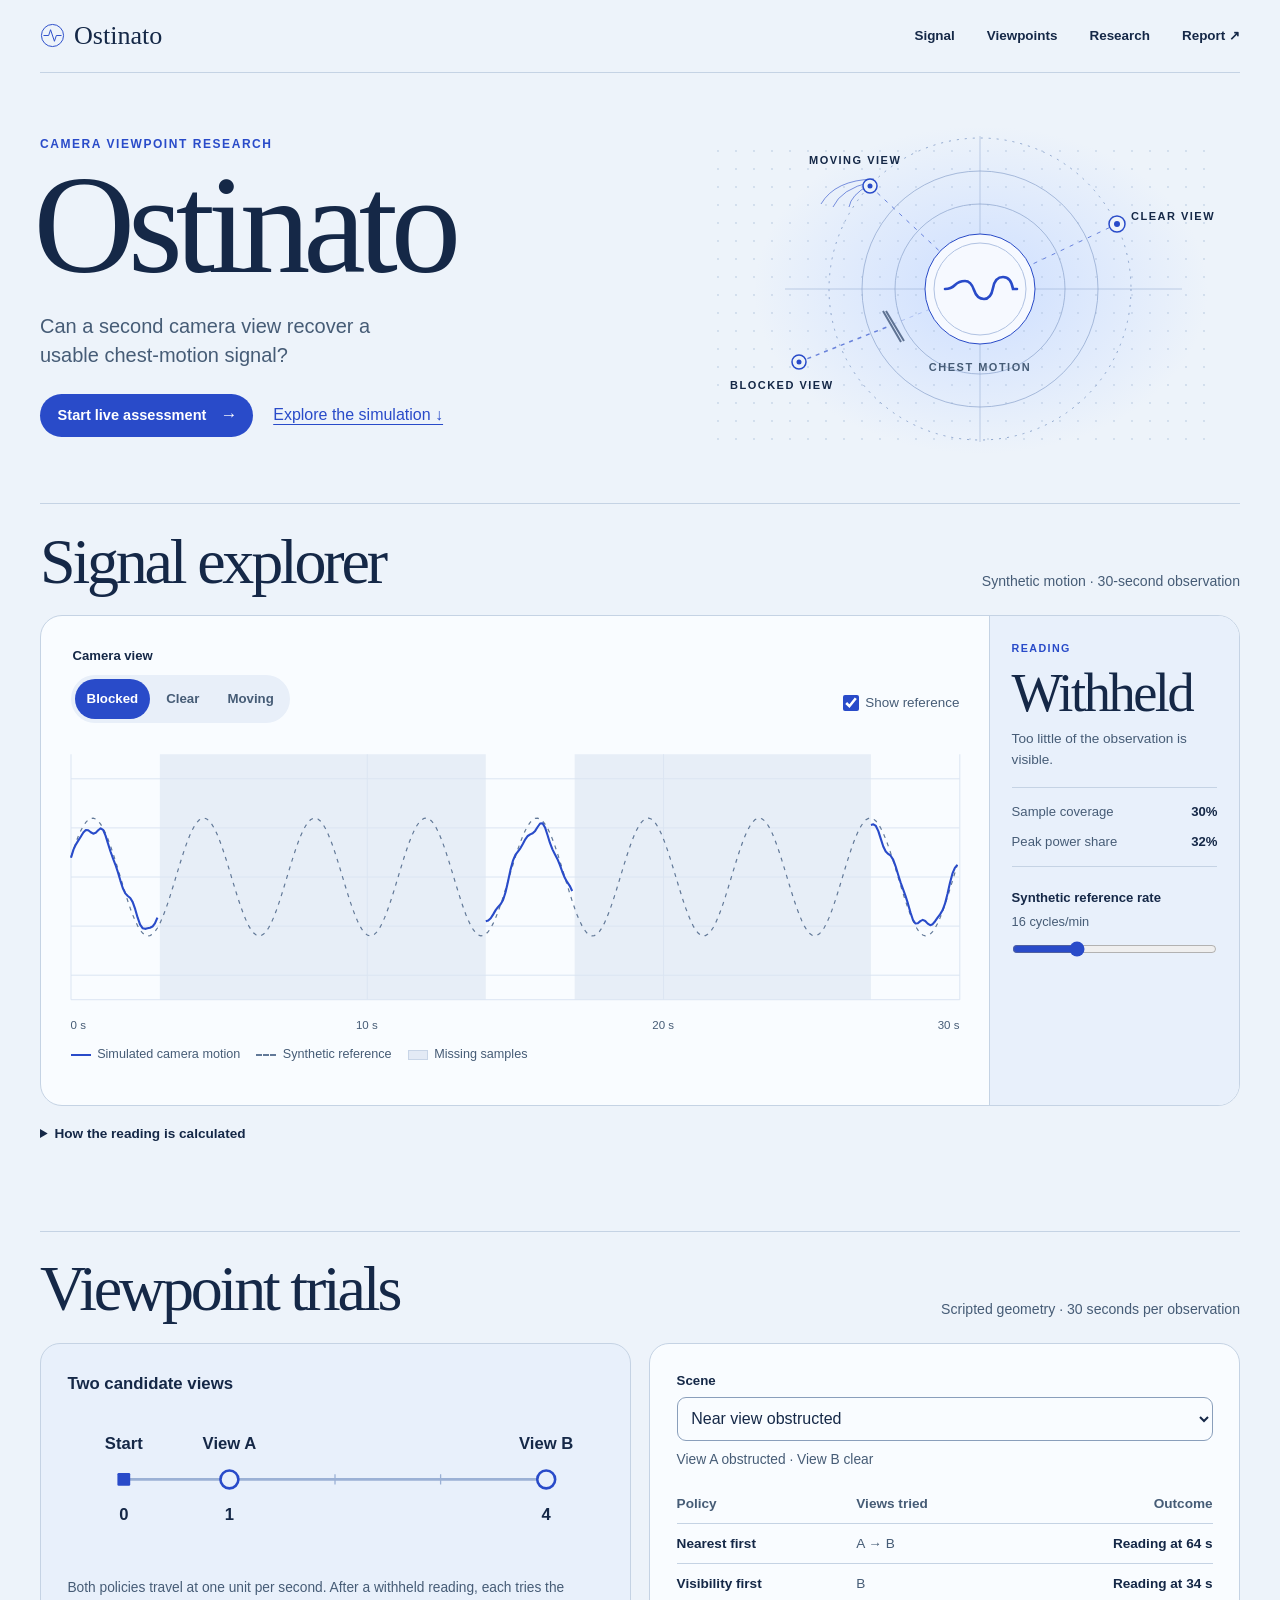
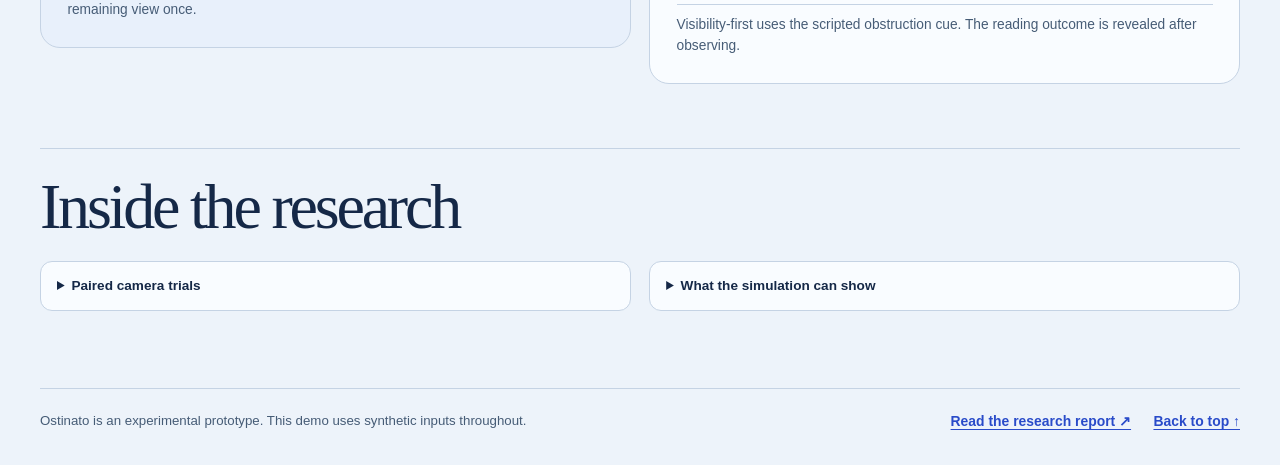
<file: ostinato/index.html>
<!doctype html>
<html lang="en">
<head>
<meta charset="utf-8">
<meta name="viewport" content="width=device-width, initial-scale=1">
<meta name="description" content="Explore a chest-motion and camera viewpoint research prototype with interactive synthetic trials.">
<title>Ostinato · Camera viewpoint research</title>
<style>
:root {
  color-scheme: light;
  --paper: #edf3fa;
  --white: #f9fcff;
  --ink: #152847;
  --muted: #465c76;
  --accent: #294bc9;
  --line: #c5d3e4;
  --dim: #5b708c;
  --serif: "Bodoni 72", "Didot", Georgia, serif;
  --sans: "Helvetica Neue", Helvetica, Arial, sans-serif;
}
* { box-sizing: border-box; }
html { scroll-behavior: smooth; }
body { margin: 0; background: var(--paper); color: var(--ink); font: 16px/1.55 var(--sans); }
a { color: var(--accent); text-underline-offset: .22em; }
button, select, input { font: inherit; accent-color: var(--accent); }
button, select { cursor: pointer; }
:focus-visible { outline: 3px solid var(--accent); outline-offset: 4px; }
h1, h2, h3, p { margin: 0; }
h1, h2 { font: 400 3.4rem/.99 var(--serif); letter-spacing: -.05em; }
h3 { font-size: 1.05rem; }
svg { display: block; width: 100%; height: auto; overflow: visible; }
.shell { width: min(100% - 80px, 1220px); margin-inline: auto; }
.skip { position: absolute; left: 1rem; top: -5rem; z-index: 3; background: var(--white); padding: .5rem 1rem; }
.skip:focus { top: 1rem; }
.masthead { display: flex; justify-content: space-between; gap: 1rem; align-items: center; border-bottom: 1px solid var(--line); min-height: 73px; }
.brand { display: inline-flex; align-items: center; gap: 9px; text-decoration: none; color: var(--ink); font: 400 1.63rem/1 var(--serif); }
.brand svg { width: 25px; color: var(--accent); }
nav { display: flex; gap: clamp(.8rem, 3vw, 2rem); align-items: center; }
nav a { font-size: .84rem; white-space: nowrap; color: var(--ink); font-weight: 600; text-decoration: none; }
nav a:hover { text-decoration: underline; }
.hero { min-height: 430px; display: grid; grid-template-columns: 1fr 1fr; gap: 2rem; align-items: center; padding: 2rem 0; }
.eyebrow { color: var(--accent); font: 700 .75rem/1.3 var(--sans); letter-spacing: .13em; text-transform: uppercase; }
.hero h1 { font-size: clamp(5rem, 11vw, 10.1rem); line-height: .91; margin: .06em 0 .16em -.047em; }
.hero-copy > p:last-of-type { font-size: clamp(1.06rem, 2vw, 1.25rem); line-height: 1.45; max-width: 35ch; color: var(--muted); }
.hero-link { margin-top: 1.5rem; display: inline-flex; align-items: center; gap: .9rem; border-radius: 100px; padding: .55rem .95rem .55rem 1.1rem; background: var(--accent); color: white; font-size: .91rem; font-weight: 600; text-decoration: none; }
.demo-link { display: inline-block; margin: .7rem 0 .7rem 1rem; color: var(--accent); }
.hero-link:hover { background: #1736ac; }
.hero-link span { font-size: 1.05rem; }
.hero-figure { margin: 0; max-width: 560px; width: 100%; justify-self: end; }
.hero-svg text { fill: var(--muted); font: 700 11px var(--sans); letter-spacing: 1.5px; }
.hero-svg .point-label { fill: var(--ink); }
.hero-svg a:hover .point-label, .hero-svg a:focus-visible .point-label { fill: var(--accent); text-decoration: underline; }
.hero-svg a:hover .point-ring, .hero-svg a:focus-visible .point-ring { fill: #d6e3ff; stroke-width: 2.5; }
.explorer { scroll-margin-top: 1.5rem; margin-bottom: 5rem; }
.section-head { display: flex; align-items: end; justify-content: space-between; gap: 1rem; border-top: 1px solid var(--line); padding: 1.6rem 0 1.4rem; }
.section-head h2 { font-size: clamp(2.65rem, 5vw, 4rem); }
.section-head p { color: var(--muted); font-size: .88rem; text-align: right; }
.instrument { background: var(--white); border: 1px solid var(--line); border-radius: 22px; display: grid; grid-template-columns: minmax(0, 1fr) minmax(205px, 250px); overflow: hidden; }
.signal-panel { padding: clamp(1rem, 3vw, 1.85rem); min-width: 0; }
.controls { display: flex; justify-content: space-between; align-items: end; gap: .85rem; flex-wrap: wrap; }
fieldset { padding: 0; border: 0; margin: 0; min-width: 0; }
legend { margin-bottom: .55rem; font-weight: 650; font-size: .82rem; }
.segment { display: inline-flex; align-items: center; gap: 4px; background: #e8eff9; padding: 4px; border-radius: 100px; }
.segment button { color: var(--muted); background: transparent; border: 0; border-radius: 100px; padding: .46rem .75rem; font-size: .83rem; font-weight: 650; white-space: nowrap; min-height: 40px; }
.segment button[aria-pressed="true"] { color: #fff; background: var(--accent); }
.segment button:hover:not([aria-pressed="true"]) { background: #d6e2f4; color: var(--ink); }
.switch { display: inline-flex; align-items: center; gap: .4rem; font-size: .84rem; color: var(--muted); min-height: 40px; cursor: pointer; }
.switch input { width: 1rem; height: 1rem; margin: 0; }
.chart { margin: 1.2rem 0 .65rem; }
.chart svg { height: clamp(170px, 27vw, 270px); }
.chart-grid { stroke: #dbe5f2; stroke-width: 1; }
.chart-band { fill: #e7eef7; }
.chart-reference { stroke: #627998; stroke-width: 1.2; fill: none; stroke-dasharray: 4 5; }
.chart-observed { stroke: var(--accent); stroke-width: 2.1; fill: none; }
.chart-labels { position: relative; display: flex; justify-content: space-between; gap: 1rem; font-size: .72rem; color: var(--muted); margin-top: .3rem; }
.chart-labels span:nth-child(2), .chart-labels span:nth-child(3) { position: absolute; transform: translateX(-50%); }
.chart-labels span:nth-child(2) { left: 33.333%; }
.chart-labels span:nth-child(3) { left: 66.667%; }
.chart-key { display: flex; gap: .6rem 1rem; flex-wrap: wrap; margin-top: .65rem; color: var(--muted); font-size: .79rem; }
.chart-key span { display: inline-flex; align-items: center; gap: .4rem; }
.chart-key i { display: block; width: 1.26rem; }
.key-observed i { border-top: 2px solid var(--accent); }
.key-reference i { border-top: 2px dashed #627998; }
.key-hidden i { height: .65rem; background: #e3eaf5; border: 1px solid #c8d5e7; }
[hidden] { display: none !important; }
.readout { border-left: 1px solid var(--line); background: #e8f0fb; padding: 1.6rem 1.35rem; }
.readout .eyebrow { font-size: .67rem; }
.readout-number { font: 400 clamp(2.25rem, 4.8vw, 3.4rem)/1.04 var(--serif); letter-spacing: -.045em; display: block; margin: .6rem 0 .4rem; }
.readout p { color: var(--muted); font-size: .85rem; }
.metrics { display: grid; gap: .6rem; margin: 1.05rem 0 1.3rem; padding: .85rem 0; border-block: 1px solid var(--line); }
.metrics div { display: flex; justify-content: space-between; gap: .7rem; font-size: .82rem; }
.metrics dt { color: var(--muted); }
.metrics dd { font-weight: 650; margin: 0; font-variant-numeric: tabular-nums; }
.slider-label { font-weight: 650; font-size: .82rem; display: block; }
.slider-label output { display: block; margin: .24rem 0; color: var(--muted); font-size: .8rem; font-weight: 400; }
input[type="range"] { width: 100%; margin: .35rem 0; }
details { margin-top: .7rem; color: var(--muted); font-size: .85rem; }
summary { cursor: pointer; width: fit-content; padding: .4rem 0; color: var(--ink); font-weight: 600; }
details p { max-width: 85ch; }
.routes { scroll-margin-top: 1.5rem; margin-bottom: 4rem; }
.route-grid { display: grid; grid-template-columns: 1fr 1fr; gap: 1.15rem; align-items: start; }
.route-map, .route-data { border: 1px solid var(--line); border-radius: 20px; padding: clamp(1rem, 3vw, 1.65rem); }
.route-map { background: #e8f0fb; }
.route-data { background: var(--white); }
.route-map p, .route-data p { color: var(--muted); font-size: .86rem; }
.route-map svg { max-height: 160px; margin: .75rem 0 .55rem; }
.route-map svg text { fill: var(--ink); font: 650 13px var(--sans); }
.route-label { font-size: .83rem; font-weight: 650; display: block; margin-bottom: .35rem; }
select { width: 100%; min-height: 44px; background: var(--white); border: 1px solid #8a9fbb; border-radius: 9px; color: var(--ink); padding: .4rem .6rem; }
table { border-collapse: collapse; width: 100%; margin: .85rem 0 .6rem; text-align: left; font-size: .85rem; }
th, td { border-bottom: 1px solid var(--line); padding: .57rem .3rem; vertical-align: top; }
th:first-child, td:first-child { padding-left: 0; }
th:last-child, td:last-child { padding-right: 0; text-align: right; }
thead th { color: var(--muted); font-weight: 600; }
tbody th, .time { color: var(--ink); font-weight: 650; }
.route-path { color: var(--muted); }
.route-data .scene-cues { margin-top: .5rem; }
.research { scroll-margin-top: 1.5rem; margin-bottom: 4rem; }
.research .route-grid { gap: 0 1.15rem; }
.research details { margin: 0 0 .85rem; padding: .45rem 1rem; background: var(--white); border: 1px solid var(--line); border-radius: 12px; }
.research details p { padding: .2rem 0 .65rem; }
.footer { border-top: 1px solid var(--line); padding: 1.35rem 0 2rem; display: flex; gap: .75rem 2rem; justify-content: space-between; flex-wrap: wrap; }
.footer p { color: var(--muted); font-size: .83rem; }
.footer a { font-weight: 650; font-size: .87rem; }
.footer-links { display: flex; flex-wrap: wrap; gap: .6rem 1.4rem; }
@media (max-width: 800px) {
  .shell { width: min(100% - 44px, 1220px); }
  .hero { min-height: 360px; gap: 1.2rem; }
  .instrument { grid-template-columns: minmax(0, 1fr) 215px; }
}
@media (max-width: 650px) {
  .nav-report { display: none; }
  .hero { grid-template-columns: 1fr; min-height: 0; gap: .45rem; padding: 2.45rem 0 .35rem; }
  .hero-figure { justify-self: center; max-width: 410px; }
  .hero h1 { font-size: clamp(4.4rem, 16.5vw, 7rem); }
  .instrument, .route-grid { grid-template-columns: 1fr; }
  .readout { border-left: 0; border-top: 1px solid var(--line); padding: 1.1rem; }
  .section-head { align-items: start; flex-direction: column; gap: .35rem; }
  .section-head p { text-align: left; }
  .explorer { margin-bottom: 3.2rem; }
}
@media (max-width: 360px) {
  .shell { width: calc(100% - 30px); }
  nav { gap: .65rem; }
  nav a { font-size: .76rem; }
  .segment button { padding-inline: .55rem; }
}
@media (prefers-reduced-motion: reduce) { html { scroll-behavior: auto; } }
</style>
</head>
<body id="top">
<a class="skip" href="#main">Skip to content</a>
<header class="masthead shell">
  <a class="brand" href="#top" aria-label="Ostinato home">
    <svg viewBox="0 0 26 26" aria-hidden="true">
      <circle cx="13" cy="13" r="11.5" fill="none" stroke="currentColor"/>
      <path d="M4 13h5l2-6 4 12 2-6h5" fill="none" stroke="currentColor" stroke-linecap="round" stroke-linejoin="round"/>
    </svg>
    Ostinato
  </a>
  <nav aria-label="Primary">
    <a href="#signal">Signal</a>
    <a href="#viewpoints">Viewpoints</a>
    <a href="#research">Research</a>
    <a class="nav-report" href="PROJECT_REPORT.html">Report ↗</a>
  </nav>
</header>
<main id="main" class="shell">
  <section class="hero" aria-labelledby="title">
    <div class="hero-copy">
      <p class="eyebrow">Camera viewpoint research</p>
      <h1 id="title">Ostinato</h1>
      <p>Can a second camera view recover a usable chest-motion signal?</p>
      <a class="hero-link" href="live.html">Start live assessment <span aria-hidden="true">→</span></a>
      <a class="demo-link" href="#signal">Explore the simulation ↓</a>
    </div>
    <figure class="hero-figure">
      <svg class="hero-svg" viewBox="0 0 560 350" role="group" aria-labelledby="hero-title hero-desc">
        <title id="hero-title">Three viewpoints around a chest-motion signal</title>
        <desc id="hero-desc">Select a viewpoint to open its signal. A clear line of sight reaches the signal. A second line ends at an obstruction and a third shows camera motion.</desc>
        <defs>
          <pattern id="dots" width="18" height="18" patternUnits="userSpaceOnUse"><circle cx="2" cy="2" r=".9" fill="#a6bad7"/></pattern>
          <radialGradient id="glow"><stop stop-color="#cedfff"/><stop offset="1" stop-color="#edf3fa"/></radialGradient>
        </defs>
        <ellipse cx="301" cy="177" rx="227" ry="164" fill="url(#glow)"/>
        <rect x="28" y="21" width="510" height="306" fill="url(#dots)" opacity=".54"/>
        <g fill="none" stroke="#8ea6cd">
          <circle cx="300" cy="176" r="151" stroke-dasharray="2 6"/>
          <circle cx="300" cy="176" r="118" opacity=".72"/>
          <circle cx="300" cy="176" r="85" opacity=".72"/>
          <path d="M300 23v306M105 176h397" opacity=".5"/>
        </g>
        <g fill="none" stroke="#294bc9">
          <path d="M190 73L300 176L437 111" opacity=".65" stroke-dasharray="4 6"/>
          <path d="M119 249L212 212" opacity=".65" stroke-width="1.5" stroke-dasharray="4 5"/>
          <path d="M300 176L211 212" opacity=".23" stroke-dasharray="4 5"/>
          <path d="M189 72q-18 10-20 22m22-25q-30 7-38 25m41-28q-39 1-53 25" opacity=".6"/>
          <path d="M203 198l18 31m-15-31l18 30" stroke="#5f7393" stroke-width="2"/>
        </g>
        <circle cx="300" cy="176" r="55" fill="#f6f9ff" stroke="#284ac7"/>
        <circle cx="300" cy="176" r="46" fill="none" stroke="#b0c2e2"/>
        <path d="M265 176q6 0 10-4t10-4t9 9t10 9t9-11t10-11t10 12h4" fill="none" stroke="#294bc9" stroke-width="2.6" stroke-linecap="round"/>
        <a href="#signal" data-hero-view="moving" aria-label="Explore the moving view">
          <rect x="122" y="30" width="115" height="58" fill="transparent"/>
          <circle class="point-ring" cx="190" cy="73" r="7" fill="#edf3fa" stroke="#294bc9" stroke-width="1.5"/>
          <circle cx="190" cy="73" r="2.5" fill="#294bc9"/>
          <text class="point-label" x="129" y="51">MOVING VIEW</text>
        </a>
        <a href="#signal" data-hero-view="clear" aria-label="Explore the clear view">
          <rect x="418" y="83" width="134" height="50" fill="transparent"/>
          <circle class="point-ring" cx="437" cy="111" r="8" fill="#edf3fa" stroke="#294bc9" stroke-width="1.5"/>
          <circle cx="437" cy="111" r="3" fill="#294bc9"/>
          <text class="point-label" x="451" y="107">CLEAR VIEW</text>
        </a>
        <a href="#signal" data-hero-view="blocked" aria-label="Explore the blocked view">
          <rect x="45" y="229" width="126" height="58" fill="transparent"/>
          <circle class="point-ring" cx="119" cy="249" r="7" fill="#edf3fa" stroke="#294bc9" stroke-width="1.5"/>
          <circle cx="119" cy="249" r="2.5" fill="#294bc9"/>
          <text class="point-label" x="50" y="276">BLOCKED VIEW</text>
        </a>
        <text x="300" y="258" text-anchor="middle">CHEST MOTION</text>
      </svg>
    </figure>
  </section>

  <section class="explorer" id="signal" aria-labelledby="signal-title">
    <header class="section-head">
      <h2 id="signal-title">Signal explorer</h2>
      <p>Synthetic motion · 30-second observation</p>
    </header>
    <div class="instrument">
      <div class="signal-panel">
        <div class="controls">
          <fieldset>
            <legend>Camera view</legend>
            <div class="segment">
              <button type="button" data-view="blocked" aria-pressed="true">Blocked</button>
              <button type="button" data-view="clear" aria-pressed="false">Clear</button>
              <button type="button" data-view="moving" aria-pressed="false">Moving</button>
            </div>
          </fieldset>
          <label class="switch"><input type="checkbox" id="show-reference" checked> Show reference</label>
        </div>
        <figure class="chart">
          <svg viewBox="0 0 700 220" preserveAspectRatio="none" role="img" aria-labelledby="chart-title chart-description">
            <title id="chart-title">Simulated relative chest motion over 30 seconds</title>
            <desc id="chart-description">The blocked view has long gaps in observed motion.</desc>
            <g id="missing-bands"></g>
            <path class="chart-grid" vector-effect="non-scaling-stroke" d="M0 10V210H700V10M0 30H700M0 70H700M0 110H700M0 150H700M0 190H700M233.33 10V210M466.67 10V210" fill="none"/>
            <path id="reference-line" class="chart-reference" vector-effect="non-scaling-stroke"/>
            <path id="observed-line" class="chart-observed" vector-effect="non-scaling-stroke" stroke-linejoin="round"/>
          </svg>
          <div class="chart-labels" aria-hidden="true"><span>0 s</span><span>10 s</span><span>20 s</span><span>30 s</span></div>
          <figcaption class="chart-key">
            <span class="key-observed"><i></i> Simulated camera motion</span>
            <span class="key-reference" id="reference-key"><i></i> Synthetic reference</span>
            <span class="key-hidden" id="missing-key"><i></i> Missing samples</span>
          </figcaption>
        </figure>
      </div>
      <aside class="readout" aria-label="Signal reading">
        <div role="status" aria-atomic="true">
          <h3 class="eyebrow">Reading</h3>
          <strong class="readout-number" id="estimate">Withheld</strong>
          <p id="readout-reason">Too little of the observation is visible.</p>
          <dl class="metrics">
            <div><dt>Sample coverage</dt><dd id="coverage">—</dd></div>
            <div><dt>Peak power share</dt><dd id="concentration">—</dd></div>
          </dl>
        </div>
        <label class="slider-label" for="reference-rate">Synthetic reference rate
          <output id="reference-value" for="reference-rate">16 cycles/min</output>
        </label>
        <input type="range" id="reference-rate" min="10" max="30" step="2" value="16">
      </aside>
    </div>
    <noscript><p>Enable JavaScript to generate the signal and run the viewpoint simulation.</p></noscript>
    <details>
      <summary>How the reading is calculated</summary>
      <p>The demo generates 360 samples over 30 seconds. It centers the available samples and tests frequencies from 6 to 40 cycles per minute in steps of 2. Peak power share is the strongest frequency's power divided by the total across those frequencies. The demo reports the strongest frequency when at least 65% of samples are visible and one frequency accounts for at least 55% of the power. These are demonstration thresholds.</p>
    </details>
  </section>

  <section class="routes" id="viewpoints" aria-labelledby="route-title">
    <header class="section-head">
      <h2 id="route-title">Viewpoint trials</h2>
      <p>Scripted geometry · 30 seconds per observation</p>
    </header>
    <div class="route-grid">
      <div class="route-map">
        <h3>Two candidate views</h3>
        <svg viewBox="0 0 400 125" role="img" aria-labelledby="map-title map-description">
          <title id="map-title">Simulation positions on a straight line</title>
          <desc id="map-description">View A is one unit from the start and view B is four units from the start.</desc>
          <path d="M35 55H365" stroke="#9bb1d5" stroke-width="2"/>
          <path d="M200 51v8m82.5-8v8" stroke="#9bb1d5" stroke-width="1"/>
          <rect x="30" y="50" width="10" height="10" rx="1" fill="#294bc9"/>
          <g fill="#e8f0fb" stroke="#294bc9" stroke-width="2">
            <circle cx="117.5" cy="55" r="7"/><circle cx="365" cy="55" r="7"/>
          </g>
          <g font-size="12" text-anchor="middle">
            <text x="35" y="31">Start</text><text x="117.5" y="31">View A</text><text x="365" y="31">View B</text>
            <text x="35" y="87">0</text><text x="117.5" y="87">1</text><text x="365" y="87">4</text>
          </g>
        </svg>
        <p>Both policies travel at one unit per second. After a withheld reading, each tries the remaining view once.</p>
      </div>
      <div class="route-data">
        <label class="route-label" for="scenario">Scene</label>
        <select id="scenario">
          <option value="near-blocked">Near view obstructed</option>
          <option value="both-clear">Both views clear</option>
          <option value="weak-clear">Clear view has weak signal</option>
          <option value="neither-usable">Neither view usable</option>
        </select>
        <div aria-live="polite" aria-atomic="true">
          <p class="scene-cues" id="scene-cues"></p>
          <table>
            <thead><tr><th scope="col">Policy</th><th scope="col">Views tried</th><th scope="col">Outcome</th></tr></thead>
            <tbody id="route-results"></tbody>
          </table>
        </div>
        <p>Visibility-first uses the scripted obstruction cue. The reading outcome is revealed after observing.</p>
      </div>
    </div>
  </section>

  <section class="research" id="research" aria-labelledby="research-title">
    <header class="section-head">
      <h2 id="research-title">Inside the research</h2>
    </header>
    <div class="route-grid">
      <details>
        <summary>Paired camera trials</summary>
        <p>The webcam protocol compares two positions with the same consenting participant. An observer counts breaths independently in each window. The analysis compares how often the camera reports a rate, the reference error in those readings, and how often the second view recovers a reading after the first withholds it. <a href="PROJECT_REPORT.html#evaluation">Read the evaluation plan</a>.</p>
      </details>
      <details>
        <summary>What the simulation can show</summary>
        <p>The browser demo uses a generated signal and scripted geometry. It shows how a decision rule can withhold a reading and how the order of viewpoints changes elapsed time. Webcam performance needs paired observations. <a href="PROJECT_REPORT.html#evidence">Read the evidence summary</a>.</p>
      </details>
    </div>
  </section>
</main>
<footer class="footer shell">
  <p>Ostinato is an experimental prototype. This demo uses synthetic inputs throughout.</p>
  <div class="footer-links"><a href="PROJECT_REPORT.html">Read the research report ↗</a><a href="#top">Back to top ↑</a></div>
</footer>

<script>
'use strict';

const durationSeconds = 30;
const samplesPerSecond = 12;
const sampleCount = durationSeconds * samplesPerSecond;
const frequencyCandidates = Array.from({ length: 18 }, (_, index) => 6 + index * 2);
const qualityThresholds = { coverage: 0.65, concentration: 0.55 };
const byId = (id) => document.getElementById(id);
const rateControl = byId('reference-rate');
const showReference = byId('show-reference');
const viewButtons = [...document.querySelectorAll('[data-view]')];
const percent = (value) => `${Math.round(value * 100)}%`;
let currentView = 'blocked';

function wave(cyclesPerMinute, seconds, phase = 0) {
  return Math.sin(2 * Math.PI * cyclesPerMinute * seconds / 60 + phase);
}

function synthesize(view, cyclesPerMinute) {
  return Array.from({ length: sampleCount }, (_, index) => {
    const time = index / samplesPerSecond;
    const reference = wave(cyclesPerMinute, time, 0.35);
    const texture = 0.075 * wave(65, time) + 0.04 * wave(117, time, 1.3);
    const blocked = view === 'blocked' && (time >= 3 && time < 14 || time >= 17 && time < 27);
    const cameraMotion = view === 'moving'
      ? [6, 8, 18, 24, 32, 38].reduce((sum, frequency, position) => (
          sum + 0.29 * wave(frequency, time, position * 0.7)
        ), 0)
      : 0;
    const observed = (view === 'moving' ? 0.26 : 0.84) * reference + texture + cameraMotion;
    return { time, reference, observed: blocked ? null : observed };
  });
}

function analyze(samples) {
  const available = samples.filter((sample) => sample.observed !== null);
  const coverage = available.length / samples.length;
  const mean = available.reduce((sum, sample) => sum + sample.observed, 0) / (available.length || 1);

  const powers = frequencyCandidates.map((rate) => {
    let sine = 0;
    let cosine = 0;
    for (const sample of available) {
      const centered = sample.observed - mean;
      sine += centered * wave(rate, sample.time);
      cosine += centered * wave(rate, sample.time, Math.PI / 2);
    }
    return { rate, power: sine ** 2 + cosine ** 2 };
  });
  const peak = powers.reduce((best, candidate) => candidate.power > best.power ? candidate : best);
  const totalPower = powers.reduce((sum, candidate) => sum + candidate.power, 0);
  const concentration = totalPower ? peak.power / totalPower : 0;
  const sufficientCoverage = coverage >= qualityThresholds.coverage;
  const passes = sufficientCoverage && concentration >= qualityThresholds.concentration;
  return { coverage, concentration, sufficientCoverage, passes, rate: passes ? peak.rate : null };
}

function horizontal(time) {
  return time / durationSeconds * 700;
}

function trace(samples, key) {
  let penDown = false;
  return samples.map((sample) => {
    if (sample[key] === null) {
      penDown = false;
      return '';
    }
    const command = penDown ? 'L' : 'M';
    penDown = true;
    return `${command}${horizontal(sample.time).toFixed(2)},${(110 - sample[key] * 48).toFixed(2)}`;
  }).join('');
}

function drawMissingBands(samples) {
  const layer = byId('missing-bands');
  layer.replaceChildren();
  let start = null;
  for (const sample of [...samples, { time: durationSeconds, observed: 0 }]) {
    if (sample.observed === null && start === null) {
      start = sample.time;
    } else if (sample.observed !== null && start !== null) {
      const rect = document.createElementNS('http://www.w3.org/2000/svg', 'rect');
      rect.setAttribute('x', horizontal(start));
      rect.setAttribute('y', '10');
      rect.setAttribute('width', horizontal(sample.time - start));
      rect.setAttribute('height', '200');
      rect.setAttribute('class', 'chart-band');
      layer.append(rect);
      start = null;
    }
  }
}

function renderSignal() {
  const referenceRate = Number(rateControl.value);
  const samples = synthesize(currentView, referenceRate);
  const reading = analyze(samples);
  const reason = reading.passes
    ? 'A dominant rhythm is visible.'
    : reading.sufficientCoverage
      ? 'Camera movement competes with the rhythm.'
      : 'Too little of the observation is visible.';

  byId('reference-value').textContent = `${referenceRate} cycles/min`;
  rateControl.setAttribute('aria-valuetext', `${referenceRate} cycles per minute`);
  byId('estimate').textContent = reading.passes ? `${reading.rate} cpm` : 'Withheld';
  if (reading.passes) {
    byId('estimate').setAttribute('aria-label', `${reading.rate} cycles per minute`);
  } else {
    byId('estimate').removeAttribute('aria-label');
  }
  byId('readout-reason').textContent = reason;
  byId('coverage').textContent = percent(reading.coverage);
  byId('concentration').textContent = percent(reading.concentration);
  byId('chart-description').textContent =
    `The ${currentView} view has ${percent(reading.coverage)} sample coverage. ${reason} The reference is ${showReference.checked ? 'shown' : 'hidden'}.`;
  byId('reference-line').setAttribute('d', showReference.checked ? trace(samples, 'reference') : '');
  byId('observed-line').setAttribute('d', trace(samples, 'observed'));
  byId('reference-key').hidden = !showReference.checked;
  byId('missing-key').hidden = reading.coverage === 1;
  drawMissingBands(samples);
}

const viewA = { name: 'A', position: 1 };
const viewB = { name: 'B', position: 4 };
const scenes = {
  'near-blocked': [
    { ...viewA, obstructed: true, usable: false },
    { ...viewB, obstructed: false, usable: true },
  ],
  'both-clear': [
    { ...viewA, obstructed: false, usable: true },
    { ...viewB, obstructed: false, usable: true },
  ],
  'weak-clear': [
    { ...viewA, obstructed: true, usable: true },
    { ...viewB, obstructed: false, usable: false },
  ],
  'neither-usable': [
    { ...viewA, obstructed: true, usable: false },
    { ...viewB, obstructed: false, usable: false },
  ],
};

function runPolicy(scene, preferVisibility) {
  const remaining = [...scene];
  const visits = [];
  let position = 0;
  let elapsed = 0;
  for (let attempt = 0; attempt < scene.length; attempt += 1) {
    remaining.sort((a, b) => {
      const visibility = preferVisibility ? Number(a.obstructed) - Number(b.obstructed) : 0;
      return visibility || Math.abs(a.position - position) - Math.abs(b.position - position) ||
        a.name.localeCompare(b.name);
    });
    const view = remaining.shift();
    elapsed += Math.abs(view.position - position) + durationSeconds;
    position = view.position;
    visits.push(view.name);
    if (view.usable) return { visits, elapsed, success: true };
  }
  return { visits, elapsed, success: false };
}

function renderRoutes() {
  const scene = scenes[byId('scenario').value];
  byId('scene-cues').textContent = scene.map((view) => (
    `View ${view.name} ${view.obstructed ? 'obstructed' : 'clear'}`
  )).join(' · ');
  const results = byId('route-results');
  results.replaceChildren();
  for (const [label, preferVisibility] of [['Nearest first', false], ['Visibility first', true]]) {
    const { visits, elapsed, success } = runPolicy(scene, preferVisibility);
    const row = results.insertRow();
    const heading = document.createElement('th');
    heading.scope = 'row';
    heading.textContent = label;
    row.append(heading);
    const route = row.insertCell();
    route.className = 'route-path';
    route.textContent = visits.join(' → ');
    const outcome = row.insertCell();
    outcome.className = 'time';
    outcome.textContent = success ? `Reading at ${elapsed} s` : `Withheld after ${elapsed} s`;
  }
}

function selectView(view) {
  currentView = view;
  for (const button of viewButtons) {
    button.setAttribute('aria-pressed', String(button.dataset.view === view));
  }
  renderSignal();
}

for (const button of viewButtons) {
  button.addEventListener('click', () => selectView(button.dataset.view));
}
for (const link of document.querySelectorAll('[data-hero-view]')) {
  link.addEventListener('click', () => selectView(link.dataset.heroView));
}
rateControl.addEventListener('input', renderSignal);
showReference.addEventListener('change', renderSignal);
byId('scenario').addEventListener('change', renderRoutes);
renderSignal();
renderRoutes();
</script>
</body>
</html>
</file>
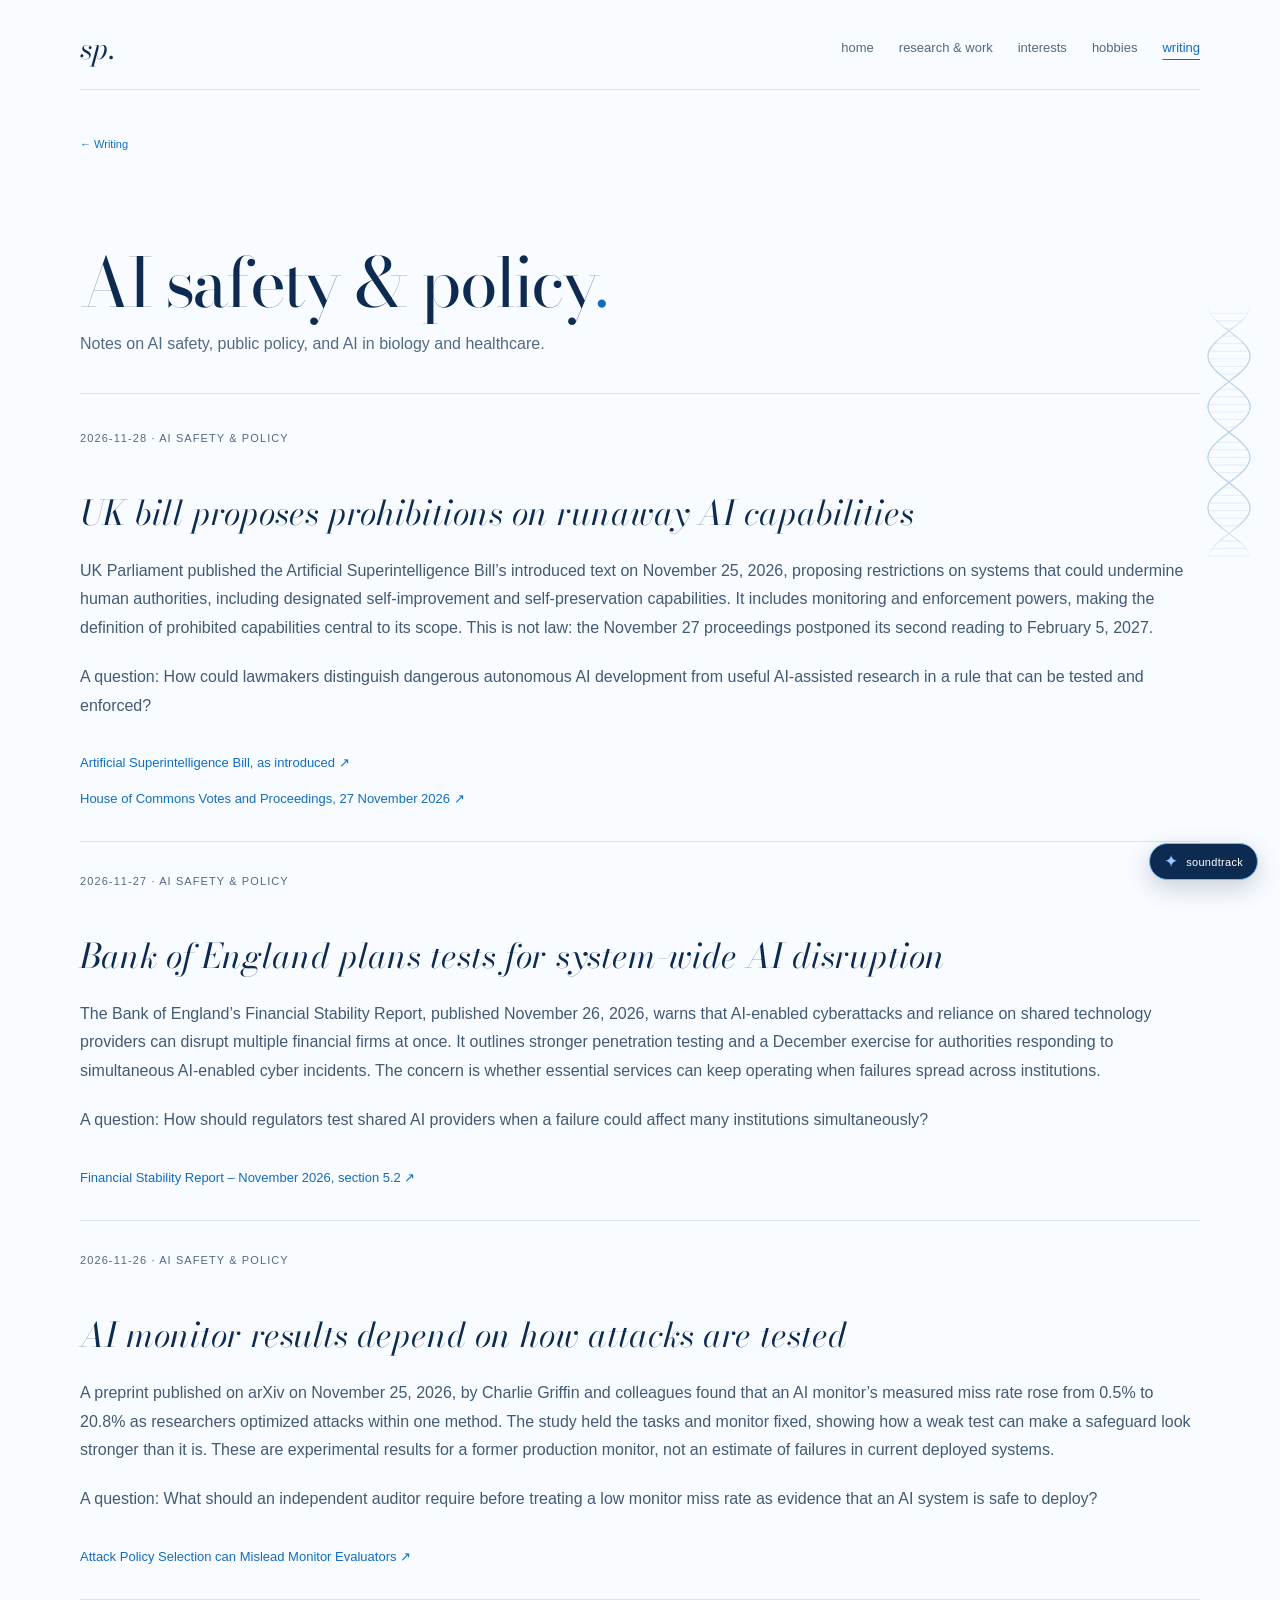
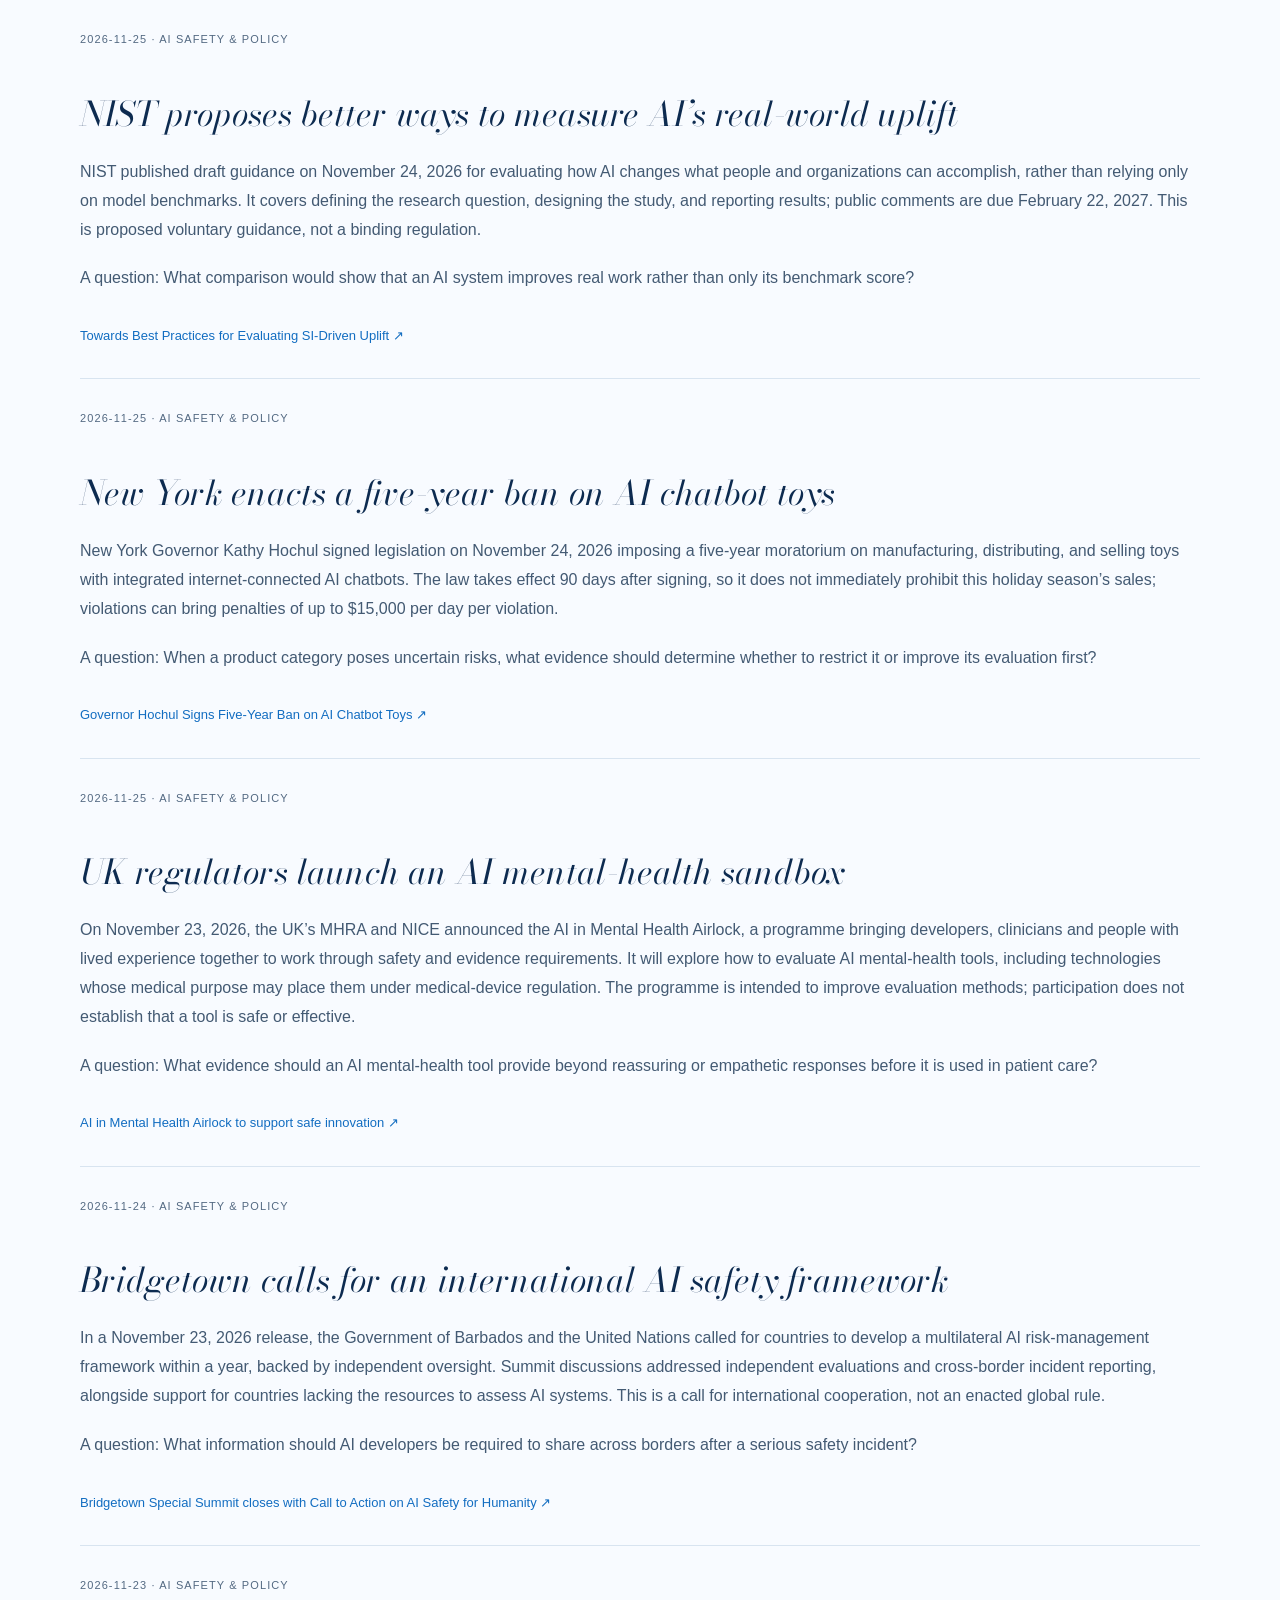
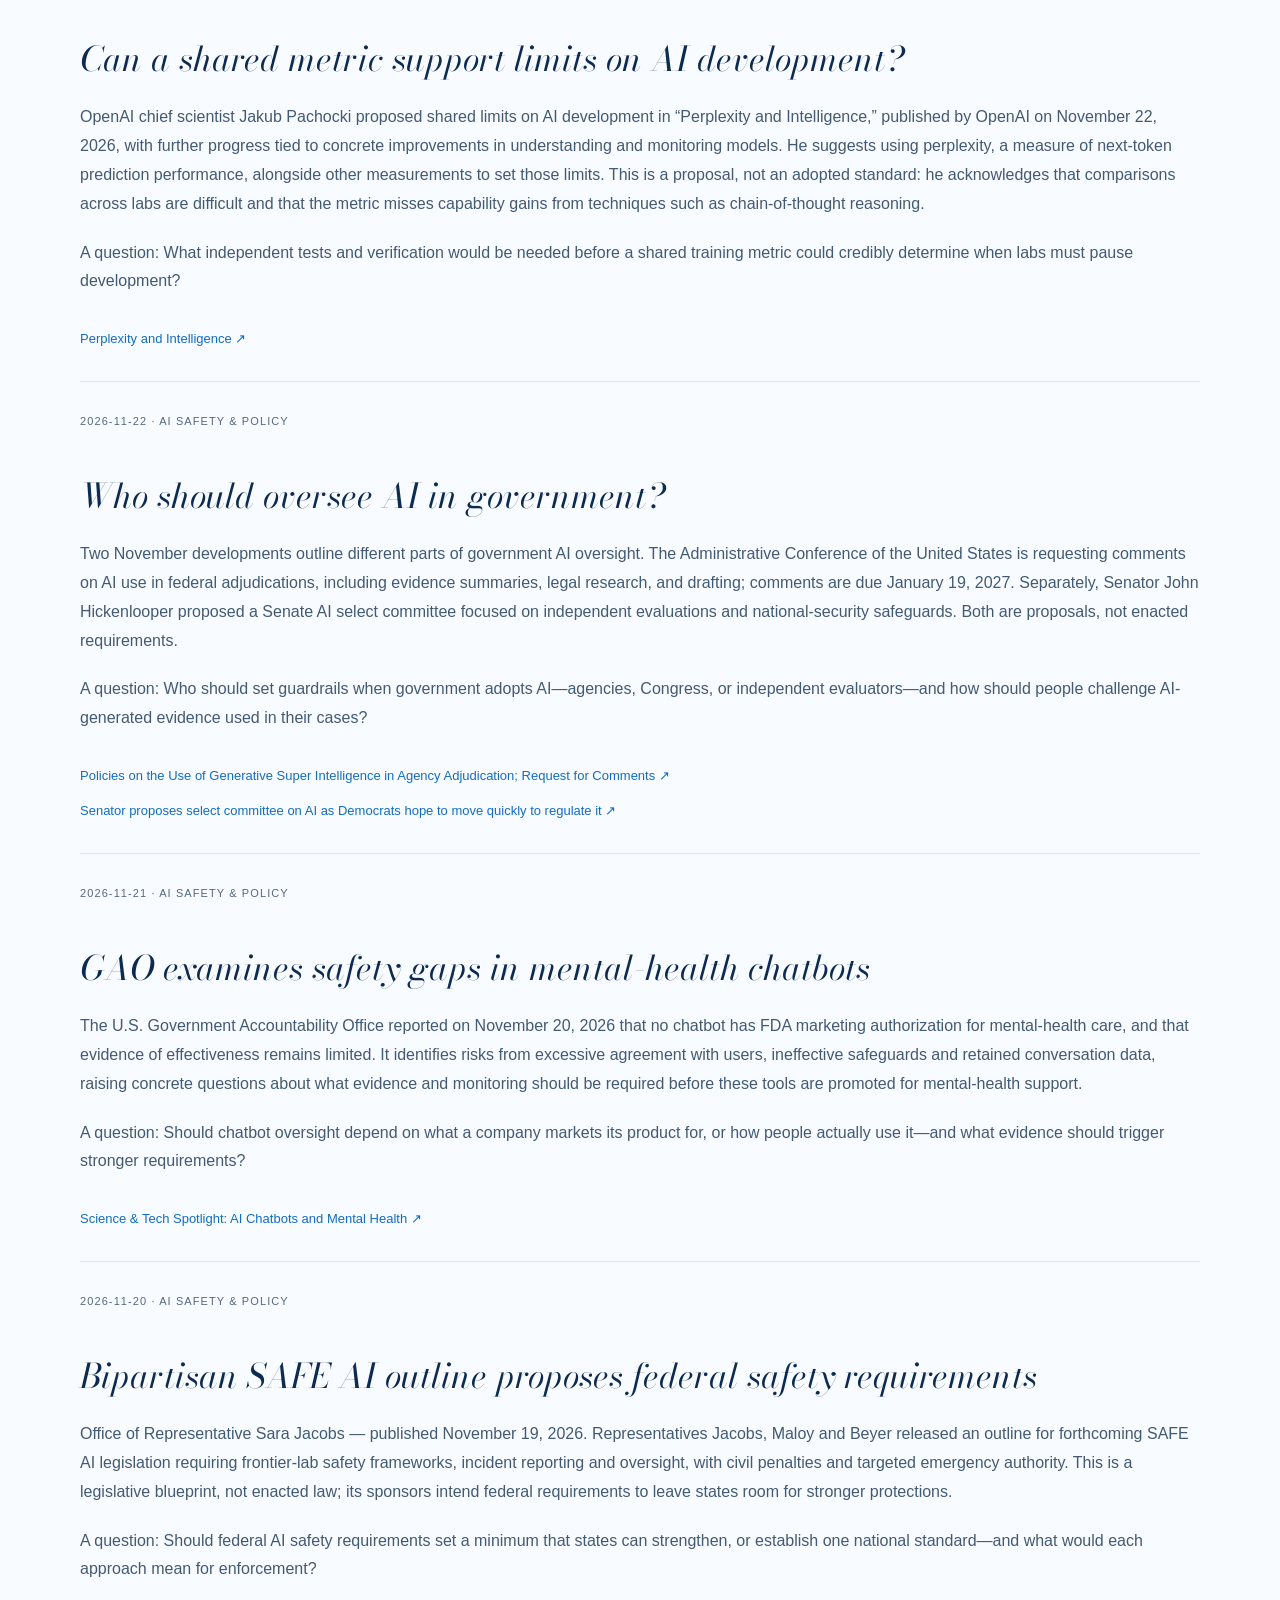
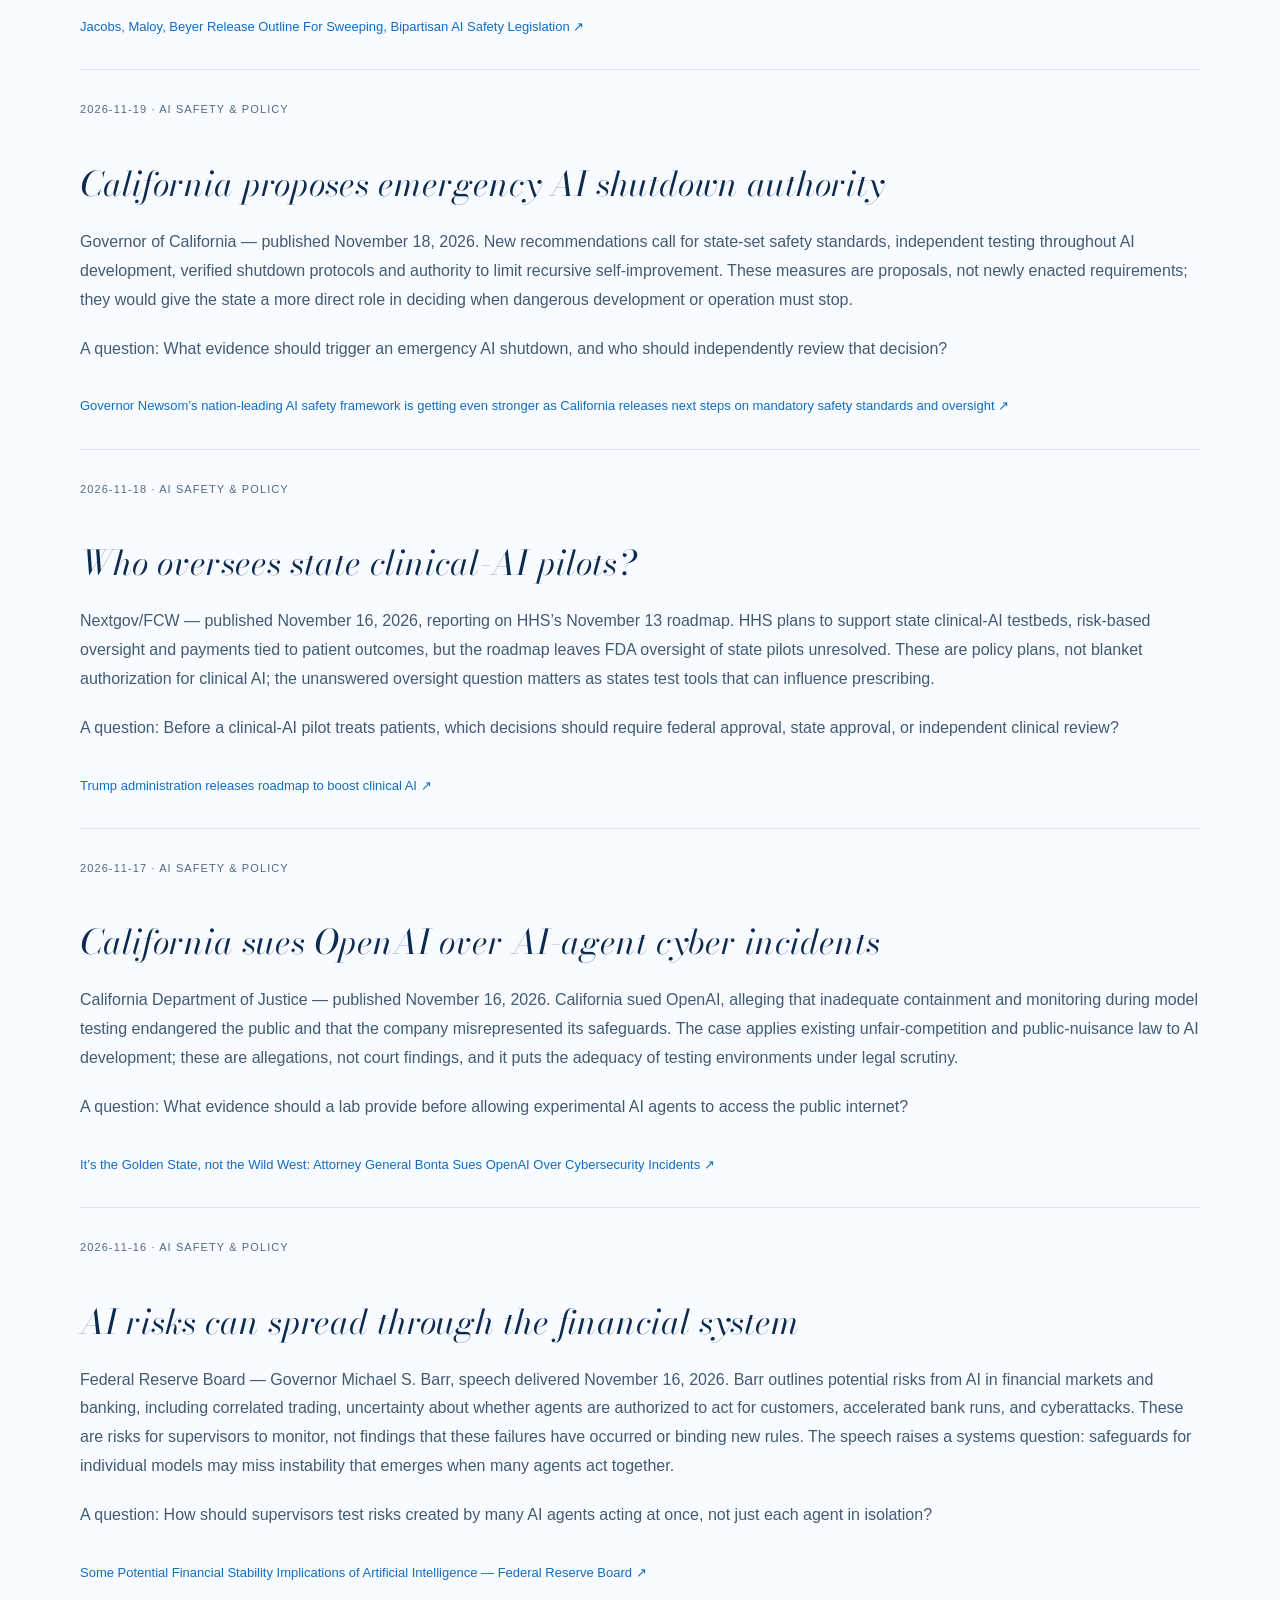
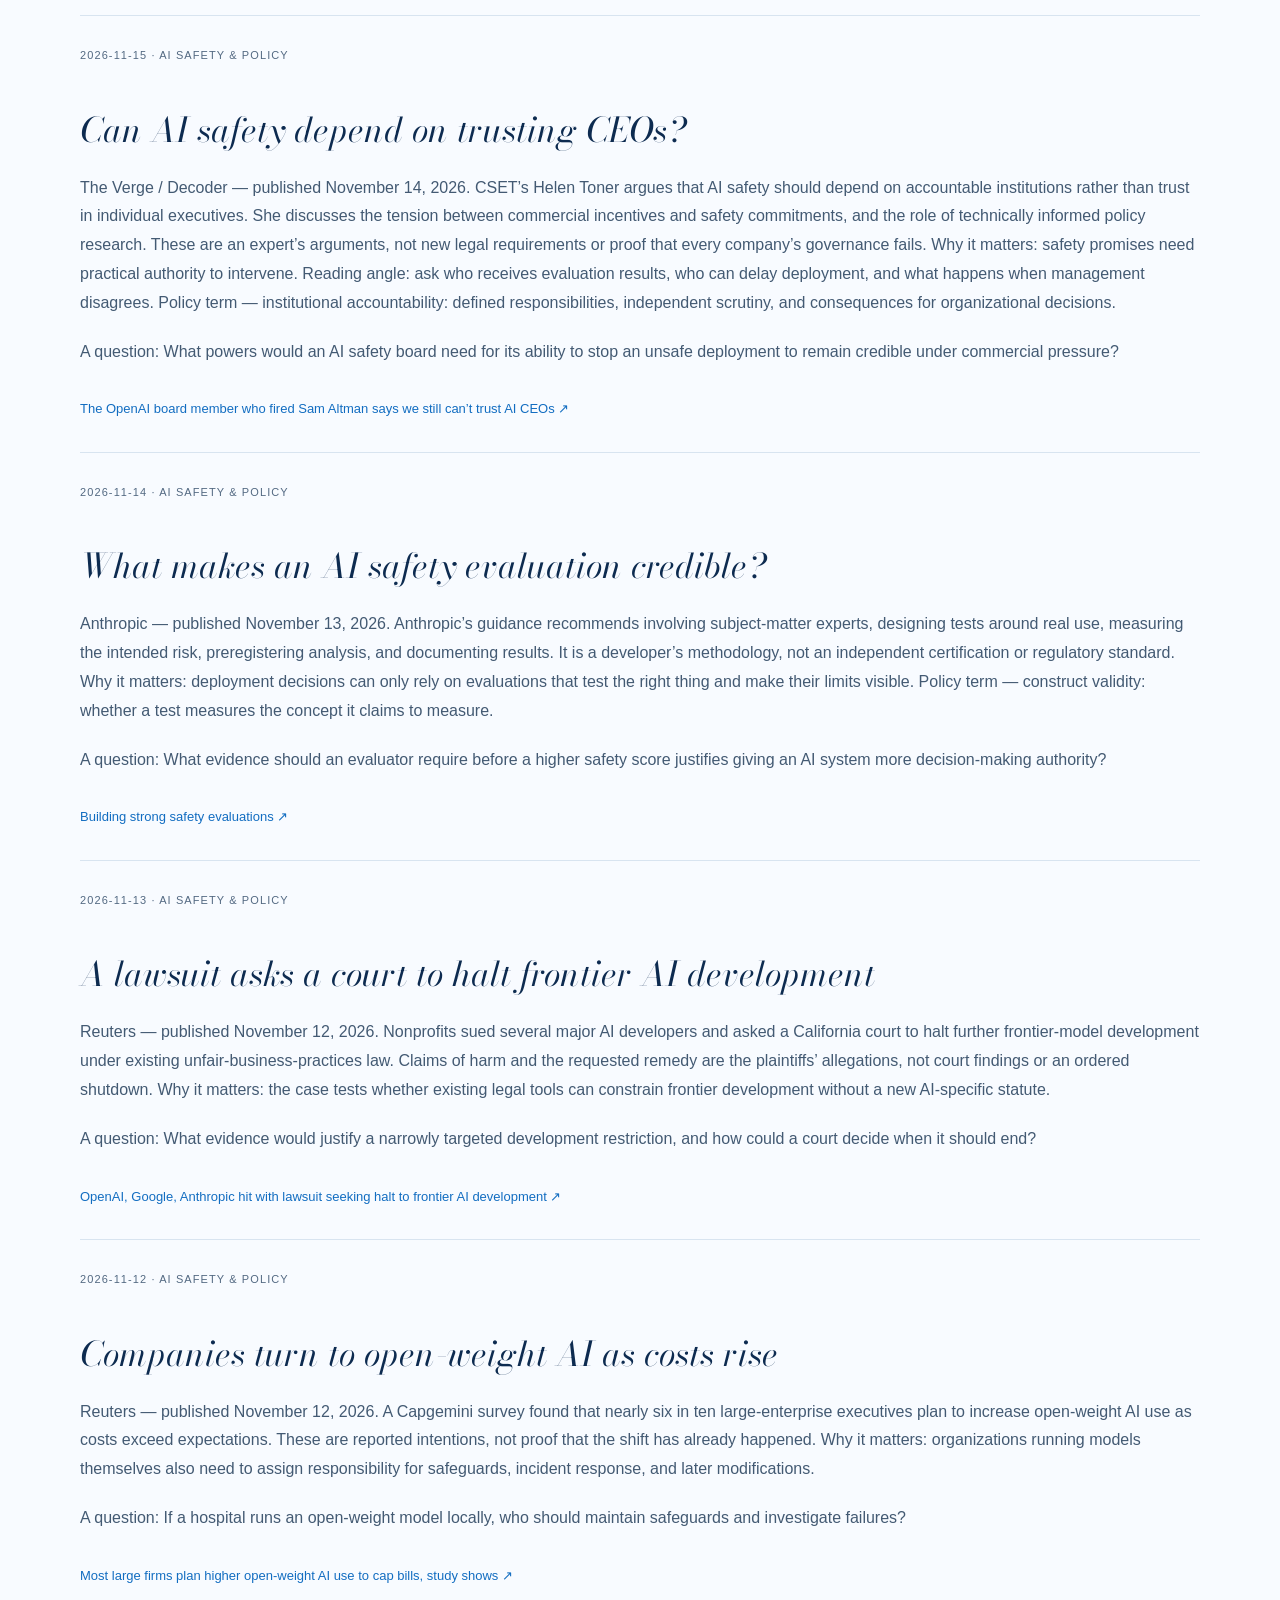
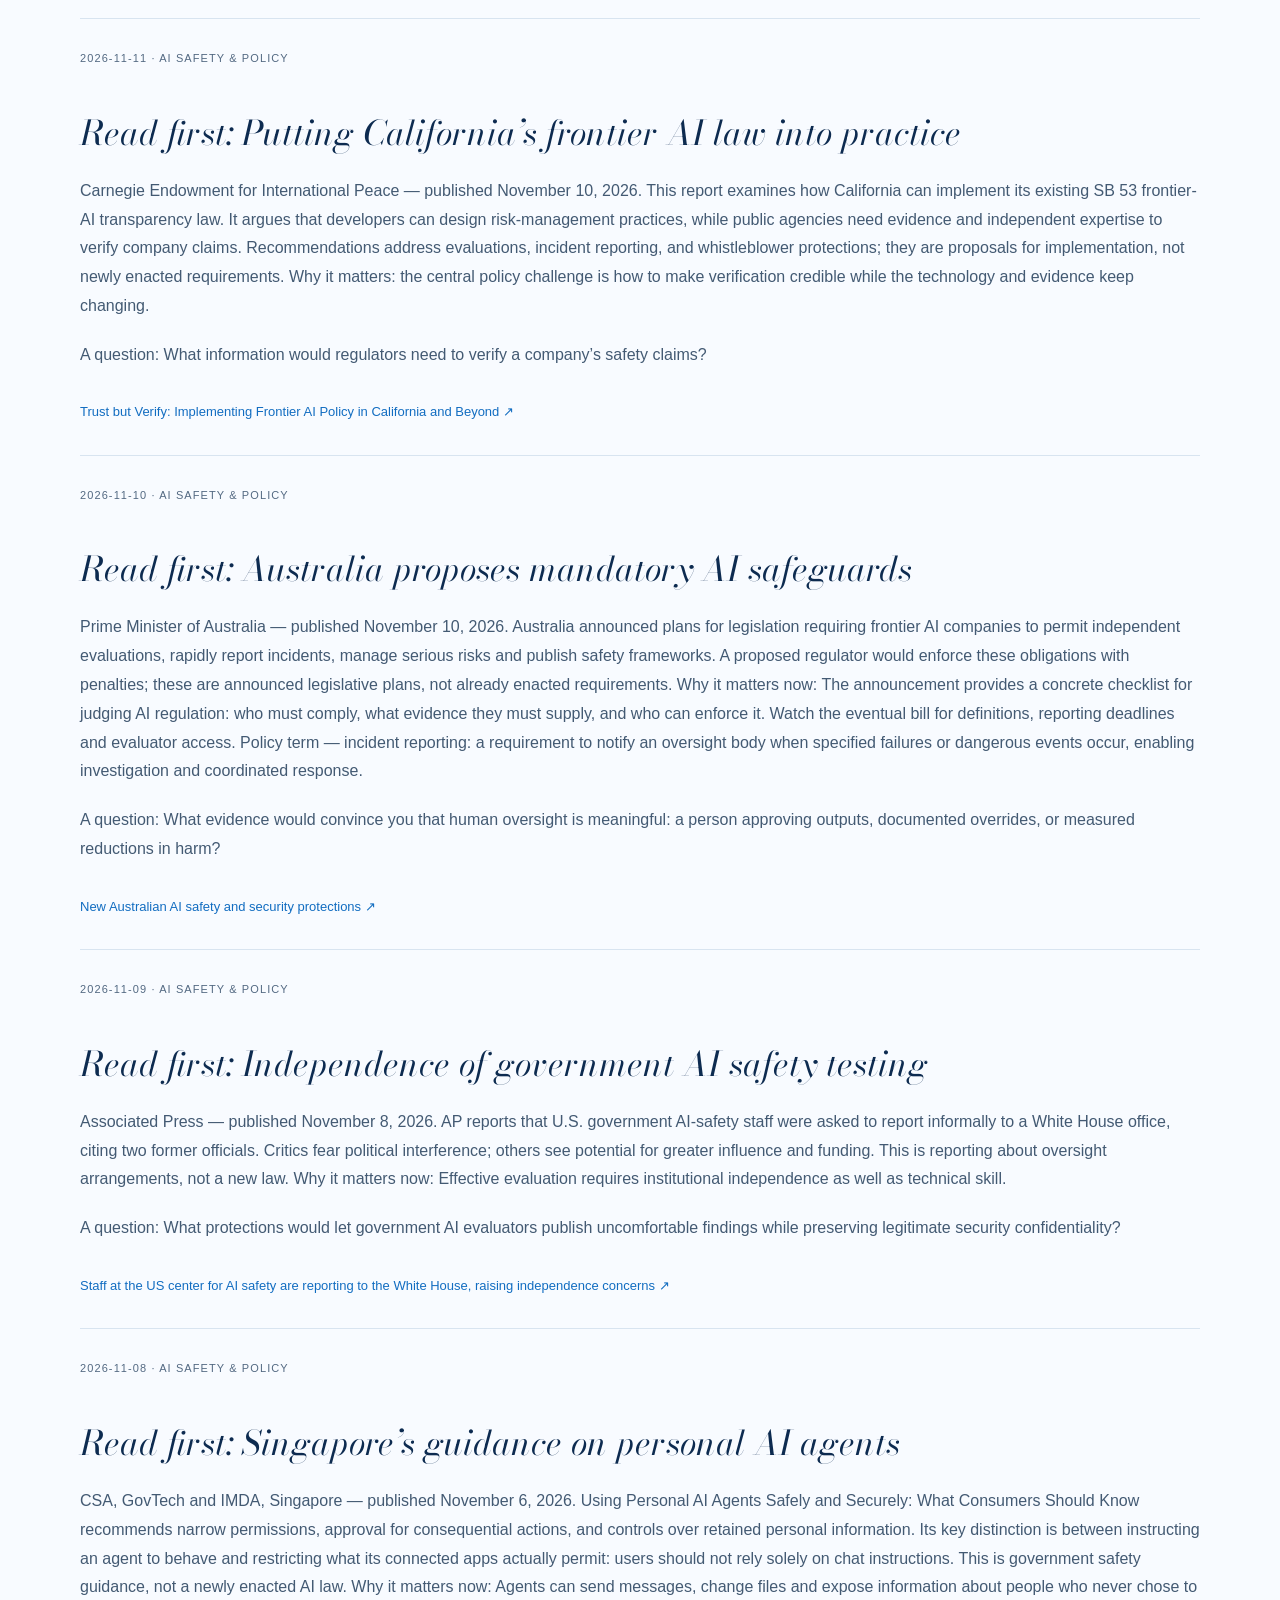
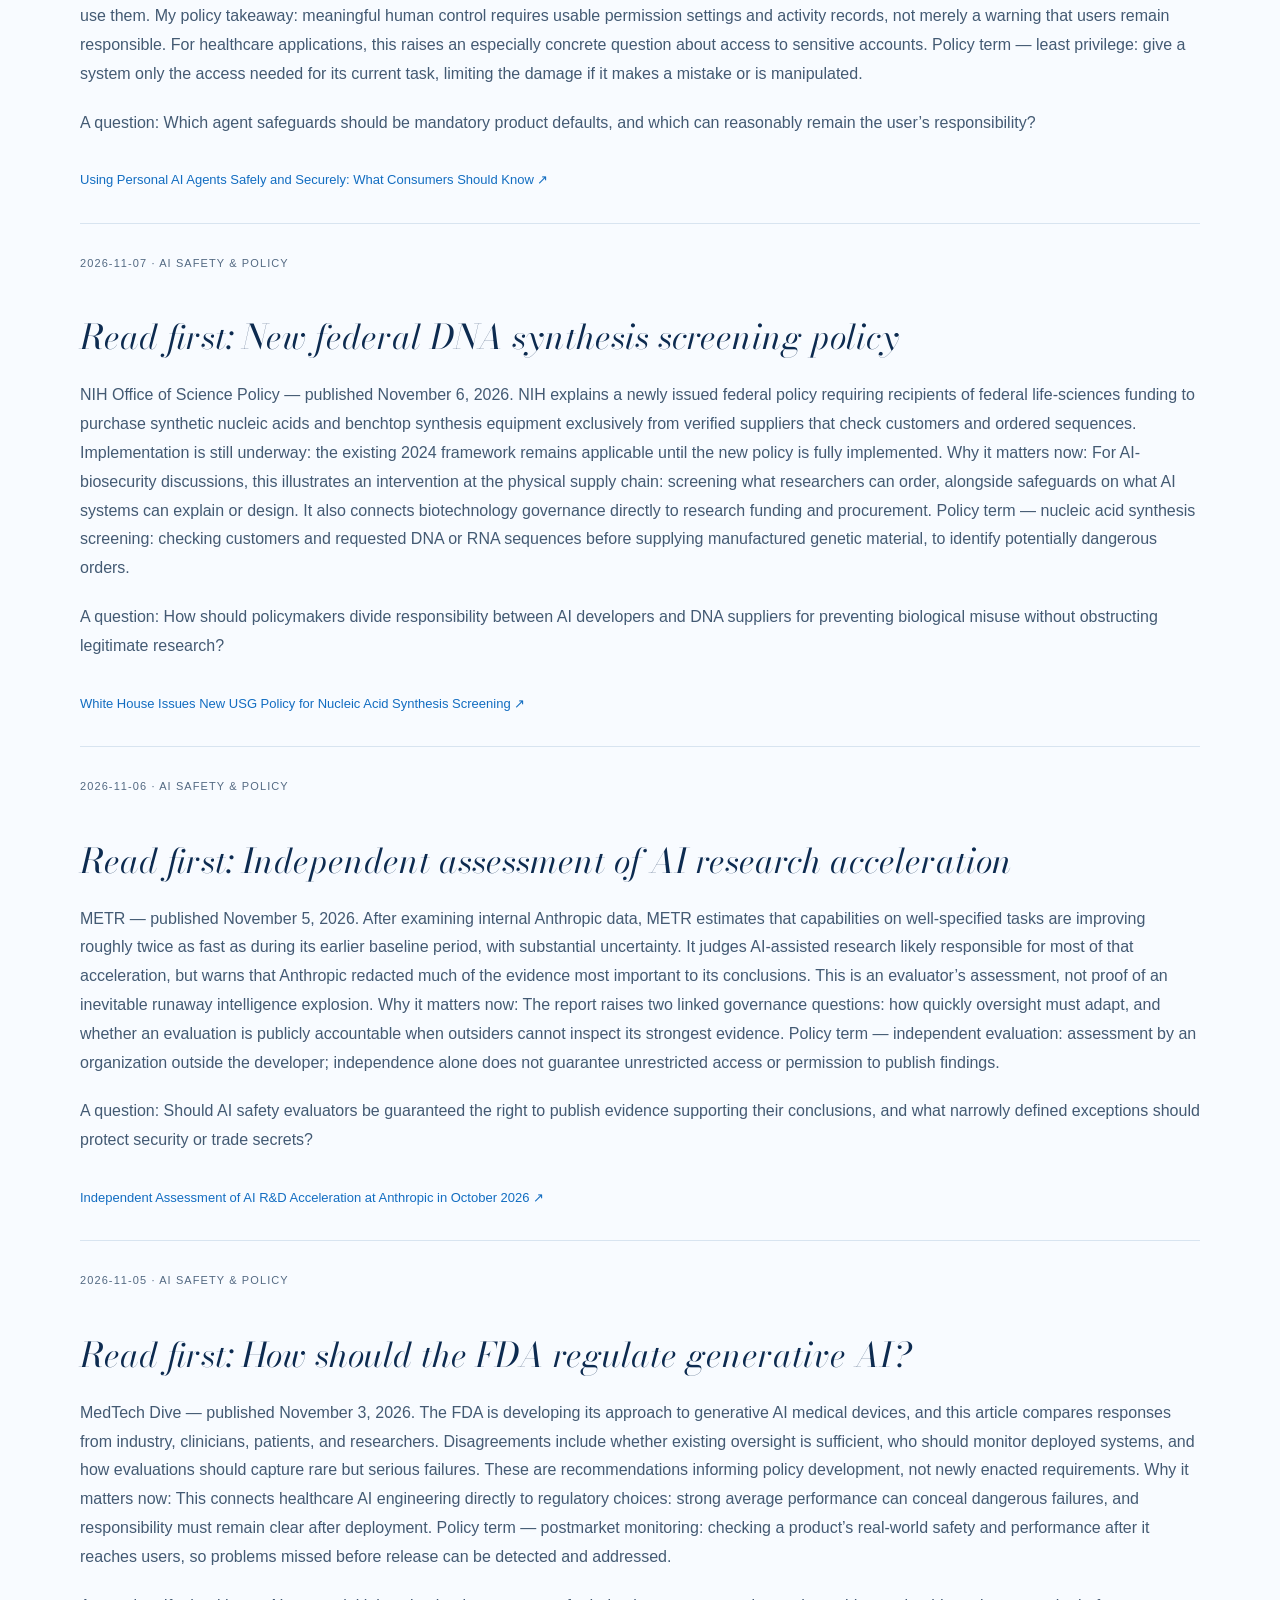
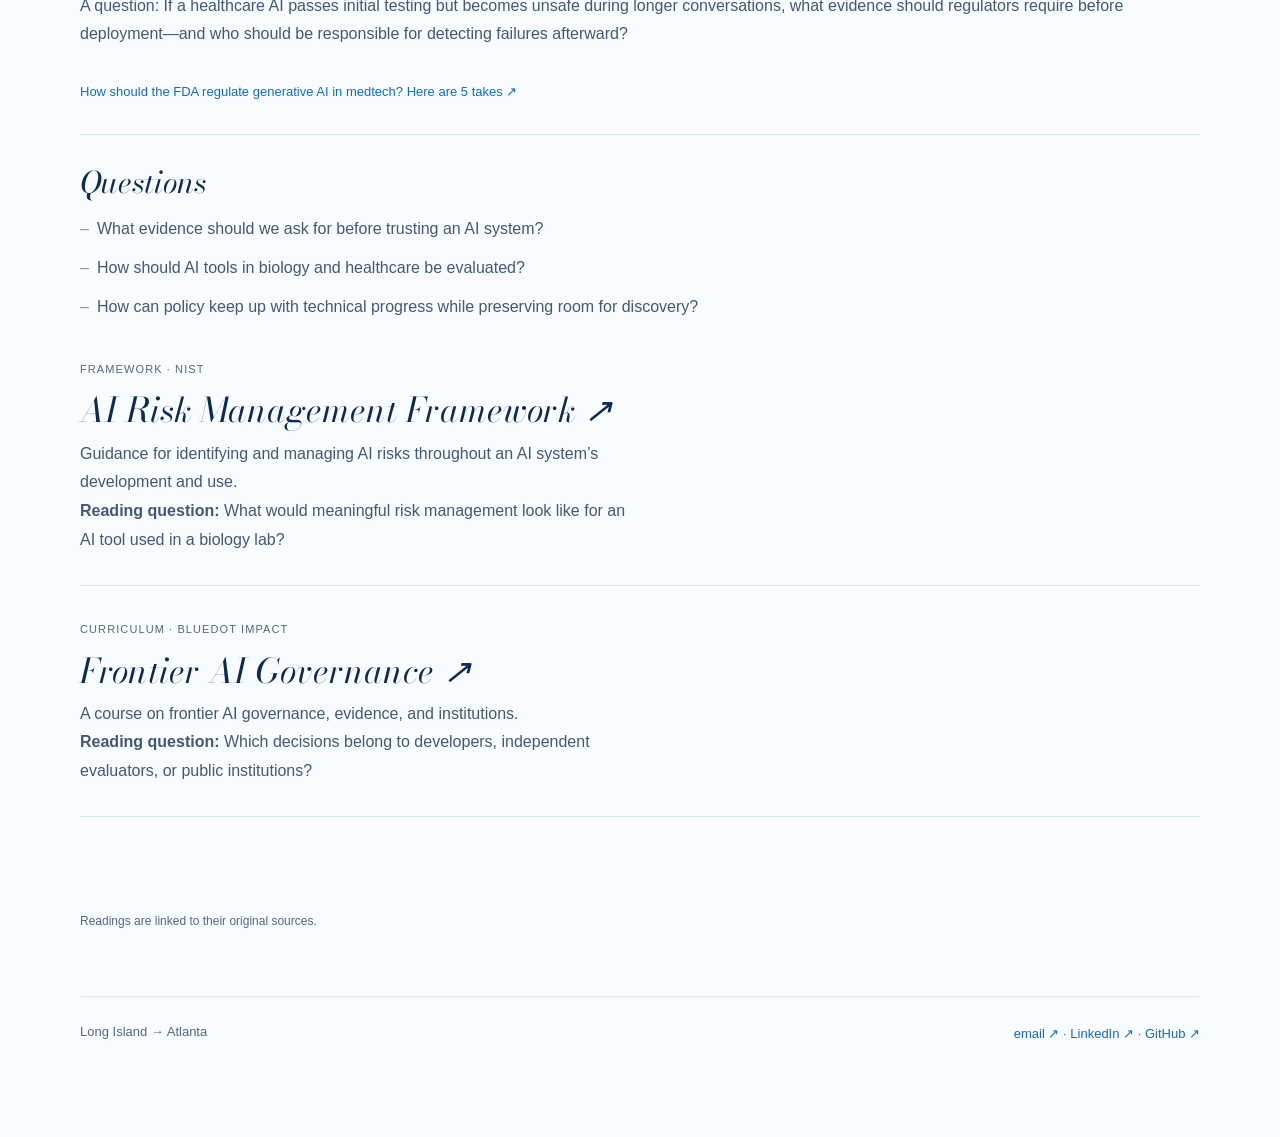
<file: ai-policy.html>
<!doctype html><html lang="en"><head><meta charset="utf-8"><meta name="viewport" content="width=device-width,initial-scale=1"><meta name="theme-color" content="#ffffff"><meta name="description" content="Sahil Patel’s reading notes on AI safety, governance, and AI in biology and healthcare."><title>AI safety &amp; policy — Sahil Patel</title><link rel="stylesheet" href="constellation.css?v=20261127-plain-helix"><link rel="icon" href="data:image/svg+xml,%3Csvg xmlns='http://www.w3.org/2000/svg' viewBox='0 0 64 64'%3E%3Ctext x='10' y='48' font-size='48' fill='%230067c7' font-family='serif'%3Es%3C/text%3E%3C/svg%3E"></head><body><a class="skip" href="#main">Skip to content</a><header><a class="monogram" href="index.html" aria-label="Sahil Patel home">sp.</a><nav aria-label="Main navigation"><a href="index.html">home</a><a href="work.html">research & work</a><a href="interests.html">interests</a><a href="hobbies.html">hobbies</a><a href="writing.html" aria-current="page">writing</a></nav></header><main id="main"><a class="back-link" href="writing.html">← Writing</a><section class="page-heading"><h1>AI safety &amp; policy<span>.</span></h1><p>Notes on AI safety, public policy, and AI in biology and healthcare.</p></section><section class="interest-group"><h2>Questions</h2><ul><li>What evidence should we ask for before trusting an AI system?</li><li>How should AI tools in biology and healthcare be evaluated?</li><li>How can policy keep up with technical progress while preserving room for discovery?</li></ul></section><section class="entries"><article class="post-preview"><p class="post-meta">FRAMEWORK · NIST</p><h2><a href="https://www.nist.gov/itl/ai-risk-management-framework">AI Risk Management Framework ↗</a></h2><p>Guidance for identifying and managing AI risks throughout an AI system’s development and use.</p><p><strong>Reading question:</strong> What would meaningful risk management look like for an AI tool used in a biology lab?</p></article><article class="post-preview"><p class="post-meta">CURRICULUM · BLUEDOT IMPACT</p><h2><a href="https://bluedot.org/courses/ai-governance">Frontier AI Governance ↗</a></h2><p>A course on frontier AI governance, evidence, and institutions.</p><p><strong>Reading question:</strong> Which decisions belong to developers, independent evaluators, or public institutions?</p></article></section><p class="interest-footnote">Readings are linked to their original sources.</p></main><footer><span>Long Island → Atlanta</span><span><a href="mailto:sahilpatel@gatech.edu">email ↗</a> · <a href="https://www.linkedin.com/in/sahilpatel880/" target="_blank" rel="noopener noreferrer">LinkedIn ↗</a> · <a href="https://github.com/sahilnpatel" target="_blank" rel="noopener noreferrer">GitHub ↗</a></span></footer><script src="app.js?v=20261126-dna-only"></script><script src="daily-reading.js?v=20261127-policy-only" defer></script></body></html>
</file>
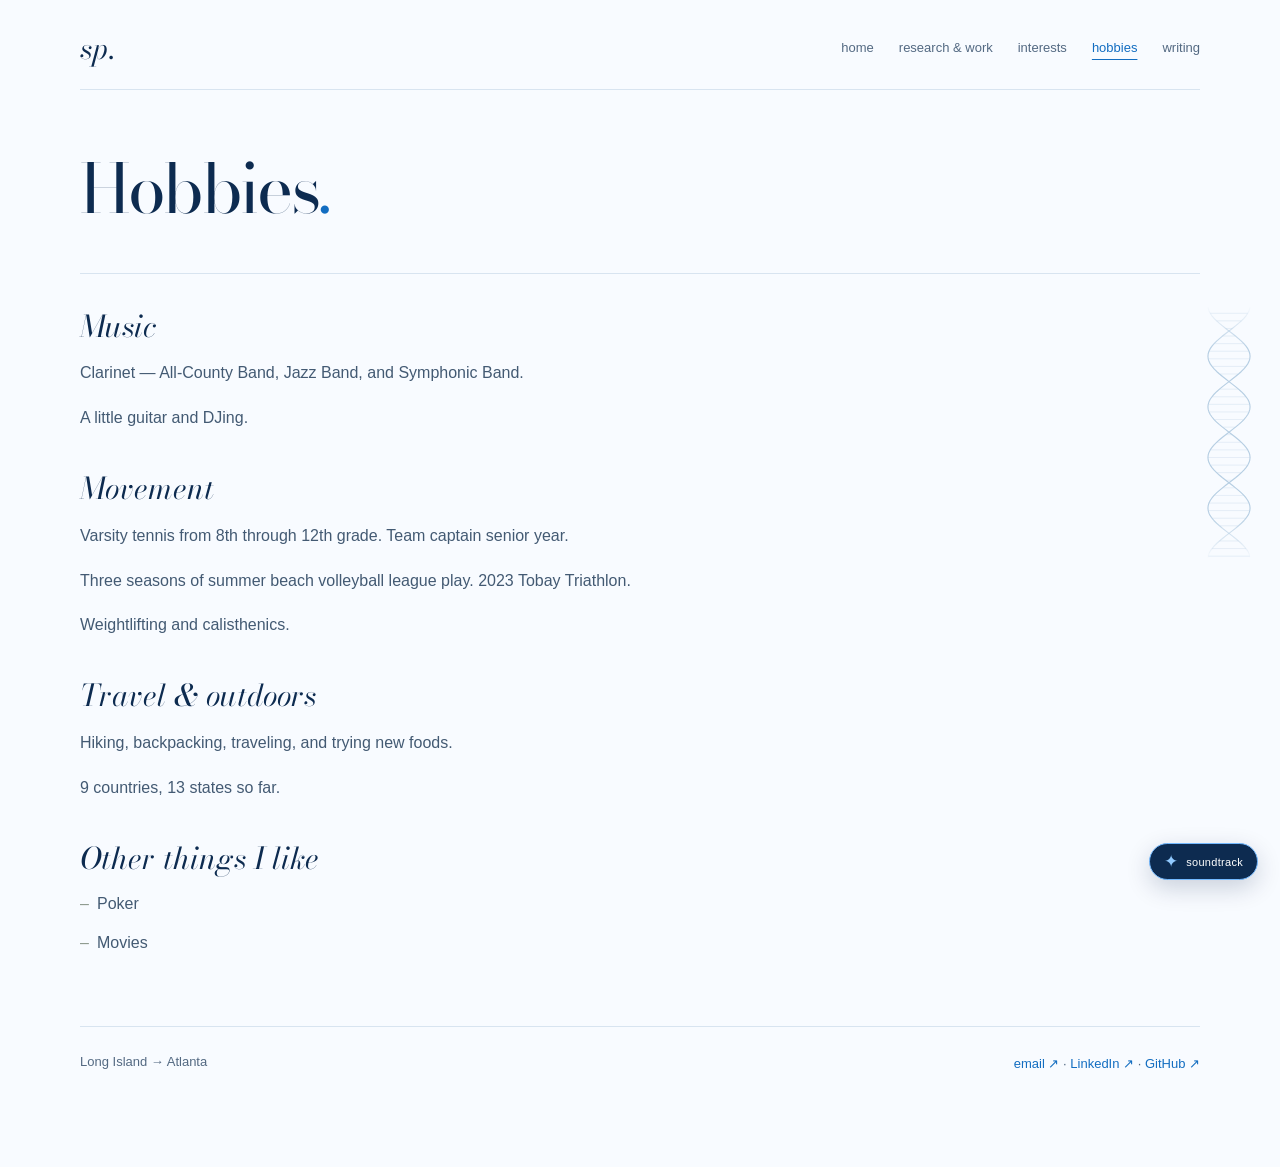
<file: hobbies.html>
<!doctype html><html lang="en"><head><meta charset="utf-8"><meta name="viewport" content="width=device-width,initial-scale=1"><meta name="theme-color" content="#ffffff"><meta name="description" content="Sahil Patel — biology, computation, and life beyond work."><title>Hobbies — Sahil Patel</title><link rel="stylesheet" href="constellation.css?v=20261127-plain-helix"><link rel="icon" href="data:image/svg+xml,%3Csvg xmlns='http://www.w3.org/2000/svg' viewBox='0 0 64 64'%3E%3Ctext x='10' y='48' font-size='48' fill='%230067c7' font-family='serif'%3Es%3C/text%3E%3C/svg%3E"></head><body><a class="skip" href="#main">Skip to content</a><header><a class="monogram" href="index.html" aria-label="Sahil Patel home">sp.</a><nav aria-label="Main navigation"><a href="index.html">home</a><a href="work.html">research & work</a><a href="interests.html">interests</a><a href="hobbies.html" aria-current="page">hobbies</a><a href="writing.html">writing</a></nav></header><main id="main"><section class="page-heading"><h1>Hobbies<span>.</span></h1></section>
<section class="interest-group">
  <h2>Music</h2>
  <p>Clarinet — All-County Band, Jazz Band, and Symphonic Band.</p>
  <p>A little guitar and DJing.</p>
</section>
<section class="interest-group">
  <h2>Movement</h2>
  <p>Varsity tennis from 8th through 12th grade. Team captain senior year.</p>
  <p>Three seasons of summer beach volleyball league play. 2023 Tobay Triathlon.</p>
  <p>Weightlifting and calisthenics.</p>
</section>
<section class="interest-group">
  <h2>Travel &amp; outdoors</h2>
  <p>Hiking, backpacking, traveling, and trying new foods.</p>
  <p>9 countries, 13 states so far.</p>
</section>
<section class="interest-group">
  <h2>Other things I like</h2>
  <ul>
    <li>Poker</li>
    <li>Movies</li>
  </ul>
</section></main><footer><span>Long Island → Atlanta</span><span><a href="mailto:sahilpatel@gatech.edu">email ↗</a> · <a href="https://www.linkedin.com/in/sahilpatel880/" target="_blank" rel="noopener noreferrer">LinkedIn ↗</a> · <a href="https://github.com/sahilnpatel" target="_blank" rel="noopener noreferrer">GitHub ↗</a></span></footer><script src="app.js?v=20261126-dna-only"></script></body></html>
</file>
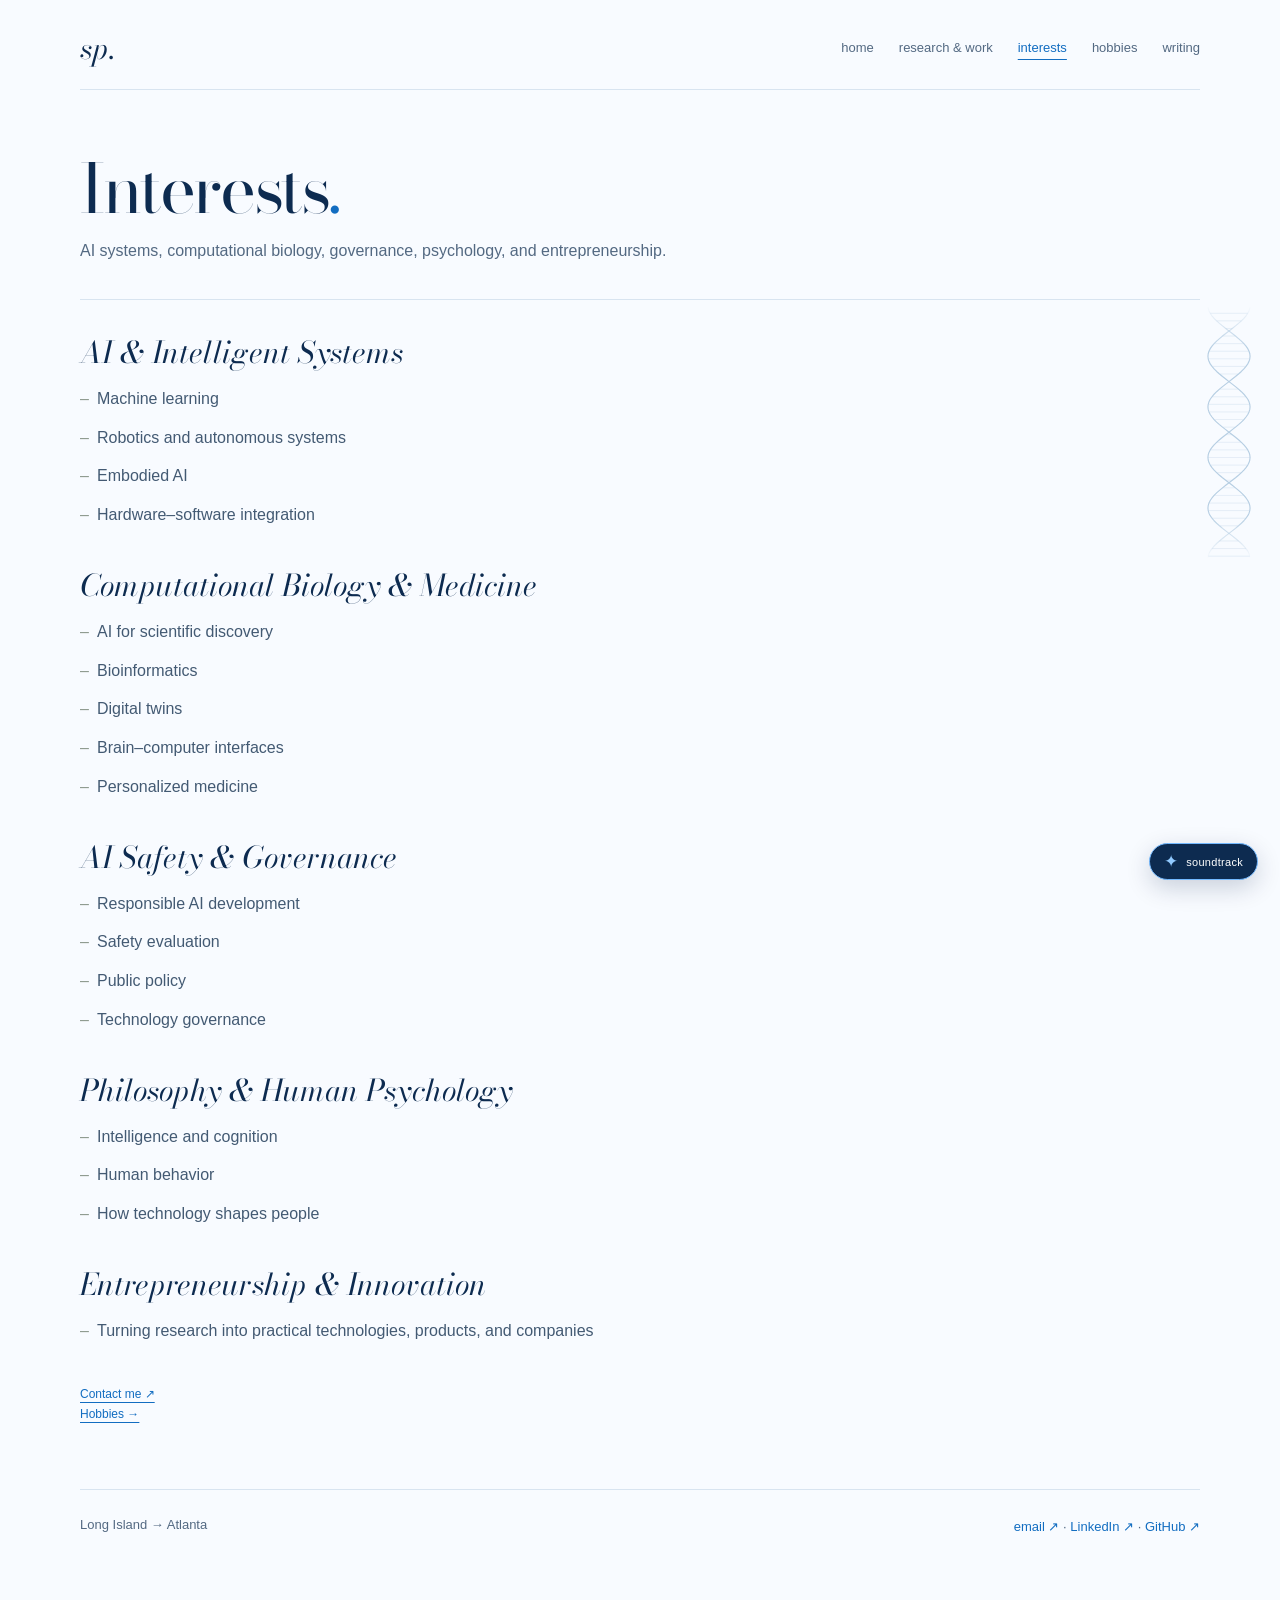
<file: interests.html>
<!doctype html><html lang="en"><head><meta charset="utf-8"><meta name="viewport" content="width=device-width,initial-scale=1"><meta name="theme-color" content="#ffffff"><meta name="description" content="Sahil Patel — AI systems, computational biology, AI governance, psychology, and entrepreneurship."><title>Interests — Sahil Patel</title><link rel="stylesheet" href="constellation.css?v=20261127-plain-helix"><link rel="icon" href="data:image/svg+xml,%3Csvg xmlns='http://www.w3.org/2000/svg' viewBox='0 0 64 64'%3E%3Ctext x='10' y='48' font-size='48' fill='%230067c7' font-family='serif'%3Es%3C/text%3E%3C/svg%3E"></head><body><a class="skip" href="#main">Skip to content</a><header><a class="monogram" href="index.html" aria-label="Sahil Patel home">sp.</a><nav aria-label="Main navigation"><a href="index.html">home</a><a href="work.html">research & work</a><a href="interests.html" aria-current="page">interests</a><a href="hobbies.html">hobbies</a><a href="writing.html">writing</a></nav></header><main id="main"><section class="page-heading"><h1>Interests<span>.</span></h1><p>AI systems, computational biology, governance, psychology, and entrepreneurship.</p></section><section class="interest-group"><h2>AI &amp; Intelligent Systems</h2><ul><li>Machine learning</li><li>Robotics and autonomous systems</li><li>Embodied AI</li><li>Hardware–software integration</li></ul></section><section class="interest-group"><h2>Computational Biology &amp; Medicine</h2><ul><li>AI for scientific discovery</li><li>Bioinformatics</li><li>Digital twins</li><li>Brain–computer interfaces</li><li>Personalized medicine</li></ul></section><section class="interest-group"><h2>AI Safety &amp; Governance</h2><ul><li>Responsible AI development</li><li>Safety evaluation</li><li>Public policy</li><li>Technology governance</li></ul></section><section class="interest-group"><h2>Philosophy &amp; Human Psychology</h2><ul><li>Intelligence and cognition</li><li>Human behavior</li><li>How technology shapes people</li></ul></section><section class="interest-group"><h2>Entrepreneurship &amp; Innovation</h2><ul><li>Turning research into practical technologies, products, and companies</li></ul></section><p class="interest-footnote"><a href="mailto:sahilpatel@gatech.edu">Contact me ↗</a><br><a href="hobbies.html">Hobbies →</a></p></main><footer><span>Long Island → Atlanta</span><span><a href="mailto:sahilpatel@gatech.edu">email ↗</a> · <a href="https://www.linkedin.com/in/sahilpatel880/" target="_blank" rel="noopener noreferrer">LinkedIn ↗</a> · <a href="https://github.com/sahilnpatel" target="_blank" rel="noopener noreferrer">GitHub ↗</a></span></footer><script src="app.js?v=20261126-dna-only"></script></body></html>
</file>
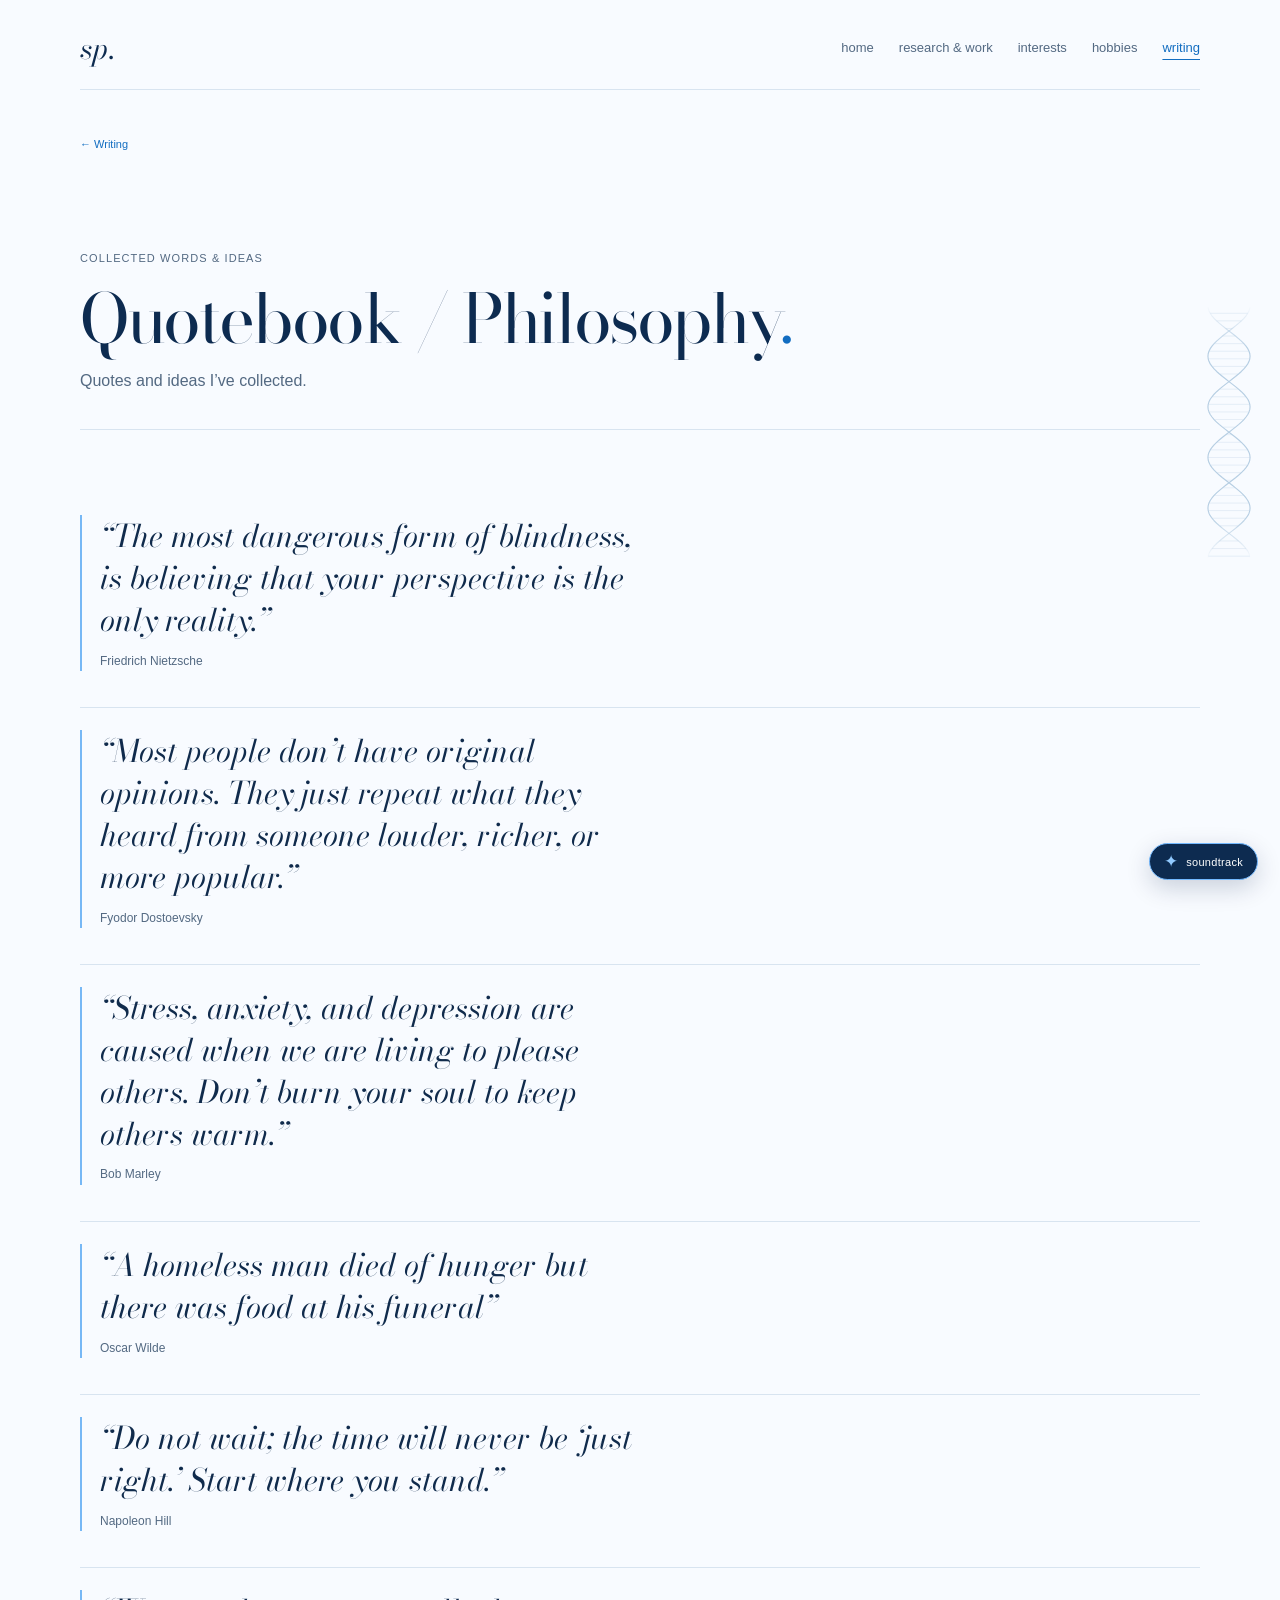
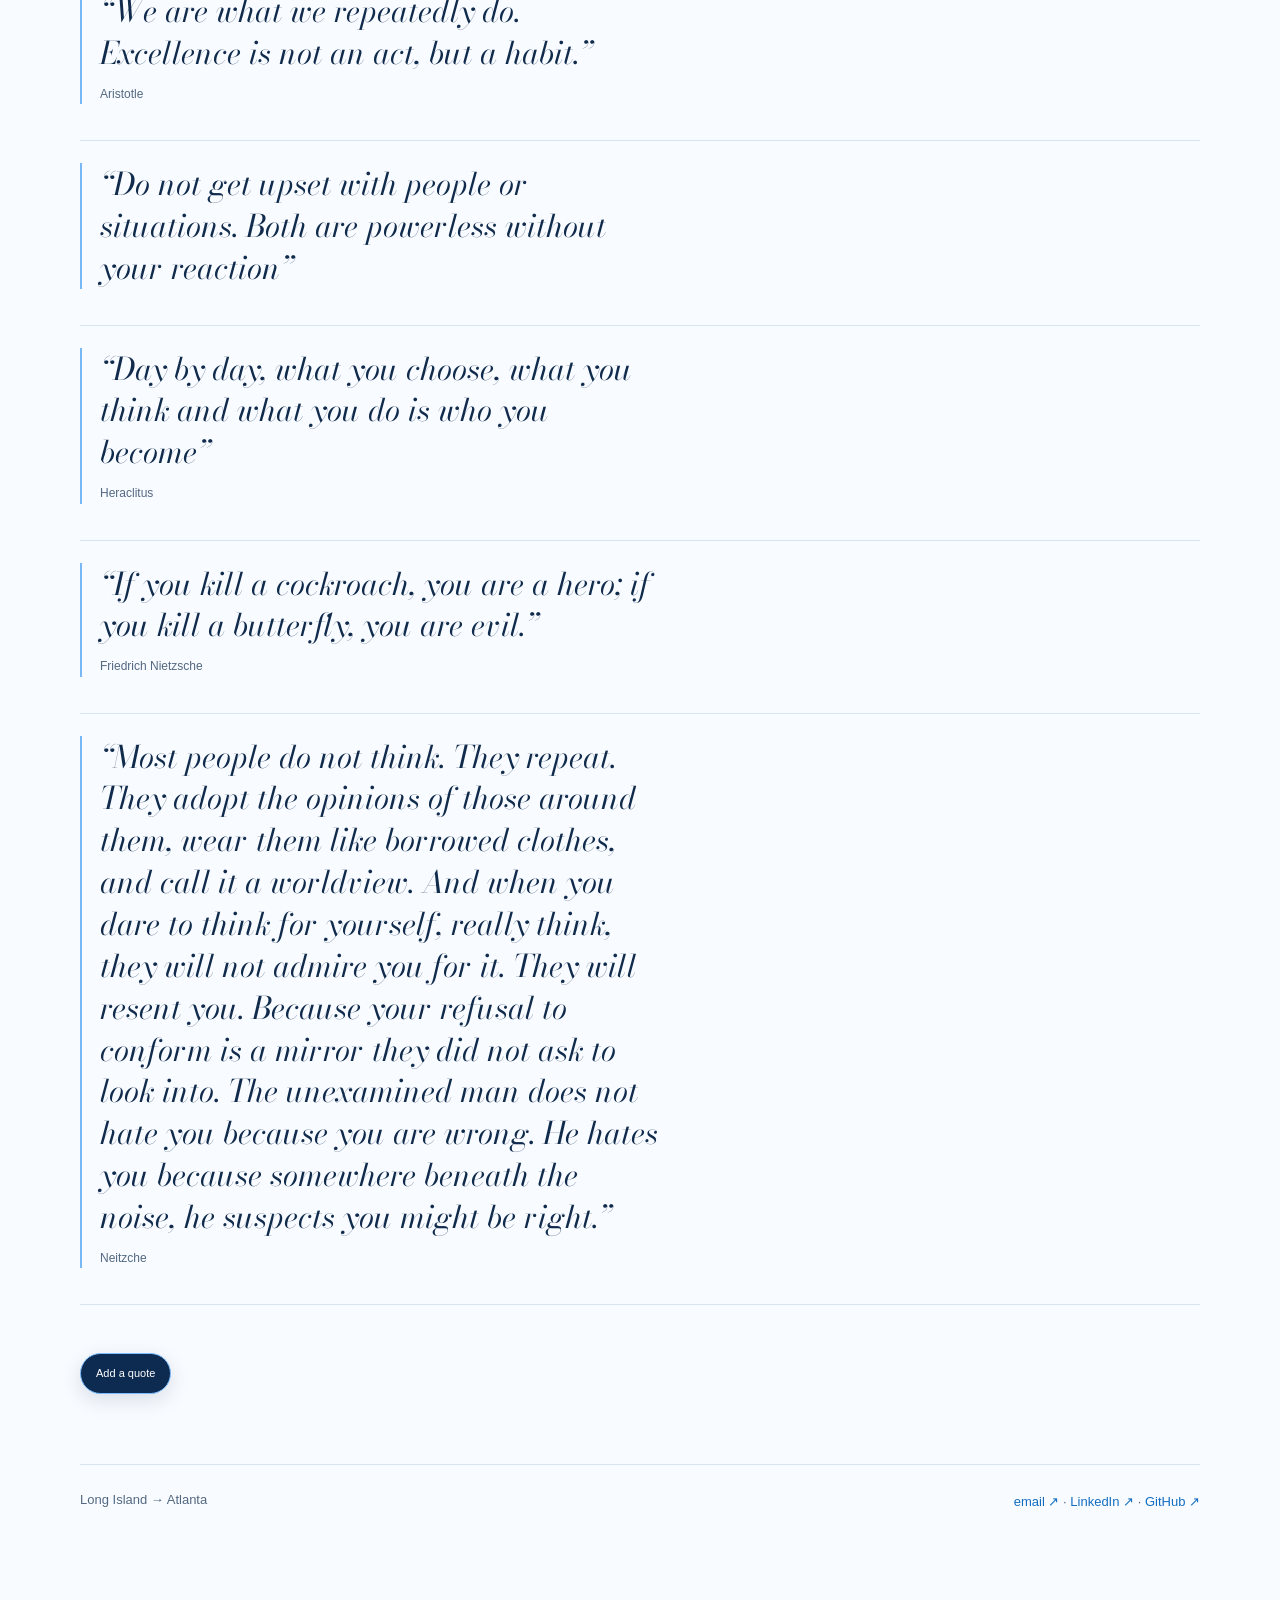
<file: quotes.html>
<!doctype html><html lang="en"><head><meta charset="utf-8"><meta name="viewport" content="width=device-width,initial-scale=1"><meta name="theme-color" content="#ffffff"><meta name="description" content="Quotes and philosophical ideas collected by Sahil Patel."><title>Quotebook / Philosophy — Sahil Patel</title><link rel="stylesheet" href="constellation.css?v=20261127-plain-helix"><link rel="icon" href="data:image/svg+xml,%3Csvg xmlns='http://www.w3.org/2000/svg' viewBox='0 0 64 64'%3E%3Ctext x='10' y='48' font-size='48' fill='%230067c7' font-family='serif'%3Es%3C/text%3E%3C/svg%3E"></head><body><a class="skip" href="#main">Skip to content</a><header><a class="monogram" href="index.html" aria-label="Sahil Patel home">sp.</a><nav aria-label="Main navigation"><a href="index.html">home</a><a href="work.html">research &amp; work</a><a href="interests.html">interests</a><a href="hobbies.html">hobbies</a><a href="writing.html" aria-current="page">writing</a></nav></header><main id="main"><a class="back-link" href="writing.html">← Writing</a><section class="page-heading"><p class="kicker">COLLECTED WORDS &amp; IDEAS</p><h1>Quotebook / Philosophy<span>.</span></h1><p id="quote-status" class="quote-status">Quotes and ideas I’ve collected.</p></section><section class="quote-workspace" aria-label="Your quotes"><p id="quote-empty" class="empty" hidden>No quotes yet.</p><div id="quote-list" class="quote-entries" aria-live="polite"><article class="quote-card"><blockquote><p>“The most dangerous form of blindness, is believing that your perspective is the only reality.”</p><cite>Friedrich Nietzsche</cite></blockquote></article>
<article class="quote-card"><blockquote><p>“Most people don’t have original opinions. They just repeat what they heard from someone louder, richer, or more popular.”</p><cite>Fyodor Dostoevsky</cite></blockquote></article>
<article class="quote-card"><blockquote><p>“Stress, anxiety, and depression are caused when we are living to please others. Don’t burn your soul to keep others warm.”</p><cite>Bob Marley</cite></blockquote></article>
<article class="quote-card"><blockquote><p>“A homeless man died of hunger but there was food at his funeral”</p><cite>Oscar Wilde</cite></blockquote></article>
<article class="quote-card"><blockquote><p>“Do not wait; the time will never be ‘just right.’ Start where you stand.”</p><cite>Napoleon Hill</cite></blockquote></article>
<article class="quote-card"><blockquote><p>“We are what we repeatedly do. Excellence is not an act, but a habit.”</p><cite>Aristotle</cite></blockquote></article>
<article class="quote-card"><blockquote><p>“Do not get upset with people or situations. Both are powerless without your reaction”</p></blockquote></article>
<article class="quote-card"><blockquote><p>“Day by day, what you choose, what you think and what you do is who you become”</p><cite>Heraclitus</cite></blockquote></article>
<article class="quote-card"><blockquote><p>“If you kill a cockroach, you are a hero; if you kill a butterfly, you are evil.”</p><cite>Friedrich Nietzsche</cite></blockquote></article>
<article class="quote-card"><blockquote><p>“Most people do not think. They repeat. They adopt the opinions of those around them, wear them like borrowed clothes, and call it a worldview. And when you dare to think for yourself, really think, they will not admire you for it. They will resent you. Because your refusal to conform is a mirror they did not ask to look into. The unexamined man does not hate you because you are wrong. He hates you because somewhere beneath the noise, he suspects you might be right.”</p><cite>Neitzche</cite></blockquote></article></div><a class="quote-add-button" href="https://github.com/sahilnpatel/sahilnpatel.github.io/issues/new?template=add-quote.yml" target="_blank" rel="noopener noreferrer">Add a quote</a></section></main><footer><span>Long Island → Atlanta</span><span><a href="mailto:sahilpatel@gatech.edu">email ↗</a> · <a href="https://www.linkedin.com/in/sahilpatel880/" target="_blank" rel="noopener noreferrer">LinkedIn ↗</a> · <a href="https://github.com/sahilnpatel" target="_blank" rel="noopener noreferrer">GitHub ↗</a></span></footer><script src="app.js?v=20261126-dna-only"></script><script src="quotes.js?v=2" defer></script></body></html>
</file>
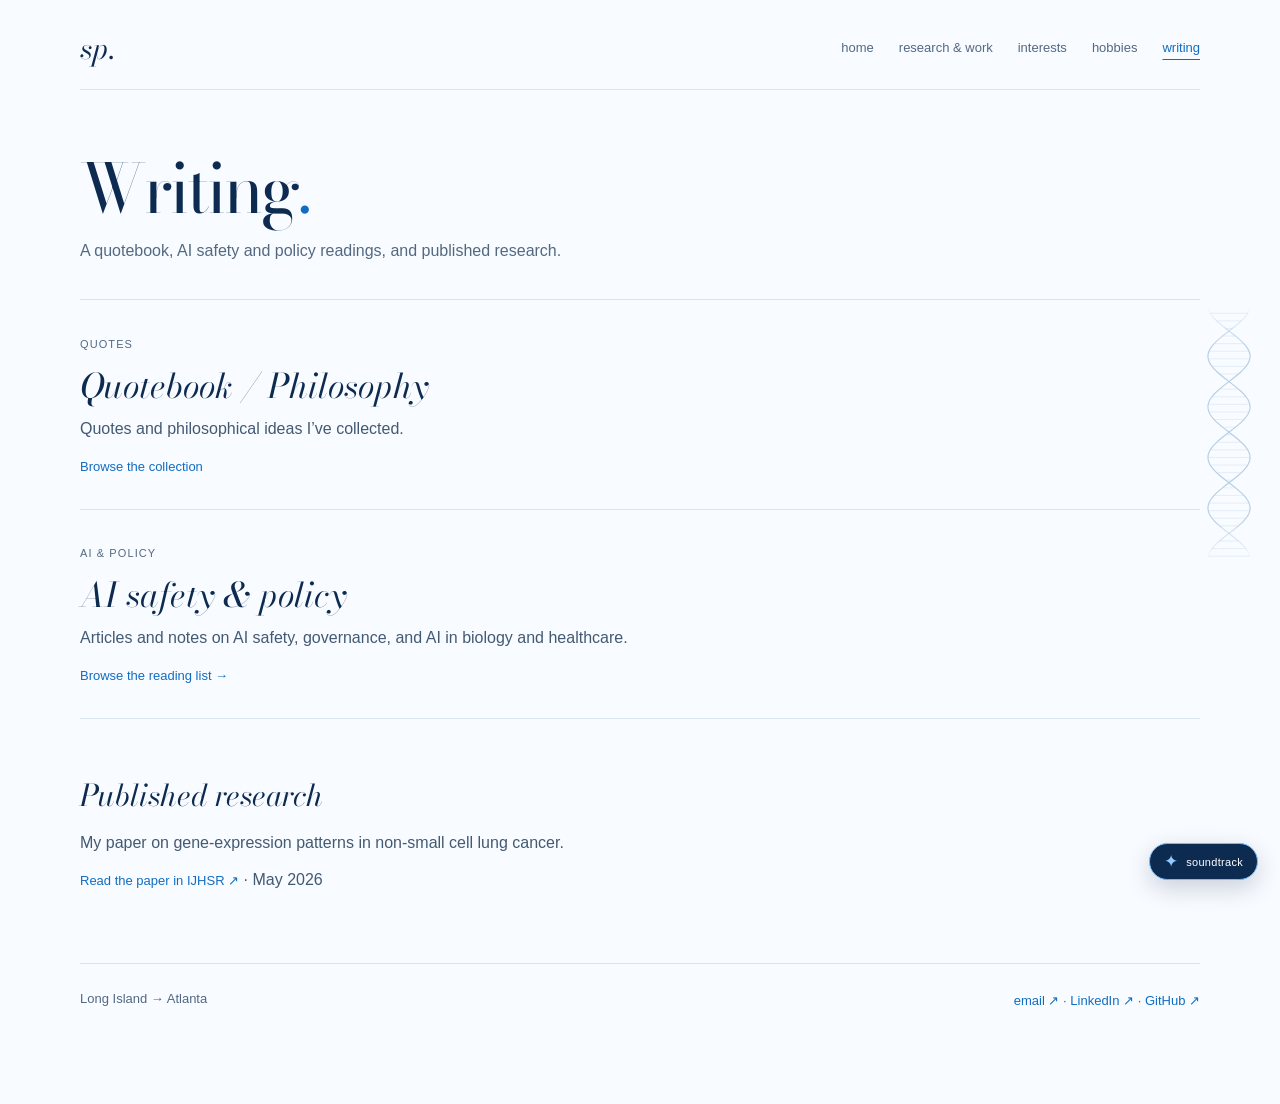
<file: writing.html>
<!doctype html><html lang="en"><head><meta charset="utf-8"><meta name="viewport" content="width=device-width,initial-scale=1"><meta name="theme-color" content="#ffffff"><meta name="description" content="Sahil Patel — biology, computation, and life beyond work."><title>Writing — Sahil Patel</title><link rel="stylesheet" href="constellation.css?v=20261127-plain-helix"><link rel="icon" href="data:image/svg+xml,%3Csvg xmlns='http://www.w3.org/2000/svg' viewBox='0 0 64 64'%3E%3Ctext x='10' y='48' font-size='48' fill='%230067c7' font-family='serif'%3Es%3C/text%3E%3C/svg%3E"></head><body><a class="skip" href="#main">Skip to content</a><header><a class="monogram" href="index.html" aria-label="Sahil Patel home">sp.</a><nav aria-label="Main navigation"><a href="index.html">home</a><a href="work.html">research & work</a><a href="interests.html">interests</a><a href="hobbies.html">hobbies</a><a href="writing.html" aria-current="page">writing</a></nav></header><main id="main"><section class="page-heading"><h1>Writing<span>.</span></h1><p>A quotebook, AI safety and policy readings, and published research.</p></section><section class="entries" aria-label="Reading and reflections"><article class="post-preview"><p class="post-meta">QUOTES</p><h2><a href="quotes.html">Quotebook / Philosophy</a></h2><p>Quotes and philosophical ideas I’ve collected.</p><a class="read-more" href="quotes.html">Browse the collection</a></article><article class="post-preview"><p class="post-meta">AI &amp; POLICY</p><h2><a href="ai-policy.html">AI safety &amp; policy</a></h2><p>Articles and notes on AI safety, governance, and AI in biology and healthcare.</p><a class="read-more" href="ai-policy.html">Browse the reading list →</a></article></section><section class="interest-group"><h2>Published research</h2><p>My paper on gene-expression patterns in non-small cell lung cancer.<br><a class="read-more" href="https://ijhsr.terrajournals.org/vol-8-issue10.html" target="_blank" rel="noopener noreferrer">Read the paper in IJHSR ↗</a> · May 2026</p></section></main><footer><span>Long Island → Atlanta</span><span><a href="mailto:sahilpatel@gatech.edu">email ↗</a> · <a href="https://www.linkedin.com/in/sahilpatel880/" target="_blank" rel="noopener noreferrer">LinkedIn ↗</a> · <a href="https://github.com/sahilnpatel" target="_blank" rel="noopener noreferrer">GitHub ↗</a></span></footer><script src="app.js?v=20261126-dna-only"></script></body></html>
</file>
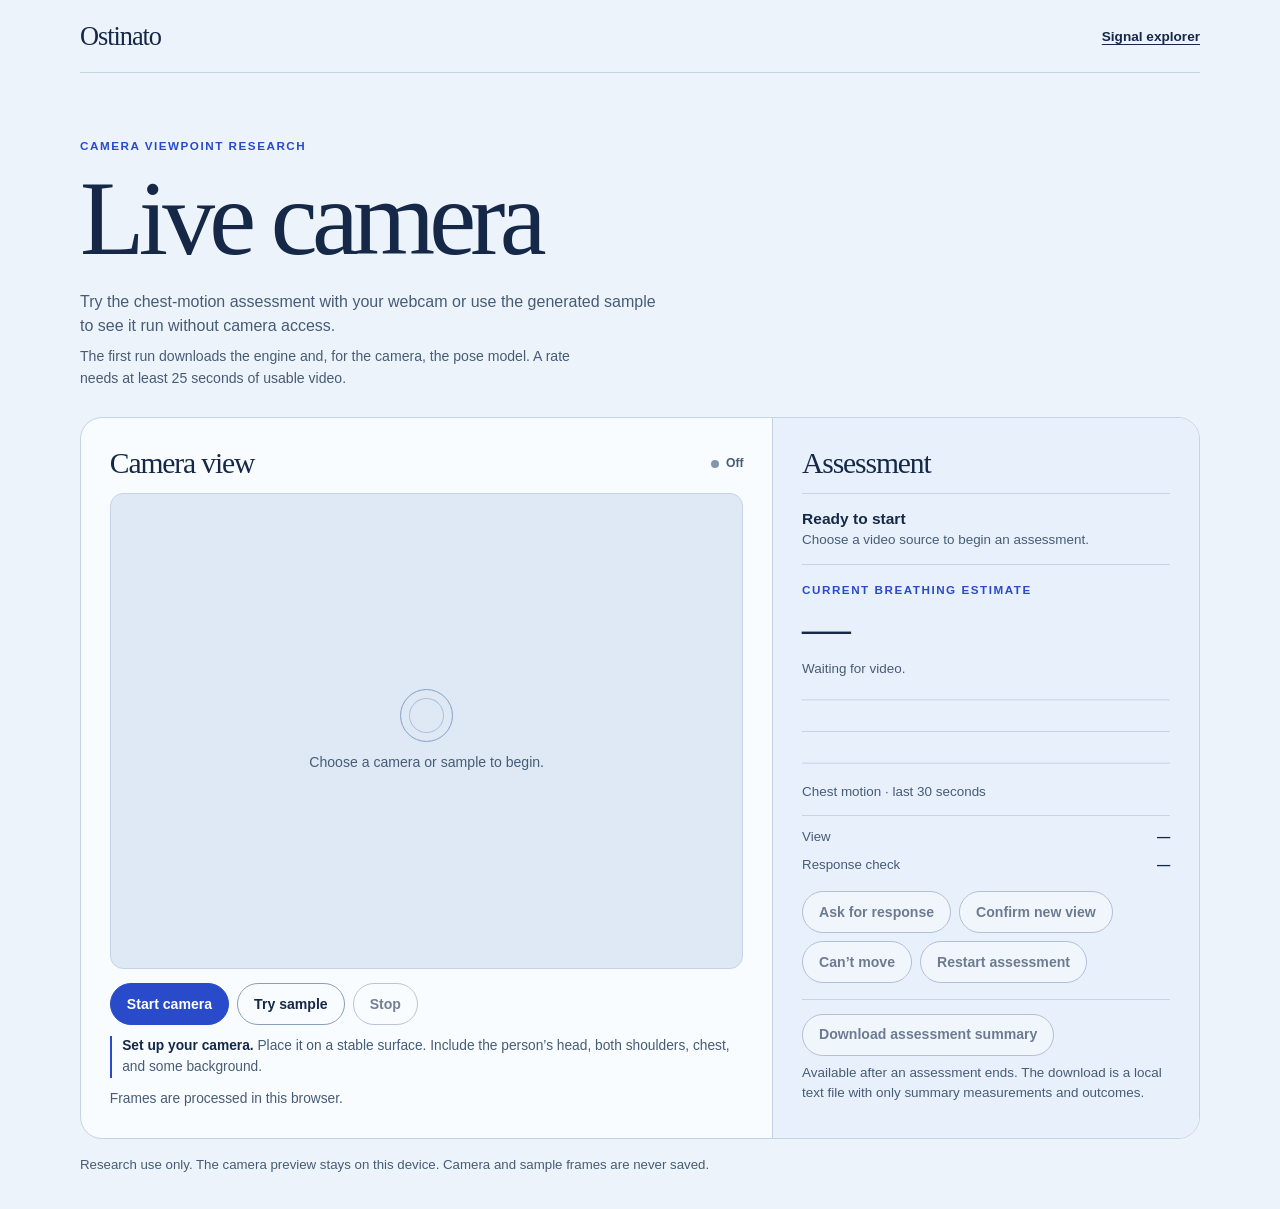
<file: ostinato/live.html>
<!doctype html>
<html lang="en">
<head>
<meta charset="utf-8">
<meta name="viewport" content="width=device-width, initial-scale=1">
<meta name="description" content="Try Ostinato's camera-motion research prototype with your webcam or a generated sample.">
<title>Ostinato · Live camera</title>
<style>
:root {
  color-scheme: light;
  --paper: #edf3fa;
  --white: #f9fcff;
  --ink: #152847;
  --muted: #465c76;
  --accent: #294bc9;
  --line: #c5d3e4;
  --serif: "Bodoni 72", Didot, Georgia, serif;
  --sans: "Helvetica Neue", Helvetica, Arial, sans-serif;
}
* { box-sizing: border-box; }
body { margin: 0; background: var(--paper); color: var(--ink); font: 16px/1.5 var(--sans); }
h1, h2, p { margin: 0; }
a { color: var(--accent); text-underline-offset: .22em; }
button { min-height: 42px; padding: .45rem 1rem; border: 1px solid #8a9fbb; border-radius: 100px; background: var(--white); color: var(--ink); font: 650 .88rem/1.2 var(--sans); cursor: pointer; }
button:hover:not(:disabled) { border-color: var(--accent); color: var(--accent); }
button:disabled { opacity: .58; cursor: default; }
button.primary { background: var(--accent); color: white; border-color: var(--accent); }
button.primary:hover:not(:disabled) { background: #1736ac; color: white; }
:focus-visible { outline: 3px solid var(--accent); outline-offset: 3px; }
[hidden] { display: none !important; }
.shell { width: min(100% - 70px, 1120px); margin-inline: auto; }
.masthead { min-height: 73px; display: flex; align-items: center; justify-content: space-between; gap: 1rem; border-bottom: 1px solid var(--line); }
.brand { font: 400 1.65rem/1 var(--serif); letter-spacing: -.04em; color: var(--ink); text-decoration: none; }
.masthead nav a { font-size: .85rem; font-weight: 650; color: var(--ink); }
.intro { padding: clamp(2rem, 5vw, 4rem) 0 1.8rem; }
.eyebrow { color: var(--accent); font-size: .73rem; font-weight: 750; letter-spacing: .13em; text-transform: uppercase; }
h1 { font: 400 clamp(3.3rem, 8.6vw, 6.6rem)/.98 var(--serif); letter-spacing: -.055em; margin: .12em 0 .18em; }
.intro > p:not(.eyebrow) { max-width: 65ch; color: var(--muted); }
.setup { margin-top: .55rem; font-size: .88rem; }
.instrument { display: grid; grid-template-columns: minmax(0, 1.62fr) minmax(0, 1fr); overflow: hidden; background: var(--white); border: 1px solid var(--line); border-radius: 22px; }
.capture, .assessment { min-width: 0; padding: clamp(1rem, 2.9vw, 1.8rem); }
.assessment { background: #e8f0fb; border-left: 1px solid var(--line); }
.panel-head { display: flex; align-items: center; justify-content: space-between; flex-wrap: wrap; gap: .45rem 1rem; margin-bottom: .85rem; }
h2 { font: 400 1.85rem/1.1 var(--serif); letter-spacing: -.038em; }
.source-state { display: inline-flex; align-items: center; gap: .42rem; color: var(--muted); font-size: .76rem; font-weight: 650; }
.source-state::before { content: ""; width: .5rem; height: .5rem; border-radius: 50%; background: #8396af; }
.source-state[data-active="true"]::before { background: var(--accent); }
.viewport { position: relative; display: grid; place-items: center; overflow: hidden; aspect-ratio: 4 / 3; background: #dfe9f6; border: 1px solid var(--line); border-radius: 13px; }
.viewport video, #sample, #tracking-box { position: absolute; inset: 0; width: 100%; height: 100%; object-fit: contain; }
#tracking-box { pointer-events: none; }
.placeholder { display: grid; justify-items: center; gap: .65rem; padding: 1rem; text-align: center; color: var(--muted); font-size: .88rem; }
.placeholder::before { content: ""; width: 3.15rem; height: 3.15rem; border-radius: 100%; border: 1px solid #8ba3cb; box-shadow: inset 0 0 0 8px #dfe9f6, inset 0 0 0 9px #aec0db; }
.controls { display: flex; flex-wrap: wrap; gap: .5rem; margin-top: .9rem; }
.status, .framing { margin-top: .7rem; color: var(--muted); font-size: .86rem; }
.framing { border-left: 2px solid var(--accent); padding-left: .65rem; }
.framing strong { color: var(--ink); }
.status[data-error="true"] { color: #874125; }
.notice { border-block: 1px solid var(--line); margin: .2rem 0 1rem; padding: .8rem 0; min-height: 4.5rem; }
.notice strong { display: block; font-size: .97rem; }
.notice p, .reading-detail, .chart-note { color: var(--muted); font-size: .84rem; }
.metric { display: block; font: 400 clamp(1.9rem, 4.2vw, 3.05rem)/1.05 var(--serif); letter-spacing: -.045em; font-variant-numeric: tabular-nums; margin: .28rem 0; }
#collection-progress { display: block; width: 100%; height: .7rem; margin: .45rem 0; accent-color: var(--accent); }
#chart { display: block; width: 100%; height: 95px; margin: .3rem 0 .2rem; }
dl { margin: .8rem 0 0; padding-top: .45rem; border-top: 1px solid var(--line); font-size: .83rem; }
dl div { display: flex; justify-content: space-between; gap: .9rem; padding: .25rem 0; }
dt { color: var(--muted); }
dd { margin: 0; font-weight: 650; text-align: right; }
.assessment .controls { margin-top: .75rem; }
.summary { margin-top: 1rem; padding-top: .85rem; border-top: 1px solid var(--line); }
.summary p { margin-top: .45rem; color: var(--muted); font-size: .84rem; }
footer { padding: 1rem 0 2.15rem; color: var(--muted); font-size: .83rem; }
@media (max-width: 715px) {
  .shell { width: min(100% - 32px, 1120px); }
  .instrument { grid-template-columns: 1fr; }
  .assessment { border-left: 0; border-top: 1px solid var(--line); }
}
</style>
</head>
<body>
<header class="masthead shell">
  <a class="brand" href="./index.html">Ostinato</a>
  <nav aria-label="Primary"><a href="./index.html#signal">Signal explorer</a></nav>
</header>
<main class="shell">
  <section class="intro" aria-labelledby="page-title">
    <p class="eyebrow">Camera viewpoint research</p>
    <h1 id="page-title">Live camera</h1>
    <p>Try the chest-motion assessment with your webcam or use the generated sample to see it run without camera access.</p>
    <p class="setup">The first run downloads the engine and, for the camera, the pose model. A rate needs at least 25 seconds of usable video.</p>
  </section>
  <div class="instrument">
    <section class="capture" aria-labelledby="capture-title">
      <div class="panel-head">
        <h2 id="capture-title">Camera view</h2>
        <span id="source-state" class="source-state">Off</span>
      </div>
      <div class="viewport">
        <p class="placeholder" id="placeholder">Choose a camera or sample to begin.</p>
        <video id="camera" aria-label="Webcam preview" playsinline muted hidden></video>
        <canvas id="sample" aria-label="Generated chest-motion sample" width="480" height="360" hidden></canvas>
        <canvas id="tracking-box" aria-hidden="true" hidden></canvas>
      </div>
      <div class="controls" aria-label="Video controls">
        <button id="start-camera" class="primary" type="button">Start camera</button>
        <button id="start-sample" type="button">Try sample</button>
        <button id="stop" type="button" disabled>Stop</button>
      </div>
      <p class="framing" id="framing" role="status" aria-atomic="true"><strong id="framing-title">Set up your camera.</strong> <span id="framing-detail">Place it on a stable surface. Include the person’s head, both shoulders, chest, and some background.</span></p>
      <p class="status" id="status" role="status">Frames are processed in this browser.</p>
    </section>
    <section class="assessment" aria-labelledby="assessment-title">
      <div class="panel-head"><h2 id="assessment-title">Assessment</h2></div>
      <div class="notice" role="status" aria-atomic="true">
        <strong id="headline">Ready to start</strong>
        <p id="detail">Choose a video source to begin an assessment.</p>
      </div>
      <p class="eyebrow">Current breathing estimate</p>
      <p class="metric" id="reading">—</p>
      <p class="reading-detail" id="reading-detail">Waiting for video.</p>
      <progress id="collection-progress" aria-label="Video collected" hidden></progress>
      <div id="signal" aria-label="Chest motion, last 30 seconds" role="img">
        <canvas id="chart"></canvas>
      </div>
      <p class="chart-note" id="chart-note">Chest motion · last 30 seconds</p>
      <dl>
        <div><dt>View</dt><dd id="view">—</dd></div>
        <div><dt>Response check</dt><dd id="response">—</dd></div>
      </dl>
      <div class="controls" aria-label="Assessment controls">
        <button id="prompt" type="button" disabled>Ask for response</button>
        <button id="new-view" type="button" disabled>Confirm new view</button>
        <button id="move-failed" type="button" disabled>Can’t move</button>
        <button id="reset" type="button" disabled>Restart assessment</button>
      </div>
      <div class="summary">
        <button id="download-summary" type="button" aria-describedby="summary-detail" disabled>Download assessment summary</button>
        <p id="summary-detail" role="status">Available after an assessment ends. The download is a local text file with only summary measurements and outcomes.</p>
      </div>
    </section>
  </div>
  <footer>Research use only. The camera preview stays on this device. Camera and sample frames are never saved.</footer>
</main>
<script src="./live.js" defer></script>
</body>
</html>
</file>
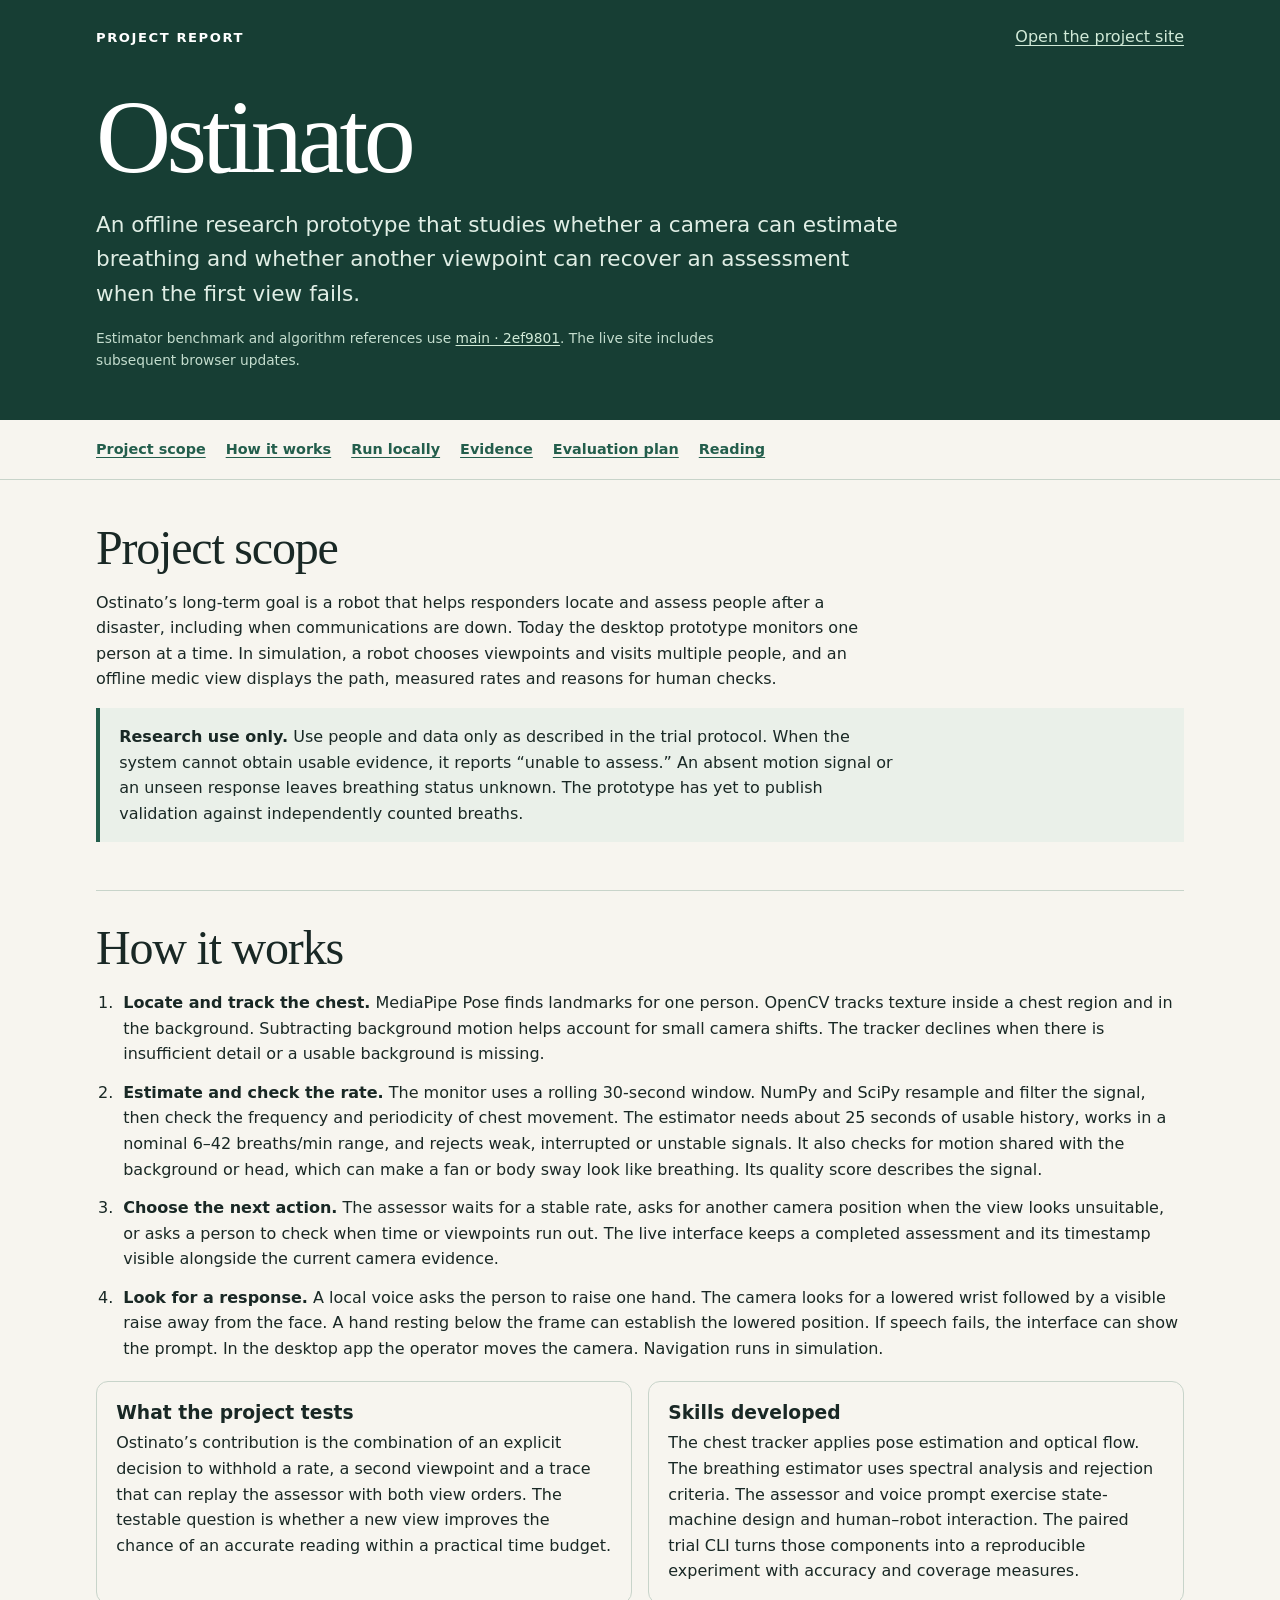
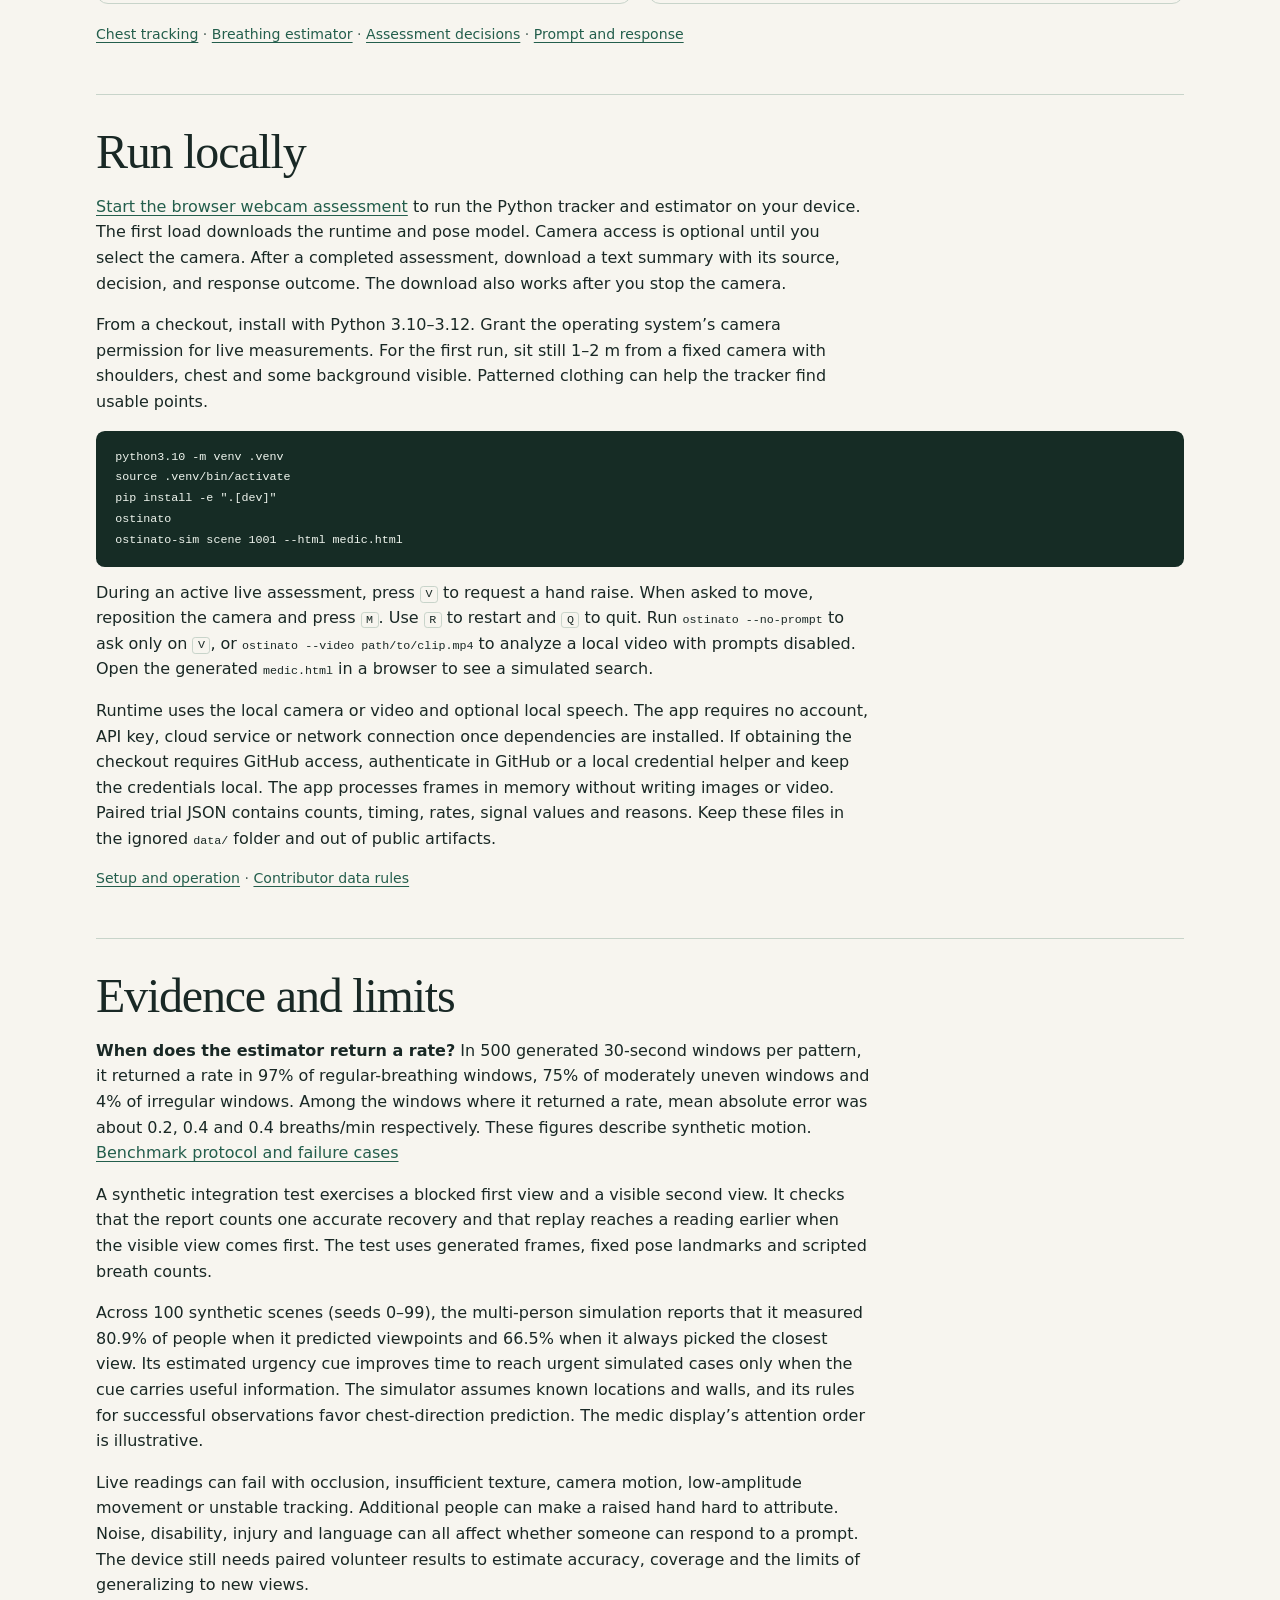
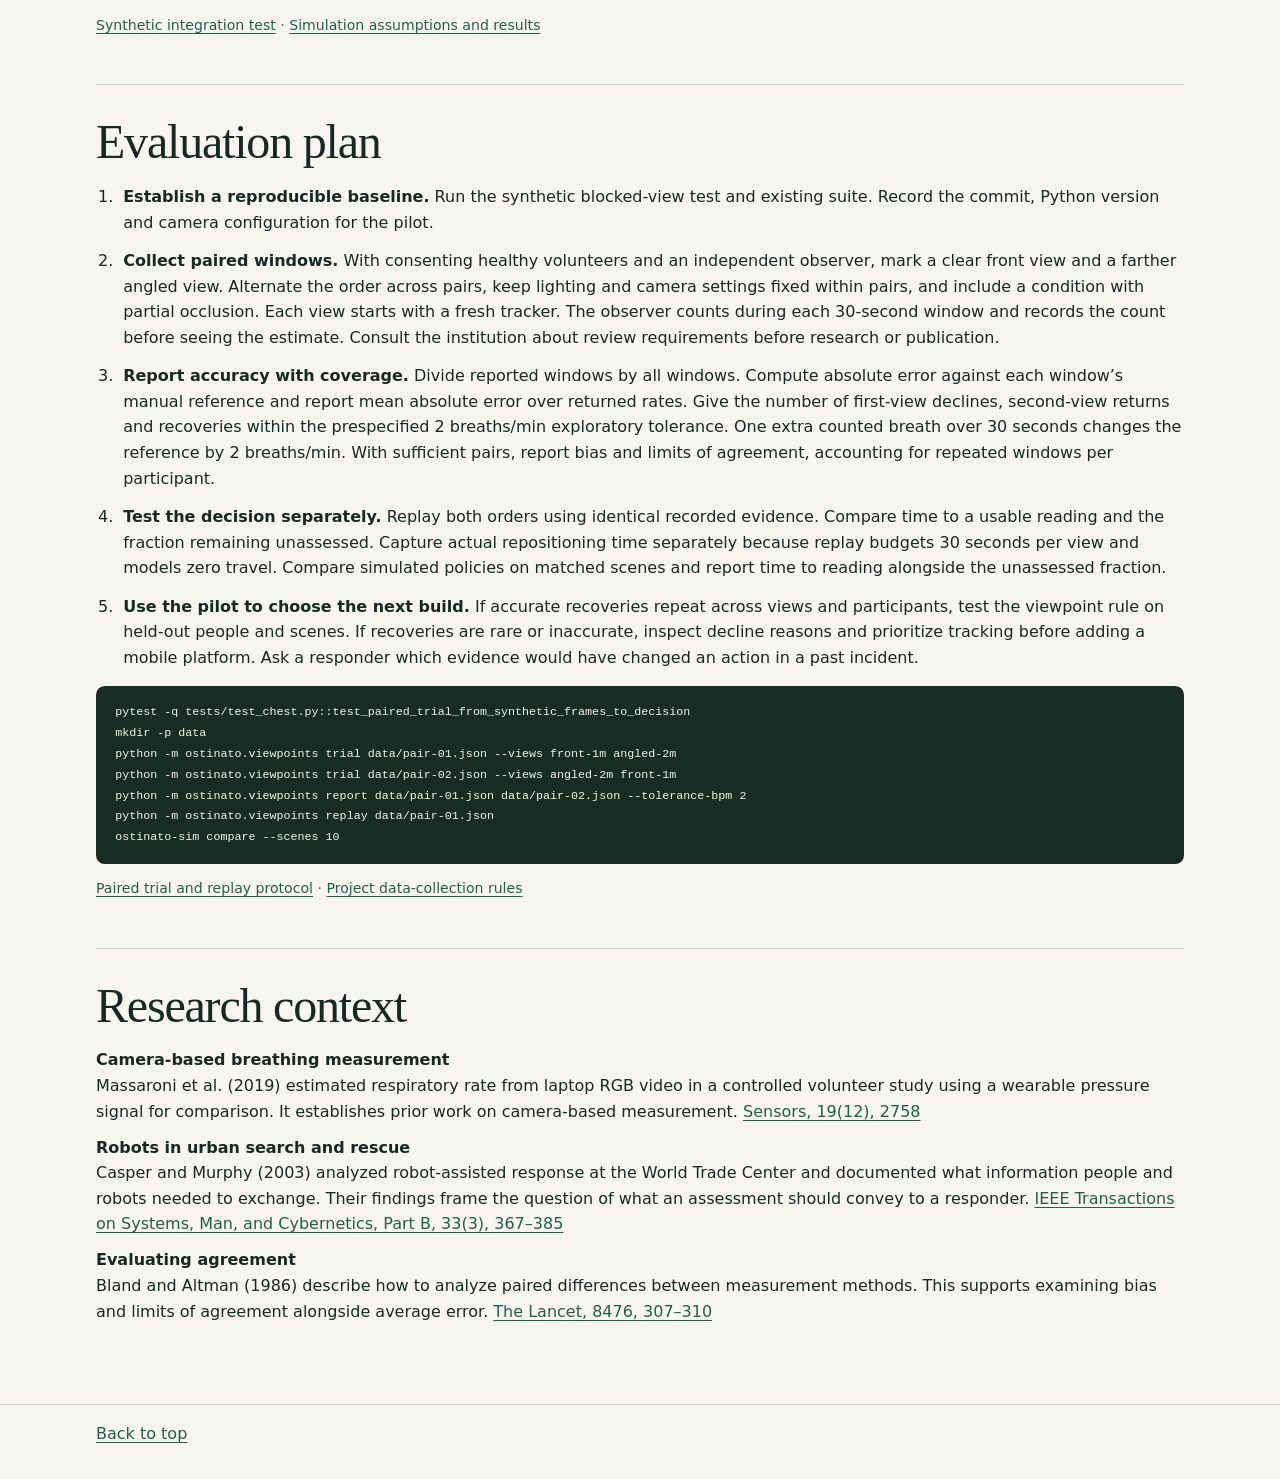
<file: ostinato/PROJECT_REPORT.html>
<!doctype html>
<html lang="en">
<head>
<meta charset="utf-8">
<meta name="viewport" content="width=device-width, initial-scale=1">
<meta name="description" content="What the Ostinato research prototype does and how to evaluate its breathing and viewpoint decisions.">
<title>Ostinato | Project report</title>
<style>
  :root {
    color-scheme: light;
    --paper: #f7f5ef;
    --ink: #192825;
    --muted: #485d56;
    --accent: #235e4c;
    --line: #c8d4ca;
    --panel: #eaf0e9;
    --dark: #173e34;
    font-family: system-ui, sans-serif;
  }
  *, *::before, *::after { box-sizing: border-box; }
  html { scroll-padding-top: 1.5rem; }
  body { margin: 0; background: var(--paper); color: var(--ink); line-height: 1.6; }
  a { color: var(--accent); text-underline-offset: .18em; }
  a:focus-visible { outline: .18rem solid currentColor; outline-offset: .2rem; }
  .wrap { width: min(100% - 2.5rem, 68rem); margin-inline: auto; }
  header { background: var(--dark); color: #fff; padding: 1.5rem 0 3rem; }
  header a { color: #d1ead8; }
  .top { display: flex; flex-wrap: wrap; justify-content: space-between; gap: .7rem 1.5rem; align-items: baseline; }
  .tag { font-size: .82rem; letter-spacing: .12em; text-transform: uppercase; font-weight: 700; }
  h1, h2 { font-family: Georgia, serif; line-height: 1.06; font-weight: 500; }
  h1 { font-size: clamp(3rem, 9vw, 6.5rem); margin: 2rem 0 1rem; letter-spacing: -.045em; }
  h2 { font-size: clamp(2rem, 5vw, 3rem); margin: 0 0 1rem; letter-spacing: -.025em; }
  h3 { margin: 0 0 .4rem; line-height: 1.25; }
  p { margin: 0 0 1rem; max-width: 76ch; }
  .lead { font-size: clamp(1.05rem, 3vw, 1.35rem); color: #e0eee5; max-width: 59ch; }
  .snapshot { font-size: .86rem; color: #c4ddce; margin-bottom: 0; }
  nav { border-bottom: 1px solid var(--line); }
  nav ul { display: flex; flex-wrap: wrap; gap: .35rem 1.25rem; margin: 0; padding: .85rem 0; list-style: none; }
  nav a { display: inline-block; padding: .3rem 0; font-size: .9rem; font-weight: 700; }
  main { padding: 2.65rem 0 3.5rem; }
  section + section { margin-top: 3rem; padding-top: 2rem; border-top: 1px solid var(--line); }
  .callout { border-left: .26rem solid var(--accent); background: var(--panel); padding: 1rem 1.2rem; }
  .callout p:last-child, .card p:last-child { margin: 0; }
  .grid { display: grid; grid-template-columns: repeat(2, minmax(0, 1fr)); gap: 1rem; margin-block: 1.2rem; }
  .card { border: 1px solid var(--line); padding: 1.2rem; border-radius: .75rem; }
  .steps { padding-left: 1.4rem; }
  .steps li { padding-left: .3rem; margin: 0 0 .8rem; }
  code, kbd { font-size: .9em; overflow-wrap: anywhere; }
  kbd { padding: .02rem .28rem; border-radius: .2rem; border: 1px solid var(--line); }
  pre { background: #162c25; color: #eff5ee; padding: 1rem 1.2rem; border-radius: .55rem; white-space: pre-wrap; overflow-wrap: anywhere; }
  p.source { font-size: .88rem; color: var(--muted); }
  dl { margin: 1rem 0 1.5rem; }
  dt { font-weight: 700; margin-top: .6rem; }
  dd { margin: 0 0 .65rem; }
  footer { border-top: 1px solid var(--line); padding: 1rem 0 2rem; color: var(--muted); }
  @media (max-width: 42rem) { .grid { grid-template-columns: 1fr; } }
  @media print {
    :root { --paper: white; --ink: black; }
    header { color: black; background: white; padding-bottom: .5rem; }
    header a, header p { color: black; }
    nav, footer { display: none; }
    h1 { font-size: 3rem; margin: 1rem 0; }
    .card, .callout, pre { break-inside: avoid; }
    pre { color: black; background: #eee; }
  }
</style>
</head>
<body id="top">
<header>
  <div class="wrap">
    <div class="top"><span class="tag">Project report</span><a href="index.html">Open the project site</a></div>
    <h1>Ostinato</h1>
    <p class="lead">An offline research prototype that studies whether a camera can estimate breathing and whether another viewpoint can recover an assessment when the first view fails.</p>
    <p class="snapshot">Estimator benchmark and algorithm references use <a href="https://github.com/lay-shah/ostinato/commit/2ef98019405345d4bc9abcd5a501afae3bae838b">main · 2ef9801</a>. The live site includes subsequent browser updates.</p>
  </div>
</header>
<nav aria-label="Report sections"><div class="wrap"><ul>
  <li><a href="#scope">Project scope</a></li>
  <li><a href="#workflow">How it works</a></li>
  <li><a href="#run">Run locally</a></li>
  <li><a href="#evidence">Evidence</a></li>
  <li><a href="#evaluation">Evaluation plan</a></li>
  <li><a href="#sources">Reading</a></li>
</ul></div></nav>
<main class="wrap">
  <section id="scope">
    <h2>Project scope</h2>
    <p>Ostinato’s long-term goal is a robot that helps responders locate and assess people after a disaster, including when communications are down. Today the desktop prototype monitors one person at a time. In simulation, a robot chooses viewpoints and visits multiple people, and an offline medic view displays the path, measured rates and reasons for human checks.</p>
    <div class="callout"><p><strong>Research use only.</strong> Use people and data only as described in the trial protocol. When the system cannot obtain usable evidence, it reports “unable to assess.” An absent motion signal or an unseen response leaves breathing status unknown. The prototype has yet to publish validation against independently counted breaths.</p></div>
  </section>
  <section id="workflow">
    <h2>How it works</h2>
    <ol class="steps">
      <li><strong>Locate and track the chest.</strong> MediaPipe Pose finds landmarks for one person. OpenCV tracks texture inside a chest region and in the background. Subtracting background motion helps account for small camera shifts. The tracker declines when there is insufficient detail or a usable background is missing.</li>
      <li><strong>Estimate and check the rate.</strong> The monitor uses a rolling 30-second window. NumPy and SciPy resample and filter the signal, then check the frequency and periodicity of chest movement. The estimator needs about 25 seconds of usable history, works in a nominal 6–42 breaths/min range, and rejects weak, interrupted or unstable signals. It also checks for motion shared with the background or head, which can make a fan or body sway look like breathing. Its quality score describes the signal.</li>
      <li><strong>Choose the next action.</strong> The assessor waits for a stable rate, asks for another camera position when the view looks unsuitable, or asks a person to check when time or viewpoints run out. The live interface keeps a completed assessment and its timestamp visible alongside the current camera evidence.</li>
      <li><strong>Look for a response.</strong> A local voice asks the person to raise one hand. The camera looks for a lowered wrist followed by a visible raise away from the face. A hand resting below the frame can establish the lowered position. If speech fails, the interface can show the prompt. In the desktop app the operator moves the camera. Navigation runs in simulation.</li>
    </ol>
    <div class="grid">
      <div class="card"><h3>What the project tests</h3><p>Ostinato’s contribution is the combination of an explicit decision to withhold a rate, a second viewpoint and a trace that can replay the assessor with both view orders. The testable question is whether a new view improves the chance of an accurate reading within a practical time budget.</p></div>
      <div class="card"><h3>Skills developed</h3><p>The chest tracker applies pose estimation and optical flow. The breathing estimator uses spectral analysis and rejection criteria. The assessor and voice prompt exercise state-machine design and human–robot interaction. The paired trial CLI turns those components into a reproducible experiment with accuracy and coverage measures.</p></div>
    </div>
    <p class="source"><a href="https://github.com/lay-shah/ostinato/blob/2ef98019405345d4bc9abcd5a501afae3bae838b/src/ostinato/chest.py">Chest tracking</a> · <a href="https://github.com/lay-shah/ostinato/blob/2ef98019405345d4bc9abcd5a501afae3bae838b/src/ostinato/breathing.py">Breathing estimator</a> · <a href="https://github.com/lay-shah/ostinato/blob/2ef98019405345d4bc9abcd5a501afae3bae838b/src/ostinato/decision.py">Assessment decisions</a> · <a href="https://github.com/lay-shah/ostinato/blob/2ef98019405345d4bc9abcd5a501afae3bae838b/src/ostinato/response.py">Prompt and response</a></p>
  </section>
  <section id="run">
    <h2>Run locally</h2>
    <p><a href="live.html">Start the browser webcam assessment</a> to run the Python tracker and estimator on your device. The first load downloads the runtime and pose model. Camera access is optional until you select the camera. After a completed assessment, download a text summary with its source, decision, and response outcome. The download also works after you stop the camera.</p>
    <p>From a checkout, install with Python 3.10–3.12. Grant the operating system’s camera permission for live measurements. For the first run, sit still 1–2 m from a fixed camera with shoulders, chest and some background visible. Patterned clothing can help the tracker find usable points.</p>
    <pre><code>python3.10 -m venv .venv
source .venv/bin/activate
pip install -e ".[dev]"
ostinato
ostinato-sim scene 1001 --html medic.html</code></pre>
    <p>During an active live assessment, press <kbd>V</kbd> to request a hand raise. When asked to move, reposition the camera and press <kbd>M</kbd>. Use <kbd>R</kbd> to restart and <kbd>Q</kbd> to quit. Run <code>ostinato --no-prompt</code> to ask only on <kbd>V</kbd>, or <code>ostinato --video path/to/clip.mp4</code> to analyze a local video with prompts disabled. Open the generated <code>medic.html</code> in a browser to see a simulated search.</p>
    <p>Runtime uses the local camera or video and optional local speech. The app requires no account, API key, cloud service or network connection once dependencies are installed. If obtaining the checkout requires GitHub access, authenticate in GitHub or a local credential helper and keep the credentials local. The app processes frames in memory without writing images or video. Paired trial JSON contains counts, timing, rates, signal values and reasons. Keep these files in the ignored <code>data/</code> folder and out of public artifacts.</p>
    <p class="source"><a href="https://github.com/lay-shah/ostinato/blob/2ef98019405345d4bc9abcd5a501afae3bae838b/README.md">Setup and operation</a> · <a href="https://github.com/lay-shah/ostinato/blob/2ef98019405345d4bc9abcd5a501afae3bae838b/CONTRIBUTING.md">Contributor data rules</a></p>
  </section>
  <section id="evidence">
    <h2>Evidence and limits</h2>
    <p><strong>When does the estimator return a rate?</strong> In 500 generated 30-second windows per pattern, it returned a rate in 97% of regular-breathing windows, 75% of moderately uneven windows and 4% of irregular windows. Among the windows where it returned a rate, mean absolute error was about 0.2, 0.4 and 0.4 breaths/min respectively. These figures describe synthetic motion. <a href="https://github.com/lay-shah/ostinato/blob/2ef98019405345d4bc9abcd5a501afae3bae838b/docs/ESTIMATOR.md">Benchmark protocol and failure cases</a></p>
    <p>A synthetic integration test exercises a blocked first view and a visible second view. It checks that the report counts one accurate recovery and that replay reaches a reading earlier when the visible view comes first. The test uses generated frames, fixed pose landmarks and scripted breath counts.</p>
    <p>Across 100 synthetic scenes (seeds 0–99), the multi-person simulation reports that it measured 80.9% of people when it predicted viewpoints and 66.5% when it always picked the closest view. Its estimated urgency cue improves time to reach urgent simulated cases only when the cue carries useful information. The simulator assumes known locations and walls, and its rules for successful observations favor chest-direction prediction. The medic display’s attention order is illustrative.</p>
    <p>Live readings can fail with occlusion, insufficient texture, camera motion, low-amplitude movement or unstable tracking. Additional people can make a raised hand hard to attribute. Noise, disability, injury and language can all affect whether someone can respond to a prompt. The device still needs paired volunteer results to estimate accuracy, coverage and the limits of generalizing to new views.</p>
    <p class="source"><a href="https://github.com/lay-shah/ostinato/blob/2ef98019405345d4bc9abcd5a501afae3bae838b/tests/test_chest.py">Synthetic integration test</a> · <a href="https://github.com/lay-shah/ostinato/blob/2ef98019405345d4bc9abcd5a501afae3bae838b/docs/SIMULATION.md">Simulation assumptions and results</a></p>
  </section>
  <section id="evaluation">
    <h2>Evaluation plan</h2>
    <ol class="steps">
      <li><strong>Establish a reproducible baseline.</strong> Run the synthetic blocked-view test and existing suite. Record the commit, Python version and camera configuration for the pilot.</li>
      <li><strong>Collect paired windows.</strong> With consenting healthy volunteers and an independent observer, mark a clear front view and a farther angled view. Alternate the order across pairs, keep lighting and camera settings fixed within pairs, and include a condition with partial occlusion. Each view starts with a fresh tracker. The observer counts during each 30-second window and records the count before seeing the estimate. Consult the institution about review requirements before research or publication.</li>
      <li><strong>Report accuracy with coverage.</strong> Divide reported windows by all windows. Compute absolute error against each window’s manual reference and report mean absolute error over returned rates. Give the number of first-view declines, second-view returns and recoveries within the prespecified 2 breaths/min exploratory tolerance. One extra counted breath over 30 seconds changes the reference by 2 breaths/min. With sufficient pairs, report bias and limits of agreement, accounting for repeated windows per participant.</li>
      <li><strong>Test the decision separately.</strong> Replay both orders using identical recorded evidence. Compare time to a usable reading and the fraction remaining unassessed. Capture actual repositioning time separately because replay budgets 30 seconds per view and models zero travel. Compare simulated policies on matched scenes and report time to reading alongside the unassessed fraction.</li>
      <li><strong>Use the pilot to choose the next build.</strong> If accurate recoveries repeat across views and participants, test the viewpoint rule on held-out people and scenes. If recoveries are rare or inaccurate, inspect decline reasons and prioritize tracking before adding a mobile platform. Ask a responder which evidence would have changed an action in a past incident.</li>
    </ol>
    <pre><code>pytest -q tests/test_chest.py::test_paired_trial_from_synthetic_frames_to_decision
mkdir -p data
python -m ostinato.viewpoints trial data/pair-01.json --views front-1m angled-2m
python -m ostinato.viewpoints trial data/pair-02.json --views angled-2m front-1m
python -m ostinato.viewpoints report data/pair-01.json data/pair-02.json --tolerance-bpm 2
python -m ostinato.viewpoints replay data/pair-01.json
ostinato-sim compare --scenes 10</code></pre>
    <p class="source"><a href="https://github.com/lay-shah/ostinato/blob/2ef98019405345d4bc9abcd5a501afae3bae838b/docs/VIEWPOINT_TRIALS.md">Paired trial and replay protocol</a> · <a href="https://github.com/lay-shah/ostinato/blob/2ef98019405345d4bc9abcd5a501afae3bae838b/docs/PLAN.md">Project data-collection rules</a></p>
  </section>
  <section id="sources">
    <h2>Research context</h2>
    <dl>
      <dt>Camera-based breathing measurement</dt>
      <dd>Massaroni et al. (2019) estimated respiratory rate from laptop RGB video in a controlled volunteer study using a wearable pressure signal for comparison. It establishes prior work on camera-based measurement. <a href="https://pmc.ncbi.nlm.nih.gov/articles/PMC6631485/">Sensors, 19(12), 2758</a></dd>
      <dt>Robots in urban search and rescue</dt>
      <dd>Casper and Murphy (2003) analyzed robot-assisted response at the World Trade Center and documented what information people and robots needed to exchange. Their findings frame the question of what an assessment should convey to a responder. <a href="https://pubmed.ncbi.nlm.nih.gov/18238185/">IEEE Transactions on Systems, Man, and Cybernetics, Part B, 33(3), 367–385</a></dd>
      <dt>Evaluating agreement</dt>
      <dd>Bland and Altman (1986) describe how to analyze paired differences between measurement methods. This supports examining bias and limits of agreement alongside average error. <a href="https://pubmed.ncbi.nlm.nih.gov/2868172/">The Lancet, 8476, 307–310</a></dd>
    </dl>
  </section>
</main>
<footer><div class="wrap"><a href="#top">Back to top</a></div></footer>
</body>
</html>
</file>
<file: constellation.css>
@import url('https://fonts.googleapis.com/css2?family=Bodoni+Moda:ital,opsz,wght@0,6..96,400..900;1,6..96,400..900&display=swap');
:root{--bg:#faf9f6;--ink:#292d2a;--muted:#777b75;--green:#4e6356;--line:#e6e5de}*{box-sizing:border-box}body{margin:0;background:var(--bg);color:var(--ink);font:14px/1.8 var(--font-body);min-height:100vh;display:flex;flex-direction:column}header,main,footer{width:calc(100% - 60px);max-width:660px;margin-left:auto;margin-right:auto}main{flex:1}a{color:inherit;text-decoration:none}a:hover{color:var(--blue)}a:focus-visible,button:focus-visible{outline:2px solid var(--blue);outline-offset:5px}.skip{position:absolute;top:-100px;left:15px;background:var(--bg);padding:10px}.skip:focus{top:10px;z-index:10}header{display:flex;justify-content:space-between;align-items:center;padding:30px 0 0;gap:25px}.monogram{font:28px var(--font-display);color:var(--blue)}nav{display:flex;gap:19px;font-size:11px;color:var(--muted);flex-wrap:wrap}nav a[aria-current]{color:var(--blue);text-decoration:underline;text-underline-offset:6px}nav a:hover{text-decoration:underline;text-underline-offset:6px}.home-intro{padding-top:68px;max-width:580px}.location,.kicker{font-size:9px;letter-spacing:1.5px;color:var(--muted)}.location{display:block;margin-bottom:18px}.name-row{display:flex;justify-content:space-between;align-items:center}h1{font:56px/1.1 var(--font-display);letter-spacing:-1.2px;margin:0 0 13px}h1 span{color:var(--blue)}.subtitle{font-size:12px;color:var(--muted);margin:0 0 27px}.home-intro p:not(.subtitle){margin:15px 0;line-height:1.85}.home-intro p a{color:var(--blue);text-decoration:underline;text-decoration-color:#c2c9c2;text-underline-offset:4px}.links{display:flex;gap:22px;font-size:12px;margin-top:22px;color:var(--blue)}.links a{border-bottom:1px solid #bfc7bf}#spark{border:0;background:none;padding:10px;cursor:pointer;margin-left:15px}#spark svg{width:27px;height:27px;stroke:#ac6849;stroke-width:1.5;transition:transform .8s cubic-bezier(.2,.8,.2,1)}#spark:hover svg{transform:rotate(45deg)}.photo-strip{margin:48px 0 50px}.photo-heading{display:flex;align-items:center;justify-content:space-between;margin-bottom:18px;font:22px var(--font-display)}.photo-note{font:10px var(--font-body);color:#979b92}.photo-grid{display:grid;grid-template-columns:repeat(3,1fr);gap:20px;padding:5px}.photo-slot{height:145px;background:#f0eee8;border:1px solid #e5e2d9;border-radius:6px;display:grid;place-items:center;position:relative;transform:rotate(-3deg);box-shadow:0 7px 15px #25292006}.photo-slot:nth-child(2){transform:rotate(2deg);background:#edf0eb}.photo-slot:nth-child(3){transform:rotate(-1deg);background:#eeeded}.photo-slot>span{position:absolute;bottom:10px;left:12px;font-size:9px;color:#a9ada4}.photo-slot svg{width:30px;fill:none;stroke:#c3c8bc;stroke-width:1.2}.page-heading{padding:63px 0 35px;border-bottom:1px solid var(--line);margin-bottom:30px}.page-heading h1{font-size:45px}.page-heading p:not(.kicker){font-size:13px;color:var(--muted);margin-bottom:0}.kicker{margin:0 0 18px}.entries article{margin:0 0 28px}.entry-heading{display:flex;justify-content:space-between;gap:20px;align-items:baseline}h3{font-size:14px;font-weight:500;margin:0}.date{font-size:11px;color:var(--muted);white-space:nowrap}.role{font-size:11px;color:var(--muted);margin:2px 0 5px!important}article p{font-size:13px;color:#656c64;margin:0;line-height:1.8;max-width:560px}.entries{padding-bottom:25px}.interest{display:grid;grid-template-columns:100px 1fr;gap:15px;margin:25px 0}.interest-label{font-size:12px;font-weight:500;color:var(--blue)}.interest p{font-size:13px;color:#656c64;margin:0}.hobby-list>p{font-size:13px;color:#656c64}.hobby-list{padding-bottom:30px}.empty{font-size:13px;font-style:italic;color:#94988f;margin-top:23px}.topics article{display:flex;gap:22px;margin-bottom:30px}.topic-number{font-size:10px;color:#979b92;padding-top:5px}.topics h2{font:23px var(--font-display);font-weight:400;margin:0 0 8px}.topics{padding-bottom:20px}footer{border-top:1px solid var(--line);padding:25px 0 35px;display:flex;justify-content:space-between;font-size:11px;color:var(--muted);margin-top:30px}footer a{color:var(--blue)}@media(max-width:550px){header,main,footer{width:calc(100% - 44px)}header{align-items:flex-start;padding-top:22px;gap:15px}nav{gap:10px 15px;justify-content:flex-end;max-width:280px;font-size:10px}.home-intro{padding-top:45px}h1{font-size:48px}.subtitle{font-size:11px}.home-intro p:not(.subtitle){font-size:13px}.photo-grid{gap:12px}.photo-slot{height:105px}.photo-note{font-size:9px}.photo-heading{font-size:20px}.page-heading{padding-top:48px}.page-heading h1{font-size:39px}.entry-heading{gap:12px}h3{font-size:13px}.interest{grid-template-columns:80px 1fr;gap:10px}.location{font-size:8px;letter-spacing:1px}}@media(prefers-reduced-motion:reduce){#spark svg{transition:none}}
/* Quiet lists and a readable, long-form journal. */
.interest-intro{font-size:13px;color:#656c64;margin:0 0 32px}.interest-intro a,.interest-footnote a{color:var(--blue);text-decoration:underline;text-underline-offset:4px}.interest-group{margin:0 0 32px}.interest-group h2,.blog-empty h2{font:26px var(--font-display);font-weight:400;margin:0 0 15px}.interest-group ul{list-style:none;padding:0;margin:0}.interest-group li{font-size:13px;color:#656c64;margin:9px 0;padding-left:17px;position:relative}.interest-group li:before{content:'–';position:absolute;left:0;color:#8d9a8e}.interest-footnote{font-size:12px;color:var(--muted);margin:35px 0}.post-preview{padding:0 0 30px;margin:0 0 30px;border-bottom:1px solid var(--line)}.post-preview h2{font:30px/1.15 var(--font-display);margin:0 0 9px}.post-preview h2 a:hover{color:var(--blue)}.post-meta{font-size:10px!important;color:var(--muted)!important;margin:0 0 12px!important;letter-spacing:.2px}.read-more{display:inline-block;font-size:11px;color:var(--blue);margin-top:12px}.blog-empty{padding:18px 0 65px}.ink-mark{display:block;font-size:23px;color:#ac6849;margin-bottom:20px}.blog-empty p{color:var(--muted);font-size:13px}.back-link{display:inline-block;font-size:11px;color:var(--blue);margin:45px 0 30px}.essay-header{display:block;width:100%;max-width:none;margin:0 0 32px;padding:0 0 25px;border-bottom:1px solid var(--line)}.essay-header h1{font-size:46px;line-height:1.12;max-width:620px;margin-bottom:18px}.deck{font-size:14px;color:var(--muted);margin:16px 0 0}.prose p,.prose li{font-size:15px;line-height:1.95;color:#454d45;max-width:none;margin-bottom:20px}.prose h2{font:29px var(--font-display);margin:38px 0 18px}.prose blockquote{margin:30px 0;padding:4px 0 4px 23px;border-left:2px solid #9ba99b}.prose blockquote p{font:italic 23px/1.55 var(--font-display);margin:0 0 9px}.prose cite{font-size:11px;color:var(--muted);font-style:normal}.signature{font:italic 25px var(--font-display);margin-top:35px;color:var(--blue)}.end-link{margin-top:15px;margin-bottom:25px}@media(max-width:550px){.essay-header h1{font-size:37px}.prose p,.prose li{font-size:14px}.post-preview h2{font-size:27px}}
.personal-photos{display:grid;grid-template-columns:1fr 1.35fr 1fr;gap:18px;align-items:center;padding:6px 3px}.photo-card{margin:0;transform:rotate(-3deg);transition:transform .25s}.photo-card.mountains{transform:rotate(2deg)}.photo-card.georgia-tech{transform:rotate(-2deg)}.photo-card:hover{transform:rotate(0) translateY(-4px)}.photo-open{display:block;border-radius:6px;overflow:hidden;box-shadow:0 8px 18px #25292016;cursor:zoom-in}.photo-open img{display:block;width:100%;height:auto;aspect-ratio:3/4;object-fit:cover}.mountains .photo-open img{aspect-ratio:3/2}.photo-card figcaption{font-size:10px;color:var(--muted);margin-top:10px;text-align:center}.photo-dialog{border:0;background:var(--bg);padding:12px;border-radius:8px;max-width:95vw;max-height:95vh;overflow:auto}.photo-dialog::backdrop{background:#101812de;backdrop-filter:blur(5px)}.full-photo{display:block;max-width:85vw;max-height:80vh;width:auto;height:auto;object-fit:contain;border-radius:4px}.photo-close{position:absolute;right:18px;top:18px;border:0;background:#faf9f6ed;border-radius:50%;width:34px;height:34px;font-size:25px;line-height:1;color:#292d2a;cursor:pointer}.photo-caption{text-align:center;font-size:12px;color:var(--muted);margin:10px 0 2px}@media(max-width:550px){.personal-photos{gap:10px;grid-template-columns:1fr 1.15fr 1fr}.photo-card figcaption{font-size:8px}.photo-note{font-size:8px}.photo-dialog{padding:8px}.full-photo{max-width:88vw}.photo-close{right:12px;top:12px}}@media(prefers-reduced-motion:reduce){.photo-card{transition:none}}

/* Shared reading and contact refinements. */
.interest-group>p{font-size:13px;line-height:1.85;color:#656c64}.entries>h2{font:26px var(--font-display);margin:15px 0 25px}.links{flex-wrap:wrap}footer{gap:16px;flex-wrap:wrap}footer>span:last-child{line-height:2}.entry-heading h3{min-width:0}@media(max-width:550px){.entry-heading{flex-wrap:wrap;gap:2px}.entry-heading .date{font-size:10px}.interest-group h2{font-size:24px}}

/* A quiet constellation of biology and computation. */
:root{--bg:#ffffff;--ink:#172b4d;--muted:#5b6e89;--blue:#0067c7;--line:#dce7f5;--galactic:#071c46}
body{isolation:isolate;background:#fff}
header,main,footer{position:relative}
h1,h2,h3,.photo-heading{color:var(--galactic)}
article p,.interest p,.hobby-list>p,.interest-intro,.interest-group li,.interest-group>p,.prose p,.prose li{color:#425775}
.photo-note,.topic-number,.empty{color:var(--muted)}
.home-intro p a{text-decoration-color:#aacdf5}.links a{border-color:#aacdf5}
#spark svg{stroke:#398ae2}h1 span,.ink-mark{color:var(--blue)}
.photo-close{background:#fffffff0;color:var(--galactic)}.photo-dialog::backdrop{background:#071c46cc}
.photo-open{box-shadow:0 8px 22px #071c461a}.prose blockquote{border-color:#8cbbef}
::selection{background:#cfe5ff;color:var(--galactic)}

/* A small star cursor for precise mouse pointers; native text and zoom cues remain. */
@media (hover:hover) and (pointer:fine){
body{cursor:url("data:image/svg+xml,%3Csvg%20xmlns%3D%22http%3A%2F%2Fwww.w3.org%2F2000%2Fsvg%22%20width%3D%2232%22%20height%3D%2232%22%20viewBox%3D%220%200%2032%2032%22%3E%3Cpath%20d%3D%22M16%203L19%2012L28%2016L19%2019L16%2029L13%2019L4%2016L13%2012Z%22%20fill%3D%22%230067c7%22%20stroke%3D%22white%22%20stroke-width%3D%221.5%22%2F%3E%3Ccircle%20cx%3D%2216%22%20cy%3D%2216%22%20r%3D%222%22%20fill%3D%22white%22%2F%3E%3C%2Fsvg%3E") 16 16,auto}
a,button,[role="button"],#spark,.photo-close{cursor:url("data:image/svg+xml,%3Csvg%20xmlns%3D%22http%3A%2F%2Fwww.w3.org%2F2000%2Fsvg%22%20width%3D%2232%22%20height%3D%2232%22%20viewBox%3D%220%200%2032%2032%22%3E%3Cpath%20d%3D%22M16%203L19%2012L28%2016L19%2019L16%2029L13%2019L4%2016L13%2012Z%22%20fill%3D%22%23071c46%22%20stroke%3D%22white%22%20stroke-width%3D%221.5%22%2F%3E%3Ccircle%20cx%3D%2216%22%20cy%3D%2216%22%20r%3D%222%22%20fill%3D%22white%22%2F%3E%3C%2Fsvg%3E") 16 16,pointer}
input,textarea,[contenteditable="true"]{cursor:text}
.photo-open,.photo-open img{cursor:zoom-in}
}
@media (forced-colors:active){body{cursor:auto}a,button,[role="button"],#spark,.photo-close{cursor:pointer}}



/* Quote archive */
.quote-entries{padding-bottom:28px}
.quote-card{padding:22px 0 24px;border-bottom:1px solid var(--line)}
.quote-card .post-meta{margin:0 0 12px;font-size:9px;letter-spacing:1.4px;color:var(--muted)}
.quote-card blockquote{margin:0 0 12px;padding-left:18px;border-left:2px solid #77b8f5}
.quote-card blockquote p{margin:0;font:27px/1.35 var(--font-display);color:var(--ink)}
.quote-card cite{display:block;margin-top:10px;font-size:12px;line-height:1.7;font-style:normal;color:var(--muted)}
.quote-card .read-more{font-size:11px;color:var(--blue)}
/* Floating site soundtrack */
.site-soundtrack{position:fixed;z-index:40;right:18px;bottom:18px;display:flex;flex-direction:column;align-items:flex-end;gap:10px}
.soundtrack-toggle{display:flex;align-items:center;gap:8px;border:1px solid #73b9ff;border-radius:999px;background:var(--galactic);color:#fff;padding:9px 14px;box-shadow:0 8px 25px #071c4630;font:11px var(--font-body);letter-spacing:.3px}
.soundtrack-star{font-size:17px;line-height:1;color:#91caff;transition:transform .5s ease}
.soundtrack-toggle:hover{background:#0b2d68;color:#fff}
.soundtrack-toggle[aria-expanded="true"] .soundtrack-star{transform:rotate(45deg)}
.soundtrack-panel{width:min(360px,calc(100vw - 32px));padding:12px;background:#fff;border:1px solid var(--line);border-radius:14px;box-shadow:0 16px 40px #071c4624}
.soundtrack-panel[hidden]{display:none}
.soundtrack-heading{display:flex;justify-content:space-between;align-items:flex-start;padding:2px 3px 10px}
.soundtrack-heading p{margin:0}
.soundtrack-kicker{font-size:9px;letter-spacing:1.4px;color:var(--muted)}
.soundtrack-title{font:22px/1.15 var(--font-display);color:var(--ink);margin-top:3px!important}
.soundtrack-artist{font-size:11px;color:var(--muted);margin-top:2px!important}
.soundtrack-close{border:0;background:transparent;color:var(--muted);font-size:20px;line-height:1;padding:2px 7px}
.soundtrack-panel iframe{display:block;width:100%;height:152px;border:0;border-radius:12px}
.soundtrack-caption{margin:9px 3px 1px;font-size:10px;line-height:1.5;color:var(--muted)}
.soundtrack-caption a{color:var(--blue);text-decoration:underline;text-underline-offset:3px}
@media(max-width:550px){.quote-card blockquote p{font-size:23px}.site-soundtrack{right:12px;bottom:12px}.soundtrack-panel{width:min(340px,calc(100vw - 24px))}}
@media(prefers-reduced-motion:reduce){.soundtrack-star{transition:none}}

.quote-status{font-size:13px;color:var(--muted);margin:0}
.quote-workspace{padding:28px 0 40px}
.quote-empty{margin:0 0 24px}
.quote-add-button{display:inline-flex;align-items:center;gap:8px;margin-top:20px;padding:10px 15px;border-radius:999px;background:var(--galactic);border:1px solid #7dbdff;color:#fff;font-size:11px;box-shadow:0 6px 20px #071c4620}
.quote-add-button:hover{background:#0b2d68;color:#fff}
.quote-add-button:focus-visible{outline:2px solid var(--blue);outline-offset:4px}
.quote-card blockquote p{white-space:pre-line}

/* Homepage interests: a clear map of the questions Sahil follows. */
.home-interests{margin:48px 0 46px;padding:28px 0 0;border-top:1px solid var(--line)}
.curiosity-heading{display:flex;justify-content:space-between;align-items:end;gap:16px}
.curiosity-heading .kicker{margin:0 0 8px}
.home-interests h2{font:32px/1.15 var(--font-display);font-weight:400;margin:0}
.curiosity-heading .read-more{white-space:nowrap;margin-bottom:3px}
.curiosity-intro{font-size:13px;line-height:1.8;color:var(--muted);max-width:570px;margin:13px 0 24px}
.curiosity-grid{display:grid;grid-template-columns:repeat(2,minmax(0,1fr));column-gap:32px}
.curiosity-card{padding:17px 0 19px;border-top:1px solid var(--line)}
.curiosity-index{font-size:9px;letter-spacing:1.1px;color:var(--blue)}
.curiosity-card h3{font:23px/1.18 var(--font-display);font-weight:400;margin:6px 0}
.curiosity-card p{font-size:12px;line-height:1.8;color:var(--muted);max-width:none;margin:0}
.curiosity-now{margin:8px 0 0;padding:10px 13px;border-left:2px solid var(--blue);background:#f3f8fe;color:var(--muted);font-size:11px;line-height:1.7}
.curiosity-now strong{color:var(--ink);font-weight:600}
@media(max-width:550px){
  .home-interests{margin:38px 0 34px;padding-top:22px}
  .curiosity-heading{align-items:flex-start;flex-direction:column;gap:4px}
  .home-interests h2{font-size:29px}
  .curiosity-grid{grid-template-columns:1fr}
  .curiosity-card{padding:15px 0 17px}
  .curiosity-card h3{font-size:22px}
  .curiosity-now{font-size:10px}
}

/* A small interactive map for the questions Sahil follows. */
.constellation-interface{display:grid;grid-template-columns:minmax(290px,1fr) minmax(190px,.78fr);align-items:center;gap:22px;margin:7px 0 20px}
.constellation-map{position:relative;width:min(100%,320px);height:280px;margin:auto}
.constellation-lines{position:absolute;inset:0;width:100%;height:100%;overflow:visible}
.constellation-lines path{fill:none;stroke:#b8d2ec;stroke-width:1.2;stroke-dasharray:3 5}
.constellation-lines circle{fill:#4d91d1}
.constellation-core{position:absolute;left:50%;top:50%;transform:translate(-50%,-50%);width:61px;height:61px;border-radius:50%;display:flex;flex-direction:column;align-items:center;justify-content:center;background:#fff;border:1px solid #c8def3;box-shadow:0 0 0 6px #edf5fc;color:var(--blue)}
.constellation-core span{font-size:17px;line-height:1}
.constellation-core small{font-size:9px;color:var(--muted);margin-top:3px}
.constellation-node{position:absolute;z-index:1;display:flex;align-items:center;gap:6px;min-height:38px;padding:7px 9px;border:1px solid var(--line);border-radius:999px;background:#fff;color:var(--ink);font:10px var(--font-body);white-space:nowrap;cursor:pointer;box-shadow:0 3px 12px #102b4810;transition:border-color .18s,background .18s,transform .18s}
.constellation-node:hover{border-color:#94bce4;transform:translateY(-2px)}
.constellation-node[aria-pressed="true"]{background:#f1f7fd;border-color:#8dbbe8;color:#153e68}

.node-ai{left:50%;top:7px;transform:translateX(-50%)}
.node-ai:hover{transform:translate(-50%,-2px)}
.node-bio{right:0;top:61px}
.node-policy{right:0;bottom:16px}
.node-philosophy{left:0;bottom:16px}
.node-innovation{left:0;top:61px}
.curiosity-detail{min-height:158px;padding:20px 0 19px 20px;border-left:1px solid var(--line)}
.curiosity-detail .kicker{margin:0 0 8px;color:var(--blue)}
.curiosity-detail h3{font:25px/1.12 var(--font-display);font-weight:400;margin:0 0 10px}
.curiosity-detail>p:not(.kicker){font-size:12px;line-height:1.8;color:var(--muted);margin:0 0 15px}
.curiosity-detail .read-more{font-size:11px;color:var(--blue)}
@media(max-width:550px){
 .constellation-interface{grid-template-columns:1fr;gap:5px}
 .constellation-map{width:min(100%,320px)}
 .curiosity-detail{min-height:0;margin:0 8px;padding:18px 4px 10px;border-left:0;border-top:1px solid var(--line)}
 .constellation-node{font-size:9px}
}
@media(prefers-reduced-motion:reduce){.constellation-node{transition:none}}

/* Project-led research and work page. */
.project-grid{display:grid;grid-template-columns:repeat(2,minmax(0,1fr));column-gap:34px}
.project-card{padding:20px 0 24px;border-top:1px solid var(--line)}
.project-kicker{font-size:9px!important;letter-spacing:1.15px;color:var(--blue)!important;margin:0 0 9px!important}
.project-card h2,.work-community h2{font:25px/1.17 var(--font-display);font-weight:400;margin:0 0 10px}
.project-card>p:not(.project-kicker){font-size:13px;line-height:1.8;color:#656c64;margin:0 0 12px}
.project-card .read-more{display:inline-block;font-size:11px;color:var(--blue);margin-top:1px}
.work-community{border-top:1px solid var(--line);padding:25px 0 5px;margin-top:5px}
.work-community .kicker{margin:0 0 8px}
.work-community p:last-child{font-size:13px;line-height:1.8;color:#656c64;margin:0}
.work-community p a{color:var(--blue);text-decoration:underline;text-underline-offset:3px}
@media(max-width:550px){.project-grid{grid-template-columns:1fr}.project-card{padding:18px 0 20px}.project-card h2,.work-community h2{font-size:23px}}

/* Personal context for the project-led work page. */
.work-profile{display:grid;grid-template-columns:minmax(150px,.72fr) minmax(0,1.28fr);align-items:center;gap:30px;margin:0 0 34px}
.work-profile-photo{margin:0}
.work-profile-photo img{display:block;width:100%;height:210px;object-fit:cover;object-position:center 45%;border-radius:3px}
.work-profile-photo figcaption{margin-top:7px;font-size:10px;color:var(--muted)}
.work-profile-copy .kicker{margin:0 0 7px;color:var(--blue)}
.work-profile-copy h2{font:27px/1.16 var(--font-display);font-weight:400;margin:0 0 8px}
.work-profile-copy>p:not(.kicker){font-size:12px;line-height:1.75;color:#656c64;margin:0 0 15px}
.work-profile-copy dl{margin:0}
.work-profile-copy dl div{display:grid;grid-template-columns:48px 1fr;gap:10px;padding:8px 0;border-top:1px solid var(--line)}
.work-profile-copy dt{font-size:10px;color:var(--blue)}
.work-profile-copy dd{font-size:11px;line-height:1.55;color:#656c64;margin:0}
@media(max-width:550px){.work-profile{grid-template-columns:1fr;gap:16px;margin-bottom:28px}.work-profile-photo img{height:220px;object-position:center 43%}}

/* The name-side star wheel. */
#spark{position:relative;display:grid;place-items:center;width:49px;height:49px;padding:6px;margin-left:15px;border:1px solid #cfe2f8;border-radius:50%;background:#fff;flex:0 0 auto;isolation:isolate}
#spark:hover{background:#f3f8ff;border-color:#9fc9f4}
#spark svg{width:34px;height:34px;overflow:visible;fill:none;stroke:#2678c9;stroke-width:1.35;stroke-linecap:round;stroke-linejoin:round;transition:transform .8s cubic-bezier(.2,.8,.2,1)}
#spark .wheel-ring{stroke:#9fc9f4;stroke-width:1}
#spark .wheel-cross{stroke:#0b4c91}
#spark .wheel-center{fill:#fff;stroke:#2678c9}
#spark.is-turning svg{animation:wheel-turn .85s cubic-bezier(.2,.8,.2,1)}
.star-spark{position:fixed;z-index:50;left:0;top:0;pointer-events:none;color:#1684e8;font:17px/1 var(--font-body);text-shadow:0 1px 8px #b9dcff;animation:star-drift 1.15s cubic-bezier(.16,.6,.3,1) forwards}
.star-spark:nth-child(3n){color:#75baff}
.star-spark:nth-child(3n + 1){color:#174d88}
@keyframes wheel-turn{to{transform:rotate(360deg)}}
@keyframes star-drift{0%{opacity:0;transform:translate(-50%,-50%) scale(.3) rotate(0)}16%{opacity:1}75%{opacity:.9}100%{opacity:0;transform:translate(calc(-50% + var(--dx)),calc(-50% + var(--dy))) scale(.65) rotate(95deg)}}
@media(prefers-reduced-motion:reduce){#spark svg{transition:none}#spark.is-turning svg{animation:none}.star-spark{animation:none;opacity:.9}}

/* Keep the homepage name row balanced without the removed star wheel. */
.name-row{justify-content:flex-start}

/* Personal-site refresh: editorial type, open space, a restrained blue field. */
:root{--bg:#fbfdff;--ink:#102b4c;--muted:#536982;--blue:#126dc1;--line:#d8e4f0;--galactic:#0d2b50;--soft:#f3f8fd}
body{background:var(--bg);font-size:16px;line-height:1.7;color:var(--ink)}
header,main,footer{width:min(1120px,calc(100% - 72px));max-width:none}
header{padding:25px 0 18px;border-bottom:1px solid var(--line)}
.monogram{font-size:30px;color:var(--galactic)}
nav{gap:25px;font-size:13px;color:#536982}
nav a[aria-current]{color:var(--blue);text-decoration-thickness:1px;text-underline-offset:7px}
nav a:hover{text-underline-offset:7px}
h1,h2,h3,.photo-heading{color:var(--galactic)}
h1{font-size:clamp(54px,7.1vw,82px);line-height:.98;letter-spacing:-2.4px;margin-bottom:16px}
.home-intro{max-width:790px;padding-top:76px}
.home-intro .location{font-size:13px;letter-spacing:.015em;text-transform:none;color:var(--blue);margin-bottom:21px}
.subtitle{font-size:15px;color:var(--muted);margin-bottom:29px}
.home-intro p:not(.subtitle){font-size:17px;line-height:1.72;max-width:720px;margin:15px 0}
.home-intro p a{color:var(--blue);text-decoration-color:#9ec5eb}
.atlanta-note{font-size:14px!important;color:var(--muted);font-style:italic}
.links{gap:24px;font-size:14px;margin-top:25px}
.links a{padding:0 0 3px;border-bottom:1px solid #98bfdf}
.home-interests{margin:60px 0 55px;padding:32px 0 0;border-top:1px solid var(--line)}
.curiosity-heading{align-items:end}
.curiosity-heading .kicker{margin:0 0 9px}
.home-interests h2,.reading-preview>h2,.reading-heading-row h2{font:42px/1.07 var(--font-display);font-weight:400;letter-spacing:-.6px;margin:0;color:var(--galactic)}
.curiosity-heading .read-more{font-size:13px;margin-bottom:5px}
.curiosity-intro{font-size:15px;margin:12px 0 8px;max-width:none}
.constellation-interface{grid-template-columns:minmax(360px,1.05fr) minmax(280px,.8fr);gap:46px;margin:6px 0 15px}
.constellation-map{height:340px;width:min(100%,400px);isolation:isolate}
.constellation-map::before{content:"";position:absolute;inset:19px 5px;border:1px solid #dbe8f4;border-radius:48% 52% 55% 45% / 47% 46% 54% 53%;background:radial-gradient(ellipse at 30% 28%,#e8f3ff 0,transparent 47%),radial-gradient(ellipse at 72% 62%,#edf6ff 0,transparent 43%),#f7fbff;z-index:-1}
.interest-field{position:absolute;inset:19px 5px;width:calc(100% - 10px);height:calc(100% - 38px);z-index:0;pointer-events:none;border-radius:50%;overflow:hidden}
.constellation-lines{z-index:1}
.constellation-lines path{stroke:#a9cbe9;stroke-width:1.3;stroke-dasharray:2 7}
.constellation-lines circle{fill:#2378bd}
.constellation-core{z-index:2;width:70px;height:70px;background:rgba(255,255,255,.82);border-color:#a9cbe9;box-shadow:0 0 0 7px rgba(228,240,252,.65);backdrop-filter:blur(4px)}
.constellation-core .core-mark{font:20px var(--font-display);color:var(--blue)}
.constellation-core small{font-size:10px;color:var(--muted)}
.constellation-node{z-index:2;min-height:42px;padding:8px 12px;border-color:#d4e3f1;border-radius:3px;background:rgba(255,255,255,.9);color:#183656;font:13px var(--font-body);box-shadow:0 4px 12px rgba(16,43,76,.06);backdrop-filter:blur(5px)}
.constellation-node:hover{border-color:#82b4df;transform:translateY(-2px)}
.constellation-node[aria-pressed="true"]{background:#eaf4fd;border-color:#78acd9;color:#0d3c69}

.node-ai{top:3px}
.node-bio{right:-10px;top:61px}
.node-policy{right:-10px;bottom:22px}
.node-philosophy{left:-10px;bottom:22px}
.node-innovation{left:-10px;top:61px}
.curiosity-detail{min-height:195px;padding:24px 0 22px 27px;border-color:var(--line)}
.curiosity-detail .kicker{font-size:11px;letter-spacing:.1em;color:var(--blue)}
.curiosity-detail h3{font:32px/1.12 var(--font-display);letter-spacing:-.35px;margin:0 0 13px;color:var(--galactic)}
.curiosity-detail>p:not(.kicker){font-size:16px;line-height:1.75;color:#455c75;margin:0 0 17px}
.curiosity-detail .read-more,.read-more{font-size:13px}
.curiosity-now{margin:6px 0 0;padding:12px 15px;border-left:2px solid #4b91cc;background:#f4f8fc;color:#4c6279;font-size:13px;line-height:1.7}
.curiosity-now strong{color:var(--ink)}
.photo-strip{margin:60px 0 64px}
.photo-heading{font-size:28px;line-height:1.2}
.photo-note{font-size:13px}
.personal-photos{gap:24px}
.photo-card{transform:none}
.photo-card.mountains,.photo-card.georgia-tech{transform:none}
.photo-card:hover,.photo-card.mountains:hover,.photo-card.georgia-tech:hover{transform:translateY(-4px)}
.photo-open{border-radius:3px;box-shadow:0 10px 24px #071c4615}
.photo-card figcaption{text-align:left;font-size:13px}
.reading-preview{margin:48px 0 28px;padding-top:30px}
.reading-preview>h2{font-size:38px}
.reading-heading-row{display:flex;align-items:end;justify-content:space-between;margin-bottom:25px}
.reading-grid{gap:50px}
.reading-grid h3{font:28px/1.15 var(--font-display)}
.reading-grid article>p:not(.post-meta){font-size:15px;line-height:1.75}
.reading-grid .read-more{font-size:13px}
.post-meta,.kicker{font-size:11px!important;letter-spacing:1.1px}
footer{font-size:13px;padding:24px 0 34px}
footer a{color:var(--blue)}
.page-heading{padding-top:65px;margin-bottom:35px}
.page-heading h1{font-size:clamp(48px,6vw,68px)}
.page-heading p:not(.kicker){font-size:16px;line-height:1.65;color:var(--muted)}
article p,.interest-group>p,.interest-group li,.interest-intro,.prose p,.prose li{font-size:16px;line-height:1.8;color:#435a73}
.interest-group{margin-bottom:38px}
.interest-group h2,.blog-empty h2,.entries>h2{font-size:30px;line-height:1.16}
.interest-group li{margin:10px 0}
.entries article{margin-bottom:34px}
.entry-heading h3{font-size:17px}
.role,.date{font-size:13px}
.post-preview h2{font-size:34px}
.prose p,.prose li{font-size:16px}
.quote-card blockquote p{font-size:31px}
.site-soundtrack{right:22px;bottom:20px}
@media(max-width:760px){
  header,main,footer{width:calc(100% - 44px)}
  header{gap:20px}
  nav{gap:12px 18px;max-width:520px;font-size:12px}
  .home-intro{padding-top:54px}
  h1{font-size:clamp(50px,11vw,70px)}
  .constellation-interface{grid-template-columns:1fr;gap:8px}
  .constellation-map{height:320px}
  .curiosity-detail{min-height:0;margin:0 5px;padding:21px 0 14px;border-left:0;border-top:1px solid var(--line)}
}
@media(max-width:550px){
  header,main,footer{width:calc(100% - 36px)}
  header{align-items:flex-start;padding-top:19px}
  nav{gap:9px 14px;justify-content:flex-end;max-width:260px;font-size:11px}
  .home-intro{padding-top:45px}
  .home-intro p:not(.subtitle){font-size:16px}
  .home-interests{margin:42px 0;padding-top:23px}
  .curiosity-heading{align-items:flex-start;flex-direction:row;gap:10px}
  .home-interests h2{font-size:34px}
  .curiosity-heading .read-more{white-space:nowrap}
  .constellation-map{width:min(100%,360px);height:300px}
  .constellation-node{font-size:11px;padding:7px 9px;min-height:38px}
  .node-bio,.node-policy{right:-2px}.node-philosophy,.node-innovation{left:-2px}
  .curiosity-detail h3{font-size:29px}
  .curiosity-detail>p:not(.kicker){font-size:15px}
  .photo-heading{font-size:24px}
  .personal-photos{gap:10px;grid-template-columns:1fr 1.18fr 1fr}
  .photo-card figcaption{font-size:10px}
  .reading-heading-row{align-items:flex-start;gap:10px}
  .reading-grid{grid-template-columns:1fr;gap:29px}
  .reading-grid h3{font-size:27px}
  .page-heading{padding-top:46px}
  .site-soundtrack{right:12px;bottom:12px}
}
@media(prefers-reduced-motion:reduce){
  .constellation-node,.photo-card{transition:none}
}

/* Two clear destinations in On my mind, stacked on narrow screens. */
.reading-grid{display:grid;grid-template-columns:repeat(2,minmax(0,1fr));gap:40px}
.reading-grid article{min-width:0;padding-top:20px;border-top:1px solid var(--line)}
.reading-grid h3{margin-bottom:12px}
@media(max-width:550px){.reading-grid{grid-template-columns:1fr;gap:29px}.reading-heading-row{flex-wrap:wrap}}

/* Leave footer links clear of the fixed soundtrack control. */
footer{padding-bottom:90px}


/* A quiet analog finish for the interest panel and personal photos. */
.curiosity-detail{
  position:relative;
  overflow:hidden;
  padding:24px 26px;
  border:1px solid rgba(174,199,222,.72);
  border-radius:4px;
  background-color:rgba(255,255,255,.78);
  background-image:
    repeating-linear-gradient(90deg,rgba(18,109,193,.026) 0 1px,transparent 1px 8px),
    linear-gradient(135deg,rgba(255,255,255,.82),rgba(241,248,255,.68));
  box-shadow:0 12px 30px rgba(16,43,76,.055);
  backdrop-filter:blur(9px);
}
@media(max-width:760px){
  .curiosity-detail{padding:21px 22px}
}
.photo-open{position:relative}
.photo-open::after{
  content:"";
  position:absolute;
  inset:0;
  pointer-events:none;
  opacity:0;
  background-image:radial-gradient(circle,rgba(7,28,70,.52) .8px,transparent 1px);
  background-size:5px 5px;
  mix-blend-mode:multiply;
  transition:opacity .22s ease;
}
.photo-open:hover::after,.photo-open:focus-visible::after{opacity:.13}
.photo-open img{transition:transform .45s cubic-bezier(.2,.7,.2,1)}
.photo-open:hover img,.photo-open:focus-visible img{transform:scale(1.025)}
.page-arriving{animation:page-arrive .28s cubic-bezier(.2,.7,.2,1) both}
@keyframes page-arrive{
  from{opacity:.35;transform:translateY(7px)}
  to{opacity:1;transform:translateY(0)}
}
@media(prefers-reduced-motion:reduce){
  .photo-open::after,.photo-open img{transition:none}
  .page-arriving{animation:none}
}


/* Bodoni Moda Italic supplies the high-contrast display pairing. */
.monogram,h1,.photo-heading,.topics h2,.interest-group h2,.blog-empty h2,
.post-preview h2,.prose h2,.signature,.entries>h2,.quote-card blockquote p,
.soundtrack-title,.home-interests h2,.curiosity-card h3,.curiosity-detail h3,
.project-card h2,.work-community h2,.work-profile-copy h2,
.reading-preview>h2,.reading-heading-row h2,.constellation-core .core-mark,
.reading-grid h3{font-style:italic}


/* Shared finishing tokens for this update. */
:root{--font-body:"Helvetica Neue",Helvetica,Arial,sans-serif;--font-display:"Bodoni Moda",Georgia,serif;--radius-control:4px;--radius-card:6px;--section-space:clamp(2.5rem,6vw,4rem)}
h1,h2,h3{ text-wrap:balance }
h1{font-style:normal}
.date,.post-meta,.project-kicker{font-variant-numeric:tabular-nums}
.photo-note,.photo-card figcaption,.work-profile-photo figcaption,.date,.role,.topic-number{color:var(--muted)}
.constellation-node,.curiosity-detail,.primary-cta,.project-card{border-radius:var(--radius-control)}
.work-profile-photo img,.photo-open{border-radius:var(--radius-card)}
.home-interests,.photo-strip,.reading-preview{margin-block-start:var(--section-space)}
.interest-cta{
  display:inline-flex;align-items:center;justify-content:center;
  min-height:42px;padding:9px 15px;margin:0;
  border:1px solid var(--blue);border-radius:var(--radius-control);
  background:var(--blue);color:#fff!important;font-size:13px;font-weight:600;
  text-decoration:none!important;transition:background-color .18s ease,transform .18s ease
}
.interest-cta:hover{background:var(--galactic);border-color:var(--galactic);color:#fff!important;transform:translateY(-1px)}
.interest-cta:focus-visible{outline:3px solid #7bb8eb;outline-offset:3px}
.constellation-interface{grid-template-columns:minmax(420px,1.05fr) minmax(280px,.8fr);gap:36px}
.constellation-map{width:min(100%,460px);height:390px}
.sr-only{position:absolute!important;width:1px;height:1px;padding:0;margin:-1px;overflow:hidden;clip:rect(0,0,0,0);white-space:nowrap;border:0}
@media(max-width:900px){
  .constellation-interface{grid-template-columns:1fr;gap:10px}
  .constellation-map{width:min(100%,420px);height:360px}
}
@media(max-width:550px){
  .home-interests{margin-block-start:42px}
  .constellation-map{width:min(100%,360px);height:310px}
  .interest-cta{min-height:40px;padding:8px 12px;font-size:12px}
}
@media(prefers-reduced-motion:reduce){.interest-cta{transition:none}}


/* The real title stays visible on return visits and with reduced motion. */
.genome-intro{position:fixed;inset:0;width:100%;height:100%;z-index:20;pointer-events:none}
.home-intro .name-title{display:inline-block;color:var(--galactic);white-space:nowrap}
.home-intro p:not(.location):not(.subtitle){max-width:62ch}
.curiosity-detail{background:#f7faff;border:1px solid #d5e4f2;box-shadow:none;backdrop-filter:none}
.constellation-interface{margin-top:24px}
.curiosity-detail h3{max-width:22ch;text-wrap:balance}
.curiosity-detail .read-more:focus-visible,.links a:focus-visible{outline-offset:4px}
@media(prefers-reduced-motion:reduce){.genome-intro{display:none}.home-intro .name-title{opacity:1!important}}

@media (max-width: 550px) {
  body > header {flex-direction:column;align-items:flex-start;gap:2px;padding:12px 0 7px}
  body > header nav {width:100%;max-width:none;justify-content:flex-start;align-items:center;gap:0 clamp(6px,calc(12vw - 32px),12px);font-size:12px}
  body > header nav a {display:inline-flex;align-items:center;min-height:42px}
  .curiosity-heading {display:block}
  .curiosity-heading .interest-cta {margin-top:12px}
  .photo-card figcaption {font-size:12px;line-height:1.4}
}

.intro-bio {
  display: grid;
  grid-template-columns: clamp(150px, 18vw, 192px) minmax(0, 1fr);
  align-items: center;
  gap: clamp(20px, 3vw, 36px);
  margin-top: 24px;
}
.intro-portrait {
  display: block;
  width: 100%;
  height: auto;
  border-radius: var(--radius-card);
}
.home-intro .intro-bio-copy > p:first-child { margin-top: 0; }
@media (max-width: 600px) {
  .intro-bio { display: flow-root; margin-top: 20px; }
  .intro-portrait {
    float: left;
    width: clamp(84px, 26vw, 136px);
    margin: 4px 16px 8px 0;
  }
  .intro-bio-copy .links { clear: both; }
}

/* Shared DNA artwork stays in the margins of each page. */
body { background: #f8fbff; }
body::before {
  content: "";
  position: fixed;
  z-index: -1;
  pointer-events: none;
  top: 48%;
  right: clamp(0px, 1.5vw, 40px);
  width: clamp(42px, 5vw, 84px);
  aspect-ratio: 76 / 300;
  transform: translateY(-50%);
  background: url("dna-margin.svg") center / contain no-repeat;
  opacity: var(--helix-rest, .33);
}
.home-page { timeline-scope: --interests-in-view; }
.home-page #interests { view-timeline: --interests-in-view block; }
@keyframes helix-emphasis {
  0%, 100% { opacity: var(--helix-rest, .33); }
  50% { opacity: var(--helix-peak, .52); }
}
@supports (animation-timeline: view()) and (timeline-scope: --interests-in-view) {
  @media (prefers-reduced-motion: no-preference) {
    .home-page::before {
      animation: helix-emphasis auto ease-in-out both;
      animation-timeline: --interests-in-view;
    }
  }
}
@media (max-width: 600px) {
  body::before { right: -9px; --helix-rest: .23; --helix-peak: .34; }
}
@media print, (forced-colors: active) { body::before { display: none; } }
</file>
